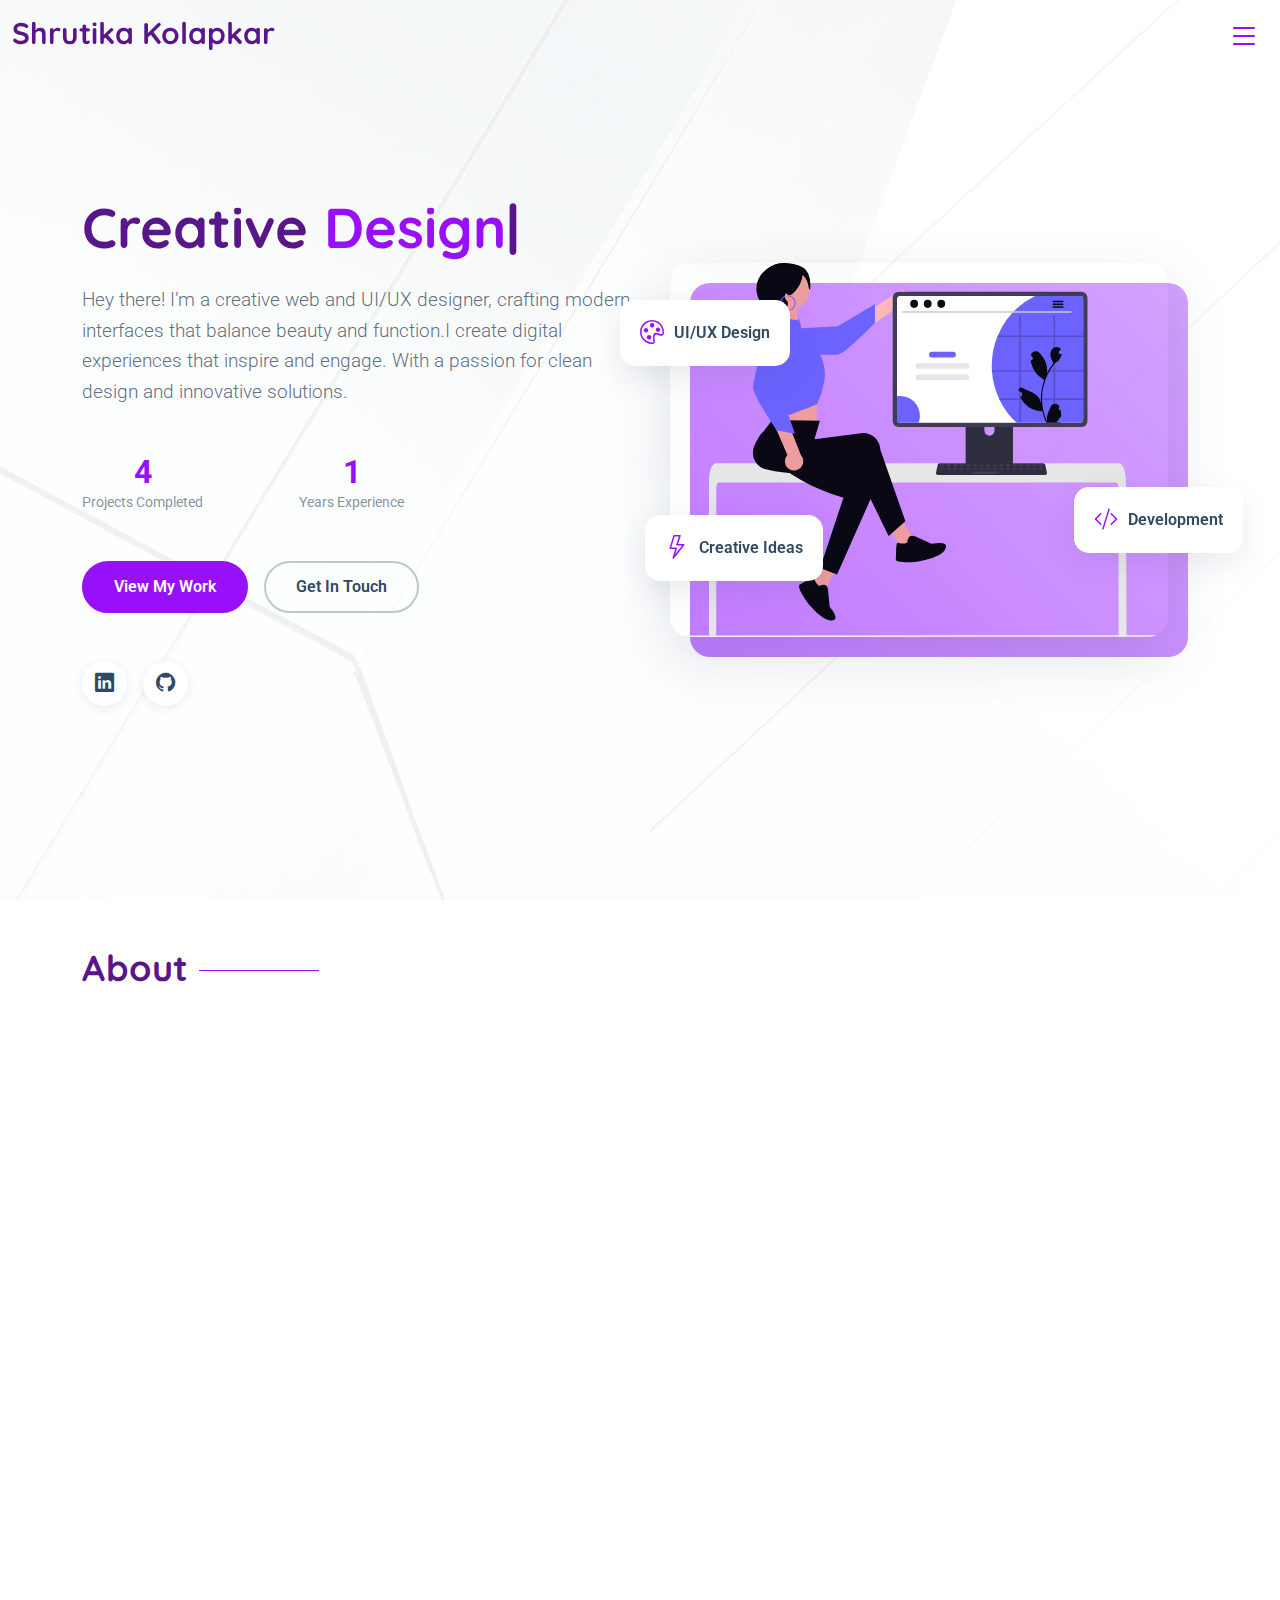
<file: index.html>
<!DOCTYPE html>
<html lang="en">

<head>
  <meta charset="utf-8">
  <meta content="width=device-width, initial-scale=1.0" name="viewport">
  <title>Shrutika Kolapkar Portfolio</title>
  <meta name="description" content="">
  <meta name="keywords" content="">

  <!-- Favicons -->
  <link href="assets/img/favicon.png" rel="icon">
  <link href="assets/img/apple-touch-icon.png" rel="apple-touch-icon">

  <!-- Fonts -->
  <link href="https://fonts.googleapis.com" rel="preconnect">
  <link href="https://fonts.gstatic.com" rel="preconnect" crossorigin>
  <link
    href="https://fonts.googleapis.com/css2?family=Roboto:ital,wght@0,100;0,300;0,400;0,500;0,700;0,900;1,100;1,300;1,400;1,500;1,700;1,900&family=Open+Sans:ital,wght@0,300;0,400;0,500;0,600;0,700;0,800;1,300;1,400;1,500;1,600;1,700;1,800&family=Quicksand:wght@300;400;500;600;700&display=swap"
    rel="stylesheet">

  <!-- Vendor CSS Files -->
  <link href="assets/vendor/bootstrap/css/bootstrap.min.css" rel="stylesheet">
  <link href="assets/vendor/bootstrap-icons/bootstrap-icons.css" rel="stylesheet">
  <link href="assets/vendor/aos/aos.css" rel="stylesheet">
  <link href="assets/vendor/glightbox/css/glightbox.min.css" rel="stylesheet">
  <link href="assets/vendor/swiper/swiper-bundle.min.css" rel="stylesheet">

  <!-- Main CSS File -->
  <link href="assets/css/main.css" rel="stylesheet">
</head>

<body class="index-page">

  <header id="header" class="header d-flex align-items-center fixed-top">
    <div class="container-fluid position-relative d-flex align-items-center justify-content-between">

      <a href="index.html" class="logo d-flex align-items-center">
        <h1 class="sitename">Shrutika Kolapkar</h1>
      </a>

      <nav id="navmenu" class="navmenu">

        <div class="profile-img">
          <img src="assets/img/profile/profile.svg" alt="" class="img-fluid rounded-circle">
        </div>

        <a href="index.html" class="logo d-flex align-items-center justify-content-center active">
          <h1 class="sitename">Shrutika Kolapkar</h1>
        </a>

        <div class="social-links text-center">
          <a href="https://www.linkedin.com/in/shrutika-kolapkar-43567014b/" class="linkedin"><i
              class="bi bi-linkedin"></i></a>
          <a href="https://github.com/Shrutika-Kolapkar1998" class="github"><i class="bi bi-github"></i></a>
        </div>

        <ul>
          <li><a href="#hero">Home</a></li>
          <li><a href="#about">About</a></li>
          <li><a href="#resume">Resume</a></li>
          <li><a href="#portfolio">Portfolio</a></li>
          <li><a href="#projects">Projects</a></li>
          <li><a href="#contact">Contact</a></li>
        </ul>
        <i class="mobile-nav-toggle d-xl-none bi bi-list"></i>
      </nav>

    </div>
  </header>

  <main class="main">

    <!-- Hero Section -->
    <section id="hero" class="hero section">

      <div class="container">
        <div class="row g-0 align-items-center">

          <div class="col-lg-6 hero-content" data-aos="fade-right" data-aos-delay="100">
            <div class="content-wrapper">
              <h1 class="hero-title">Creative <span class="typed" data-typed-items="Designer, Developer, Artist"></span>
              </h1>
              <p class="lead">Hey there! I’m a creative web and UI/UX designer, crafting modern interfaces that balance
                beauty and function.I create digital experiences that inspire and engage. With a passion for clean
                design and
                innovative solutions.</p>

              <div class="hero-stats" data-aos="fade-up" data-aos-delay="200">
                <div class="stat-item">
                  <span class="purecounter" data-purecounter-start="0" data-purecounter-end="10"
                    data-purecounter-duration="2">0</span>
                  <span class="stat-label">Projects Completed</span>
                </div>
                <div class="stat-item">
                  <span class="purecounter" data-purecounter-start="0" data-purecounter-end="4"
                    data-purecounter-duration="2">0</span>
                  <span class="stat-label">Years Experience</span>
                </div>
              </div>

              <div class="hero-actions" data-aos="fade-up" data-aos-delay="300">
                <a href="#portfolio" class="btn btn-primary">View My Work</a>
                <a href="#contact" class="btn btn-outline">Get In Touch</a>
              </div>

              <div class="social-links" data-aos="fade-up" data-aos-delay="400">
                <a href="https://www.linkedin.com/in/shrutika-kolapkar-43567014b/"><i class="bi bi-linkedin"></i></a>
                <a href="https://github.com/Shrutika-Kolapkar1998"><i class="bi bi-github"></i></a>
              </div>
            </div>
          </div>

          <div class="col-lg-6 hero-image" data-aos="fade-left" data-aos-delay="200">
            <div class="image-container">
              <div class="floating-elements">
                <div class="floating-card card-1" data-aos="zoom-in" data-aos-delay="300">
                  <i class="bi bi-palette"></i>
                  <span>UI/UX Design</span>
                </div>
                <div class="floating-card card-2" data-aos="zoom-in" data-aos-delay="400">
                  <i class="bi bi-code-slash"></i>
                  <span>Development</span>
                </div>
                <div class="floating-card card-3" data-aos="zoom-in" data-aos-delay="500">
                  <i class="bi bi-lightning"></i>
                  <span>Creative Ideas</span>
                </div>
              </div>
              <img src="assets/img/profile/profile.svg" alt="Portfolio Hero" class="img-fluid hero-main-image">
              <div class="image-overlay"></div>
            </div>
          </div>

        </div>
      </div>

    </section><!-- /Hero Section -->

    <!-- About Section -->
    <section id="about" class="about section">

      <!-- Section Title -->
      <div class="container section-title">
        <h2>About</h2>
      </div><!-- End Section Title -->

      <div class="container" data-aos="fade-up" data-aos-delay="100">

        <div class="row align-items-center">

          <div class="col-lg-5" data-aos="fade-right" data-aos-delay="200">
            <div class="profile-image-wrapper">
              <div class="profile-image">
                <img src="assets/img/profile/profile.svg" alt="Profile" class="img-fluid">
              </div>
              <div class="signature-section">
                <img src="assets/img/misc/signature.png" alt="Signature" class="signature">
                <p class="quote">Turning creativity into functional, beautiful web experiences.</p>
              </div>
            </div>
          </div>

          <div class="col-lg-7" data-aos="fade-left" data-aos-delay="300">
            <div class="about-content">
              <div class="intro">
                <h2>Hi, I'm Shrutika Kolapkar - a Creative Designer</h2>
                <p>A creative frontend and UI/UX designer with 3+ years of experience crafting clean, responsive, and
                  user-centered web experiences. I love turning ideas into intuitive, high-performance interfaces.</p>
              </div>

              <div class="skills-grid">
                <div class="skill-item" data-aos="zoom-in" data-aos-delay="400">
                  <div class="skill-icon">
                    <i class="bi bi-palette"></i>
                  </div>
                  <h4>UI/UX Design</h4>
                  <p>Design-driven development for purposeful user interactions.</p>
                </div>
                <div class="skill-item" data-aos="zoom-in" data-aos-delay="450">
                  <div class="skill-icon">
                    <i class="bi bi-code-slash"></i>
                  </div>
                  <h4>Frontend Dev</h4>
                  <p>Where design meets development to create meaningful user experiences.</p>
                </div>
              </div>

              <div class="journey-timeline" data-aos="fade-up" data-aos-delay="300">
                <div class="timeline-item">
                  <div class="year">2020</div>
                  <div class="description">Graduated with M. Sc. in Computer Science from Garware College,Pune
                    University</div>
                </div>
                <div class="timeline-item">
                  <div class="year">2021</div>
                  <div class="description">Joined ADDWEB SOLUTION PVT. LTD, Ahmedabad as Associate Software Engineer –
                    Web Design & Development</div>
                </div>
                <div class="timeline-item">
                  <div class="year">2023</div>
                  <div class="description">Joined DIGITALINNK PVT. LTD, Pune as Software Engineer – Web Design &
                    Development</div>
                </div>
              </div>

              <div class="cta-section" data-aos="fade-up" data-aos-delay="400">
                <div class="fun-fact">
                  <span class="emoji">✨</span>
                  <span class="text">Being creative is the art of creation</span>
                </div>
                <div class="action-buttons">
                  <a href="#portfolio" class="btn btn-primary">View My Work</a>
                  <a href="https://drive.google.com/file/d/1naqmhpo5ocNcJKUwUxzjmXss88ugUBBJ/view?usp=drive_link"
                    class="btn btn-outline">Download Resume</a>
                </div>
              </div>

            </div>
          </div>

        </div>

      </div>

    </section><!-- /About Section -->

    <!-- Skills Section -->
    <section id="skills" class="skills section">

      <div class="container" data-aos="fade-up" data-aos-delay="100">

        <div class="row">
          <div class="col-lg-8">
            <div class="skills-grid">
              <div class="row g-4">
                <div class="col-md-6" data-aos="flip-left" data-aos-delay="200">
                  <div class="skill-card">
                    <div class="skill-header">
                      <i class="bi bi-code-slash"></i>
                      <h3>Frontend Development</h3>
                    </div>
                    <div class="skills-animation">
                      <div class="skill-item">
                        <div class="skill-info">
                          <span class="skill-name">HTML/CSS</span>
                          <span class="skill-percentage">95%</span>
                        </div>
                        <div class="skill-bar progress">
                          <div class="progress-bar" role="progressbar" aria-valuenow="95" aria-valuemin="0"
                            aria-valuemax="100"></div>
                        </div>
                      </div>

                      <div class="skill-item">
                        <div class="skill-info">
                          <span class="skill-name">JavaScript</span>
                          <span class="skill-percentage">78%</span>
                        </div>
                        <div class="skill-bar progress">
                          <div class="progress-bar" role="progressbar" aria-valuenow="78" aria-valuemin="0"
                            aria-valuemax="100"></div>
                        </div>
                      </div>

                      <div class="skill-item">
                        <div class="skill-info">
                          <span class="skill-name">React.js</span>
                          <span class="skill-percentage">52%</span>
                        </div>
                        <div class="skill-bar progress">
                          <div class="progress-bar" role="progressbar" aria-valuenow="52" aria-valuemin="0"
                            aria-valuemax="100"></div>
                        </div>
                      </div>
                    </div>
                  </div><!-- End Frontend Card -->
                </div>

                <div class="col-md-6" data-aos="flip-left" data-aos-delay="300">
                  <div class="skill-card">
                    <div class="skill-header">
                      <i class="bi bi-server"></i>
                      <h3>Backend Development</h3>
                    </div>
                    <div class="skills-animation">
                      <div class="skill-item">
                        <div class="skill-info">
                          <span class="skill-name">PHP</span>
                          <span class="skill-percentage">68%</span>
                        </div>
                        <div class="skill-bar progress">
                          <div class="progress-bar" role="progressbar" aria-valuenow="68" aria-valuemin="0"
                            aria-valuemax="100"></div>
                        </div>
                      </div>

                      <div class="skill-item">
                        <div class="skill-info">
                          <span class="skill-name">Laravel</span>
                          <span class="skill-percentage">55%</span>
                        </div>
                        <div class="skill-bar progress">
                          <div class="progress-bar" role="progressbar" aria-valuenow="55" aria-valuemin="0"
                            aria-valuemax="100"></div>
                        </div>
                      </div>

                      <div class="skill-item">
                        <div class="skill-info">
                          <span class="skill-name">MySQL</span>
                          <span class="skill-percentage">52%</span>
                        </div>
                        <div class="skill-bar progress">
                          <div class="progress-bar" role="progressbar" aria-valuenow="52" aria-valuemin="0"
                            aria-valuemax="100"></div>
                        </div>
                      </div>
                    </div>
                  </div><!-- End Backend Card -->
                </div>

                <div class="col-md-6" data-aos="flip-left" data-aos-delay="400">
                  <div class="skill-card">
                    <div class="skill-header">
                      <i class="bi bi-palette"></i>
                      <h3>Design &amp; Tools</h3>
                    </div>
                    <div class="skills-animation">
                      <div class="skill-item">
                        <div class="skill-info">
                          <span class="skill-name">Figma</span>
                          <span class="skill-percentage">95%</span>
                        </div>
                        <div class="skill-bar progress">
                          <div class="progress-bar" role="progressbar" aria-valuenow="95" aria-valuemin="0"
                            aria-valuemax="100"></div>
                        </div>
                      </div>

                      <div class="skill-item">
                        <div class="skill-info">
                          <span class="skill-name">Adobe XD</span>
                          <span class="skill-percentage">60%</span>
                        </div>
                        <div class="skill-bar progress">
                          <div class="progress-bar" role="progressbar" aria-valuenow="60" aria-valuemin="0"
                            aria-valuemax="100"></div>
                        </div>
                      </div>

                      <div class="skill-item">
                        <div class="skill-info">
                          <span class="skill-name">Creatie.ai/</span>
                          <span class="skill-percentage">78%</span>
                        </div>
                        <div class="skill-bar progress">
                          <div class="progress-bar" role="progressbar" aria-valuenow="78" aria-valuemin="0"
                            aria-valuemax="100"></div>
                        </div>
                      </div>
                    </div>
                  </div><!-- End Design Card -->
                </div>
                <div class="col-md-6 aos-init aos-animate" data-aos="flip-left" data-aos-delay="500">
                  <div class="skill-card">
                    <div class="skill-header">
                      <i class="bi bi-cloud"></i>
                      <h3>Cloud &amp; DevOps</h3>
                    </div>
                    <div class="skills-animation">
                      <div class="skill-item">
                        <div class="skill-info">
                          <span class="skill-name">Git</span>
                          <span class="skill-percentage">90%</span>
                        </div>
                        <div class="skill-bar progress">
                          <div class="progress-bar" role="progressbar" aria-valuenow="90" aria-valuemin="0"
                            aria-valuemax="100" style="width: 90%;"></div>
                        </div>
                      </div>
                    </div>
                  </div><!-- End DevOps Card -->
                </div>
              </div>
            </div><!-- End Skills Grid -->
          </div>

          <div class="col-lg-4">
            <div class="skills-summary" data-aos="fade-left" data-aos-delay="200">
              <h3>My Career so far</h3>
              <p>With 3+ years of experience in web design and frontend development, I've worked across agencies and
                tech teams to build responsive websites, scalable React applications, and CMS-driven platforms. My
                journey spans translating UI/UX designs into functional code, optimizing performance, and ensuring
                accessibility across devices.</p>

              <div class="summary-stats">
                <div class="stat-item" data-aos="zoom-in" data-aos-delay="300">
                  <div class="stat-circle">
                    <i class="bi bi-trophy"></i>
                  </div>
                  <div class="stat-info">
                    <span class="stat-number">3+</span>
                    <span class="stat-label">Years Experience</span>
                  </div>
                </div>

                <div class="stat-item" data-aos="zoom-in" data-aos-delay="400">
                  <div class="stat-circle">
                    <i class="bi bi-diagram-3"></i>
                  </div>
                  <div class="stat-info">
                    <span class="stat-number">8+</span>
                    <span class="stat-label">Projects Completed</span>
                  </div>
                </div>
              </div>

              <div class="skills-badges" data-aos="fade-up" data-aos-delay="600">
                <h4>Certifications</h4>
                <div class="badge-list">
                  <div class="skill-badge">UI/UX Design</div>
                </div>
              </div>
            </div><!-- End Skills Summary -->
          </div>
        </div>

      </div>

    </section><!-- /Skills Section -->

    <!-- Resume Section -->
    <section id="resume" class="resume section">

      <!-- Section Title -->
      <div class="container section-title">
        <h2>Resume</h2>
      </div><!-- End Section Title -->

      <div class="container" data-aos="fade-up" data-aos-delay="100">

        <div class="row">
          <div class="col-lg-12" data-aos="fade-right" data-aos-delay="200">
            <div class="experience-section">
              <div class="section-header">
                <h2><i class="bi bi-briefcase"></i> Professional Journey</h2>
                <p class="section-subtitle">From starting as a design-focused intern to becoming a frontend developer
                  and UI/UX designer, my
                  journey has been shaped by a passion for clean code and beautiful interfaces. I’ve collaborated
                  with cross-functional teams to bring intuitive, accessible, and responsive digital products to
                  life.</p>
              </div>

              <div class="experience-cards">
                <div class="experience-card" data-aos="zoom-in" data-aos-delay="300">
                  <div class="card-header">
                    <div class="role-info">
                      <h3>Software Engineer – Web Design & Development</h3>
                      <h4>DIGITALINNK PVT. LTD, Pune (Remote)</h4>
                    </div>
                    <span class="duration">Oct 2023 – Present</span>
                  </div>
                  <div class="card-body">
                    <p>• Developed responsive, dynamic user interfaces using React.js for automobile dealership and
                      fleet platforms</p>
                    <p>• Collaborated with cross-functional teams to deliver scalable web applications in an agile
                      environment</p>
                    <p>• Translated Figma designs into reusable React components, ensuring pixel-perfect UI and
                      adherence to brand guidelines</p>
                    <p>• Implemented features like vehicle inventory views, dashboards, booking workflows</p>
                    <p>• Ensured cross-browser compatibility, accessibility, and performance optimization</p>
                    <p>• Participated in sprint reviews, design sessions, and code reviews</p>
                  </div>
                </div>

                <div class="experience-card" data-aos="zoom-in" data-aos-delay="400">
                  <div class="card-header">
                    <div class="role-info">
                      <h3>Associate Software Engineer – Web Design & Development</h3>
                      <h4>ADDWEB SOLUTION PVT. LTD, Ahmedabad</h4>
                    </div>
                    <span class="duration">July 2021 – Oct 2023</span>
                  </div>
                  <div class="card-body">
                    <p>• Developed websites using HTML, CSS, jQuery, React.js, Vue.js, and various CMS platforms</p>
                    <p>• Built reusable UI components and implemented custom landing pages</p>
                    <p>• Worked on WordPress, Drupal, Joomla, and Laravel projects</p>
                    <p>• Standardized all output with a mobile-first approach</p>
                    <p>• Evaluated UX/UI designs from Figma/Adobe XD for technical feasibility</p>
                    <p>• Followed Agile methodology and ensured WCAG AAA accessibility compliance</p>
                    <p>• Conducted development, debugging, testing, and documentation of website features</p>
                  </div>
                </div>

                <div class="experience-card" data-aos="zoom-in" data-aos-delay="500">
                  <div class="card-header">
                    <div class="role-info">
                      <h3>Software Engineering Intern</h3>
                      <h4>NEETA-TECH PVT. LTD, Pune</h4>
                    </div>
                    <span class="duration">Jan 2020 – July 2020</span>
                  </div>
                  <div class="card-body">
                    <p>• Developed UI using HTML5, CSS3, jQuery, and JavaScript for cross-browser functionality</p>
                    <p>• Designed and tested responsive dashboards for ‘MajhiTest’ Education System</p>
                    <p>• Created secure PHP connections to MySQL databases</p>
                    <p>• Used Bootstrap Grid System and CSS3 media queries for responsive layouts</p>
                    </p>
                  </div>
                </div>
              </div>
            </div>
          </div>

          <div class="col-lg-12" data-aos="fade-left" data-aos-delay="200">
            <div class="education-section">
              <div class="section-header">
                <h2><i class="bi bi-mortarboard"></i> Academic Excellence</h2>
                <p class="section-subtitle">With a strong academic foundation in Computer Science, I’ve developed a deep
                  understanding of technology and problem-solving. My education has not only sharpened my technical
                  skills but also nurtured my creative thinking — both of which continue to guide my approach to UI/UX
                  design and development.</p>
              </div>

              <div class="education-timeline">
                <div class="timeline-track"></div>

                <div class="education-item" data-aos="slide-up" data-aos-delay="300">
                  <div class="timeline-marker"></div>
                  <div class="education-content">
                    <div class="degree-header">
                      <h3>Master of Computer Science</h3>
                      <span class="year">2019 - 2020</span>
                    </div>
                    <h4 class="institution">Garware College, Pune University</h4>
                    <p>Cum sociis natoque penatibus et magnis dis parturient montes nascetur ridiculus mus donec quam
                      felis ultricies nec.</p>
                  </div>
                </div>

                <div class="education-item" data-aos="slide-up" data-aos-delay="400">
                  <div class="timeline-marker"></div>
                  <div class="education-content">
                    <div class="degree-header">
                      <h3>Bachelor of Computer Science</h3>
                      <span class="year">2016 - 2018</span>
                    </div>
                    <h4 class="institution">Sangamner College, Pune University</h4>
                    <p>Nullam dictum felis eu pede mollis pretium integer tincidunt cras dapibus vivamus elementum
                      semper nisi aenean vulputate.</p>
                  </div>
                </div>
              </div>
            </div>
          </div>
        </div>

      </div>

    </section><!-- /Resume Section -->

    <!-- Portfolio Section -->
    <section id="portfolio" class="portfolio section">

      <!-- Section Title -->
      <div class="container section-title">
        <h2>Portfolio</h2>
      </div><!-- End Section Title -->

      <div class="container-fluid" data-aos="fade-up" data-aos-delay="100">

        <div class="isotope-layout" data-default-filter="*" data-layout="masonry" data-sort="original-order">

          <ul class="portfolio-filters isotope-filters" data-aos="fade-up" data-aos-delay="200">
            <li data-filter="*" class="filter-active">
              <i class="bi bi-grid-3x3"></i> All Projects
            </li>
            <li data-filter=".filter-ui">
              UI/UX
            </li>
            <li data-filter=".filter-dev">
              Development
            </li>
          </ul>

          <div class="row g-4 isotope-container" data-aos="fade-up" data-aos-delay="300">
            <div class="col-xl-3 col-lg-4 col-md-6 portfolio-item isotope-item filter-dev">
              <article class="portfolio-entry">
                <figure class="entry-image">
                  <img src="assets/img/portfolio/portfolio-1.webp" class="img-fluid" alt="" loading="lazy">
                  <div class="entry-overlay">
                    <div class="overlay-content">
                      <h3 class="entry-title">Travel Nation – Tailor-Made Travel Experiences</h3>
                      <div class="entry-links">
                        <a href="assets/img/portfolio/portfolio-1.webp" class="glightbox"
                          data-gallery="portfolio-gallery-ui"
                          data-glightbox="title: Travel Nation – Tailor-Made Travel Experiences; description: Travel Nation is a leading authority in round-the-world travel with decades of expertise and a zest for adventure. Choosing the right tour operator for a significant journey is important. Their team of friendly and knowledgeable consultants provides expert advice and fair pricing, ensuring your budget and travel plans are safe. Since 2001, Travel Nation has been delivering exceptional travel experiences and earning the trust of their satisfied customers.">
                          <i class="bi bi-arrows-angle-expand"></i>
                        </a>
                      </div>
                    </div>
                  </div>
                </figure>
              </article>
            </div><!-- End Portfolio Item -->
            <div class="col-xl-3 col-lg-4 col-md-6 portfolio-item isotope-item filter-ui">
              <article class="portfolio-entry">
                <figure class="entry-image">
                  <img src="assets/img/portfolio/portfolio-3.webp" class="img-fluid" alt="" loading="lazy">
                  <div class="entry-overlay">
                    <div class="overlay-content">
                      <h3 class="entry-title">SageFlow
                      </h3>
                      <div class="entry-links">
                        <a href="assets/img/portfolio/portfolio-3.webp" class="glightbox"
                          data-gallery="portfolio-gallery-development"
                          data-glightbox="title: SageFlow
; description: Sageflow is a consulting company that builds business and improve organizational capacity. It provides strategic solutions for changing markets and developing organizations and individuals to realize potential and improve performance.">
                          <i class="bi bi-arrows-angle-expand"></i>
                        </a>
                      </div>
                    </div>
                  </div>
                </figure>
              </article>
            </div><!-- End Portfolio Item -->
            <div class="col-xl-3 col-lg-4 col-md-6 portfolio-item isotope-item filter-ui">
              <article class="portfolio-entry">
                <figure class="entry-image">
                  <img src="assets/img/portfolio/portfolio-2.webp" class="img-fluid" alt="" loading="lazy">
                  <div class="entry-overlay">
                    <div class="overlay-content">
                      <h3 class="entry-title">Shareplay</h3>
                      <div class="entry-links">
                        <a href="assets/img/portfolio/portfolio-2.webp" class="glightbox"
                          data-gallery="portfolio-gallery-ui"
                          data-glightbox="title: Shareplay; description: SharePlay is a platform for gamers to come together and interact with each other to build and grow their communities. The platform is for everyone who loves games. The users can stream their gameplay and interact with the audience. As their major service is fully dependent on their platform, they were very particular about their UI as the users will be interacting with the platform extensively when consuming creator content on SharePlay.">
                          <i class="bi bi-arrows-angle-expand"></i>
                        </a>
                        </a><a href="portfolio-details1.html">
                          <i class="bi bi-arrow-right"></i>
                        </a>
                      </div>
                    </div>
                  </div>
                </figure>
              </article>
            </div><!-- End Portfolio Item -->
            <div class="col-xl-3 col-lg-4 col-md-6 portfolio-item isotope-item filter-ui">
              <article class="portfolio-entry">
                <figure class="entry-image">
                  <img src="assets/img/portfolio/portfolio-4.webp" class="img-fluid" alt="" loading="lazy">
                  <div class="entry-overlay">
                    <div class="overlay-content">
                      <h3 class="entry-title">BBZ: GERMAN LANGUAGE SCHOOL</h3>
                      <div class="entry-links">
                        <a href="assets/img/portfolio/portfolio-4.webp" class="glightbox"
                          data-gallery="portfolio-gallery-development"
                          data-glightbox="title: BBZ: GERMAN LANGUAGE SCHOOL; description: A part of the Kiry Group of Companies, the BBZ Language Schools, are renowned for their offerings in training, coaching, and implantation of activation and placement measures since 1987. As an integrator course provider in Germany, the organization focuses on needs-based German courses and job-related German language support.">
                          <i class="bi bi-arrows-angle-expand"></i>
                        </a>
                      </div>
                    </div>
                  </div>
                </figure>
              </article>
            </div><!-- End Portfolio Item -->
            <div class="col-xl-3 col-lg-4 col-md-6 portfolio-item isotope-item filter-dev">
              <article class="portfolio-entry">
                <figure class="entry-image">
                  <img src="assets/img/portfolio/portfolio-6.webp" class="img-fluid" alt="" loading="lazy">
                  <div class="entry-overlay">
                    <div class="overlay-content">
                      <h3 class="entry-title">UVG Forex</h3>
                      <div class="entry-links">
                        <a href="assets/img/portfolio/portfolio-6.webp" class="glightbox"
                          data-gallery="portfolio-gallery-photography"
                          data-glightbox="title: UVG Forex; description: The client is the King of Papua New Guinea, one of the world’s sovereign cities. The city is the heart of the contiguous territory and the center of political, economic, and cultural life there.">
                          <i class="bi bi-arrows-angle-expand"></i>
                        </a>
                      </div>
                    </div>
                  </div>
                </figure>
              </article>
            </div><!-- End Portfolio Item -->
            <div class="col-xl-3 col-lg-4 col-md-6 portfolio-item isotope-item filter-ui">
              <article class="portfolio-entry">
                <figure class="entry-image">
                  <img src="assets/img/portfolio/portfolio-9.png" class="img-fluid" alt="" loading="lazy">
                  <div class="entry-overlay">
                    <div class="overlay-content">
                      <h3 class="entry-title">Bruno App</h3>
                      <div class="entry-links">
                        <a href="assets/img/portfolio/portfolio-9.png" class="glightbox"
                          data-gallery="portfolio-gallery-marketing"
                          data-glightbox="title: Bruno App; description: Fusce dapibus, tellus ac cursus commodo, tortor mauris condimentum.">
                          <i class="bi bi-arrows-angle-expand"></i>
                        </a>
                      </div>
                    </div>
                  </div>
                </figure>
              </article>
            </div><!-- End Portfolio Item -->
            <div class="col-xl-3 col-lg-4 col-md-6 portfolio-item isotope-item filter-dev">
              <article class="portfolio-entry">
                <figure class="entry-image">
                  <img src="assets/img/portfolio/portfolio-5.webp" class="img-fluid" alt="" loading="lazy">
                  <div class="entry-overlay">
                    <div class="overlay-content">
                      <h3 class="entry-title">VOXABOT</h3>
                      <div class="entry-links">
                        <a href="assets/img/portfolio/portfolio-5.webp" class="glightbox"
                          data-gallery="portfolio-gallery-marketing"
                          data-glightbox="title: VOXABOT; description: Voxabot is a TTS editing platform helping businesses improve the quality of their text-to-speech outputs. Voxabot users can use the latest TTS engines of Google, AWS, and Azure. The platform enables its users to edit files with great accuracy and control over each word and syllable, making it one of the world’s most reliable and high-quality TTS editing platforms. The brand aims to make TTS outputs sound natural as delivered by humans.">
                          <i class="bi bi-arrows-angle-expand"></i>
                        </a><a href="portfolio-details.html">
                          <i class="bi bi-arrow-right"></i>
                        </a>
                      </div>
                    </div>
                  </div>
                </figure>
              </article>
            </div><!-- End Portfolio Item -->
            <div class="col-xl-3 col-lg-4 col-md-6 portfolio-item isotope-item filter-dev">
              <article class="portfolio-entry">
                <figure class="entry-image">
                  <img src="assets/img/portfolio/portfolio-8.png" class="img-fluid" alt="" loading="lazy">
                  <div class="entry-overlay">
                    <div class="overlay-content">
                      <h3 class="entry-title">VISN- automobile site</h3>
                      <div class="entry-links">
                        <a href="assets/img/portfolio/portfolio-8.png" class="glightbox"
                          data-gallery="portfolio-gallery-marketing"
                          data-glightbox="title: VISN- automobile site; description: Fusce dapibus, tellus ac cursus commodo, tortor mauris condimentum.">
                          <i class="bi bi-arrows-angle-expand"></i>
                        </a>
                      </div>
                    </div>
                  </div>
                </figure>
              </article>
            </div><!-- End Portfolio Item -->
            <div class="col-xl-3 col-lg-4 col-md-6 portfolio-item isotope-item filter-ui">
              <article class="portfolio-entry">
                <figure class="entry-image">
                  <img src="assets/img/portfolio/portfolio-7.webp" class="img-fluid" alt="" loading="lazy">
                  <div class="entry-overlay">
                    <div class="overlay-content">
                      <h3 class="entry-title">SkillFlow- One Platform that Connects Mentors & Mentees </h3>
                      <div class="entry-links">
                        <a href="assets/img/portfolio/portfolio-7.webp" class="glightbox"
                          data-gallery="portfolio-gallery-marketing"
                          data-glightbox="title: SkillFlow- One Platform that Connects Mentors & Mentees ; description: Sageflow approached us with a vision to create SkillFlow, a platform designed to connect mentors and mentees across the globe, helping individuals and organizations collaborate toward achieving their personal and professional goals. However, the client faced several operational hurdles that needed resolution.">
                          <i class="bi bi-arrows-angle-expand"></i>
                        </a>
                      </div>
                    </div>
                  </div>
                </figure>
              </article>
            </div><!-- End Portfolio Item -->
            <div class="col-xl-3 col-lg-4 col-md-6 portfolio-item isotope-item filter-ui">
              <article class="portfolio-entry">
                <figure class="entry-image">
                  <img src="assets/img/portfolio/portfolio-10.png" class="img-fluid" alt="" loading="lazy">
                  <div class="entry-overlay">
                    <div class="overlay-content">
                      <h3 class="entry-title">Media Agency</h3>
                      <div class="entry-links">
                        <a href="assets/img/portfolio/portfolio-10.png" class="glightbox"
                          data-gallery="portfolio-gallery-marketing"
                          data-glightbox="title: Media Agency; description: Fusce dapibus, tellus ac cursus commodo, tortor mauris condimentum.">
                          <i class="bi bi-arrows-angle-expand"></i>
                        </a>
                      </div>
                    </div>
                  </div>
                </figure>
              </article>
            </div><!-- End Portfolio Item -->
          </div><!-- End Portfolio Container -->

        </div>

      </div>

    </section><!-- /Portfolio Section -->

    <!-- Contact Section -->
    <section id="contact" class="contact section light-background">

      <!-- Section Title -->
      <div class="container" data-aos="fade-up" data-aos-delay="100">

        <div class="row g-4 g-lg-5">
          <div class="col-lg-12">
            <div class="contact-form" data-aos="fade-up" data-aos-delay="300">
              <h3>Get In Touch</h3>
              <p>Thank you for your interest in my work!
              </p>

              <form action="forms/contact.php" method="post" class="php-email-form" data-aos="fade-up"
                data-aos-delay="200">
                <div class="row gy-4">

                  <div class="col-md-6">
                    <input type="text" name="name" class="form-control" placeholder="Your Name" required="">
                  </div>

                  <div class="col-md-6 ">
                    <input type="email" class="form-control" name="email" placeholder="Your Email" required="">
                  </div>

                  <div class="col-12">
                    <input type="text" class="form-control" name="subject" placeholder="Subject" required="">
                  </div>

                  <div class="col-12">
                    <textarea class="form-control" name="message" rows="6" placeholder="Message" required=""></textarea>
                  </div>

                  <div class="col-12 text-center">
                    <div class="loading">Loading</div>
                    <div class="error-message"></div>
                    <div class="sent-message">Your message has been sent. Thank you!</div>

                    <button type="submit" class="btn">Send Message</button>
                  </div>

                </div>
              </form>

            </div>
          </div>

        </div>

      </div>

    </section><!-- /Contact Section -->

  </main>

  <!-- Scroll Top -->
  <a href="#" id="scroll-top" class="scroll-top d-flex align-items-center justify-content-center"><i
      class="bi bi-arrow-up-short"></i></a>

  <!-- Vendor JS Files -->
  <script src="assets/vendor/bootstrap/js/bootstrap.bundle.min.js"></script>
  <script src="assets/vendor/php-email-form/validate.js"></script>
  <script src="assets/vendor/aos/aos.js"></script>
  <script src="assets/vendor/purecounter/purecounter_vanilla.js"></script>
  <script src="assets/vendor/typed.js/typed.umd.js"></script>
  <script src="assets/vendor/waypoints/noframework.waypoints.js"></script>
  <script src="assets/vendor/glightbox/js/glightbox.min.js"></script>
  <script src="assets/vendor/imagesloaded/imagesloaded.pkgd.min.js"></script>
  <script src="assets/vendor/isotope-layout/isotope.pkgd.min.js"></script>
  <script src="assets/vendor/swiper/swiper-bundle.min.js"></script>

  <!-- Main JS File -->
  <script src="assets/js/main.js"></script>

</body>

</html>
</file>
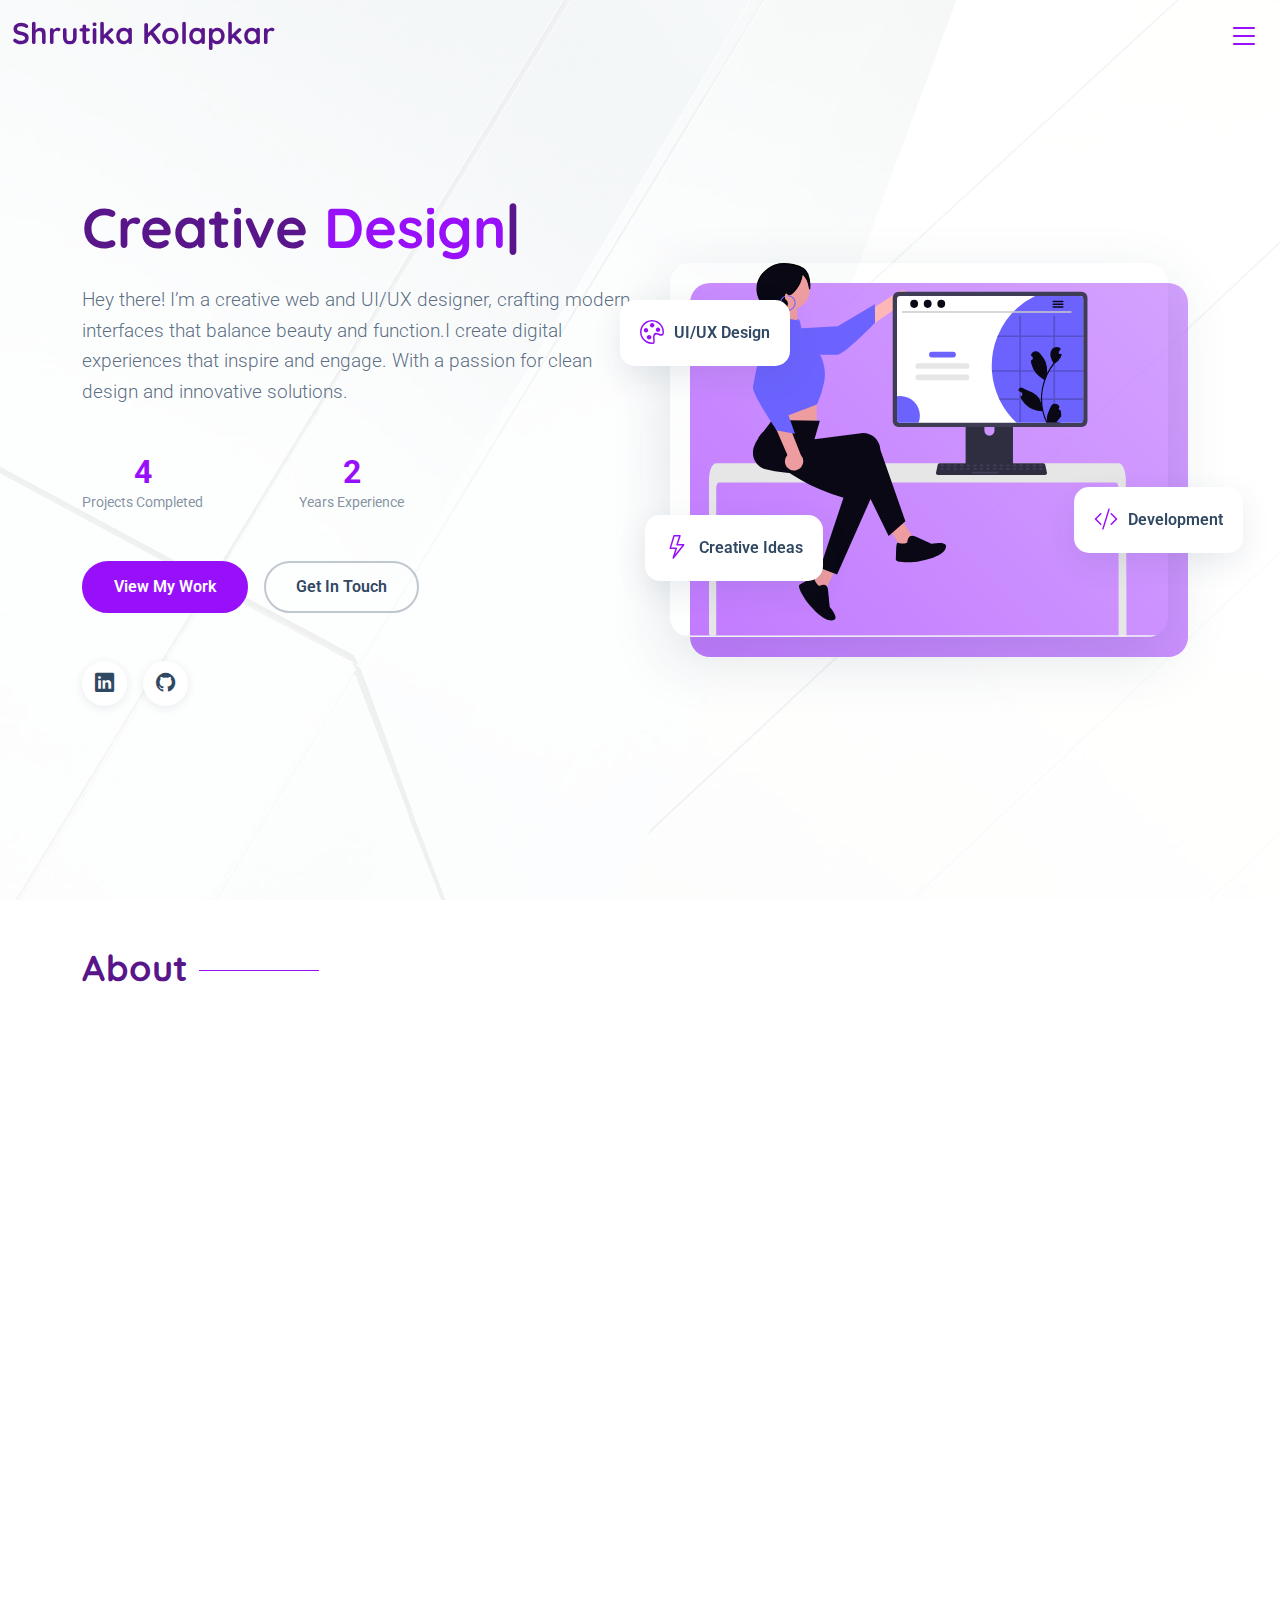
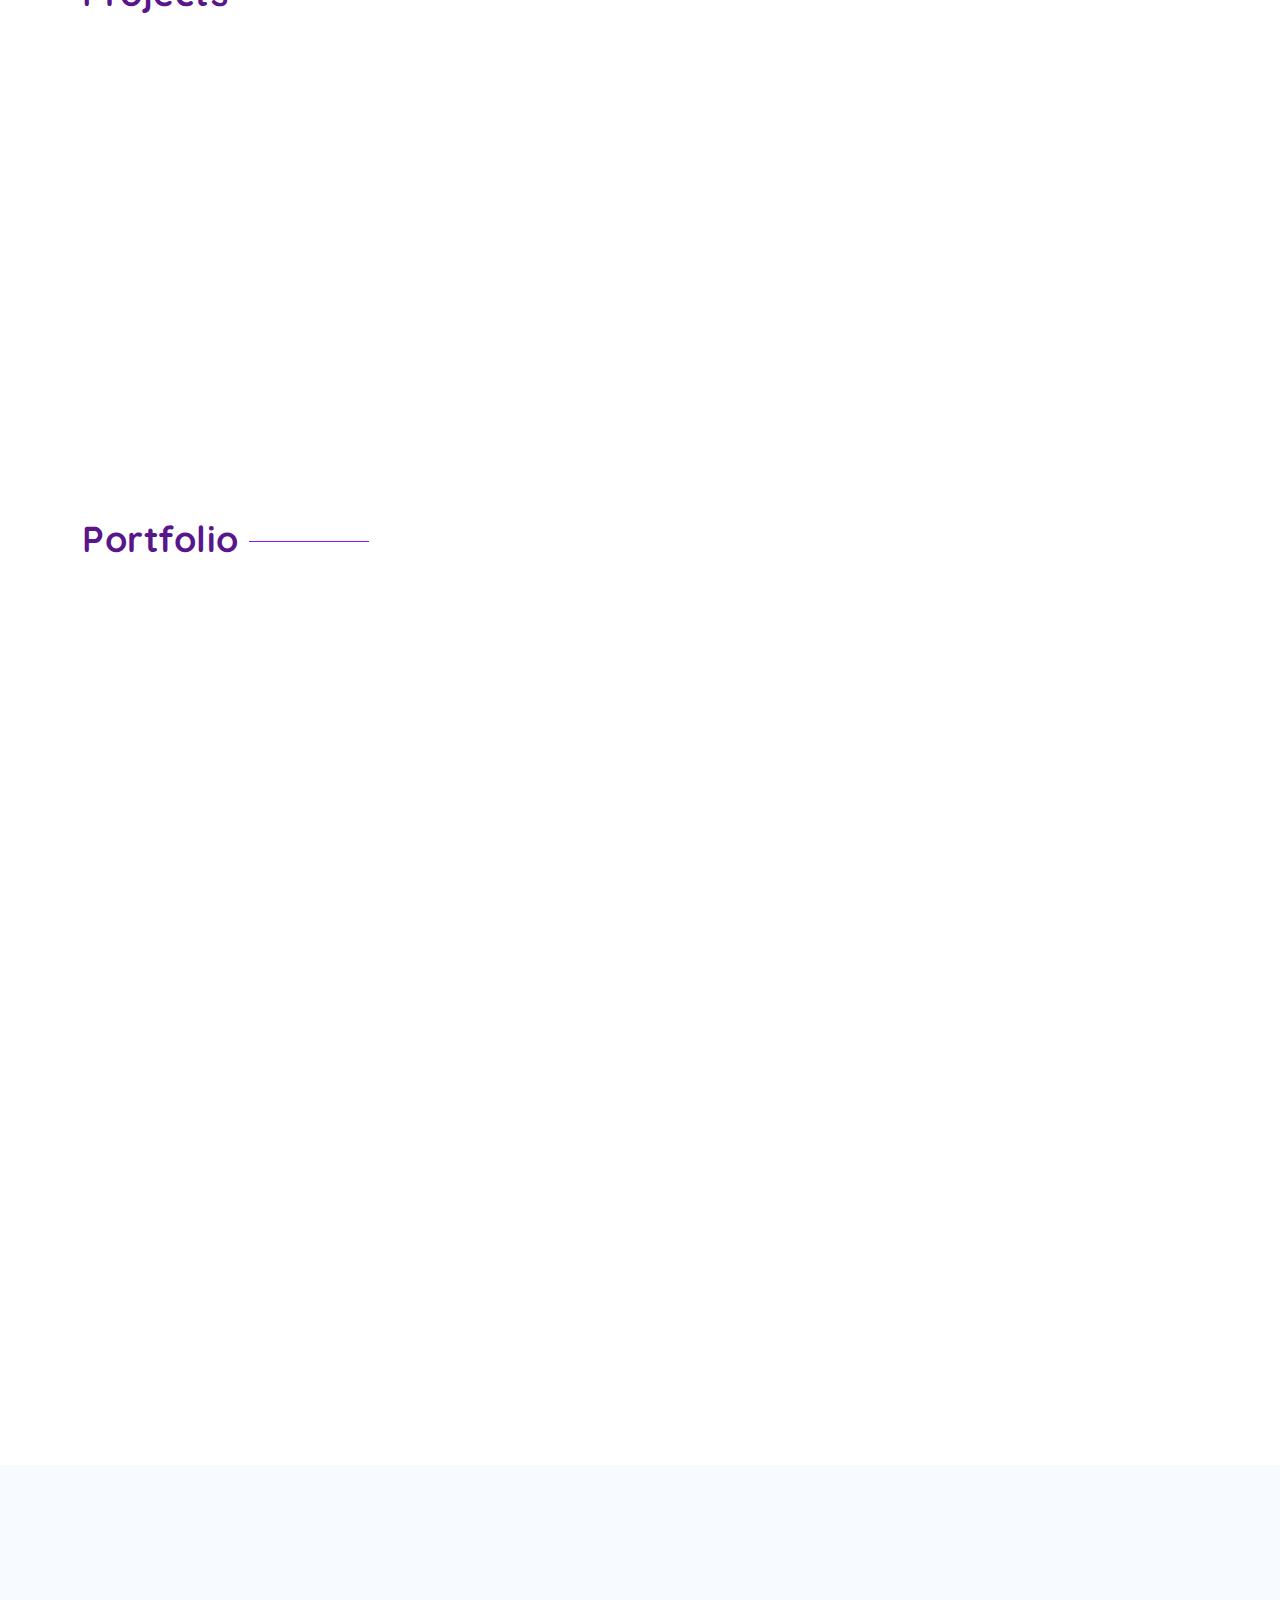
<file: Shrutika Kolapkar Porfolio/index.html>
<!DOCTYPE html>
<html lang="en">

<head>
  <meta charset="utf-8">
  <meta content="width=device-width, initial-scale=1.0" name="viewport">
  <title>Shrutika Kolapkar Portfolio</title>
  <meta name="description" content="">
  <meta name="keywords" content="">

  <!-- Favicons -->
  <link href="assets/img/favicon.png" rel="icon">
  <link href="assets/img/apple-touch-icon.png" rel="apple-touch-icon">

  <!-- Fonts -->
  <link href="https://fonts.googleapis.com" rel="preconnect">
  <link href="https://fonts.gstatic.com" rel="preconnect" crossorigin>
  <link
    href="https://fonts.googleapis.com/css2?family=Roboto:ital,wght@0,100;0,300;0,400;0,500;0,700;0,900;1,100;1,300;1,400;1,500;1,700;1,900&family=Open+Sans:ital,wght@0,300;0,400;0,500;0,600;0,700;0,800;1,300;1,400;1,500;1,600;1,700;1,800&family=Quicksand:wght@300;400;500;600;700&display=swap"
    rel="stylesheet">

  <!-- Vendor CSS Files -->
  <link href="assets/vendor/bootstrap/css/bootstrap.min.css" rel="stylesheet">
  <link href="assets/vendor/bootstrap-icons/bootstrap-icons.css" rel="stylesheet">
  <link href="assets/vendor/aos/aos.css" rel="stylesheet">
  <link href="assets/vendor/glightbox/css/glightbox.min.css" rel="stylesheet">
  <link href="assets/vendor/swiper/swiper-bundle.min.css" rel="stylesheet">

  <!-- Main CSS File -->
  <link href="assets/css/main.css" rel="stylesheet">
</head>

<body class="index-page">

  <header id="header" class="header d-flex align-items-center fixed-top">
    <div class="container-fluid position-relative d-flex align-items-center justify-content-between">

      <a href="index.html" class="logo d-flex align-items-center">
        <h1 class="sitename">Shrutika Kolapkar</h1>
      </a>

      <nav id="navmenu" class="navmenu">

        <div class="profile-img">
          <img src="assets/img/profile/profile.svg" alt="" class="img-fluid rounded-circle">
        </div>

        <a href="index.html" class="logo d-flex align-items-center justify-content-center active">
          <h1 class="sitename">Shrutika Kolapkar</h1>
        </a>

        <div class="social-links text-center">
          <a href="https://www.linkedin.com/in/shrutika-kolapkar-43567014b/" class="linkedin"><i
              class="bi bi-linkedin"></i></a>
          <a href="https://github.com/Shrutika1698" class="github"><i class="bi bi-github"></i></a>
        </div>

        <ul>
          <li><a href="#hero">Home</a></li>
          <li><a href="#about">About</a></li>
          <li><a href="#resume">Resume</a></li>
          <li><a href="#portfolio">Portfolio</a></li>
          <li><a href="#projects">Projects</a></li>
          <li><a href="#contact">Contact</a></li>
        </ul>
        <i class="mobile-nav-toggle d-xl-none bi bi-list"></i>
      </nav>

    </div>
  </header>

  <main class="main">

    <!-- Hero Section -->
    <section id="hero" class="hero section">

      <div class="container">
        <div class="row g-0 align-items-center">

          <div class="col-lg-6 hero-content" data-aos="fade-right" data-aos-delay="100">
            <div class="content-wrapper">
              <h1 class="hero-title">Creative <span class="typed" data-typed-items="Designer, Developer, Artist"></span>
              </h1>
              <p class="lead">Hey there! I’m a creative web and UI/UX designer, crafting modern interfaces that balance
                beauty and function.I create digital experiences that inspire and engage. With a passion for clean
                design and
                innovative solutions.</p>

              <div class="hero-stats" data-aos="fade-up" data-aos-delay="200">
                <div class="stat-item">
                  <span class="purecounter" data-purecounter-start="0" data-purecounter-end="10"
                    data-purecounter-duration="2">0</span>
                  <span class="stat-label">Projects Completed</span>
                </div>
                <div class="stat-item">
                  <span class="purecounter" data-purecounter-start="0" data-purecounter-end="4"
                    data-purecounter-duration="2">0</span>
                  <span class="stat-label">Years Experience</span>
                </div>
              </div>

              <div class="hero-actions" data-aos="fade-up" data-aos-delay="300">
                <a href="#portfolio" class="btn btn-primary">View My Work</a>
                <a href="#contact" class="btn btn-outline">Get In Touch</a>
              </div>

              <div class="social-links" data-aos="fade-up" data-aos-delay="400">
                <a href="https://www.linkedin.com/in/shrutika-kolapkar-43567014b/"><i class="bi bi-linkedin"></i></a>
                <a href="https://github.com/Shrutika1698"><i class="bi bi-github"></i></a>
              </div>
            </div>
          </div>

          <div class="col-lg-6 hero-image" data-aos="fade-left" data-aos-delay="200">
            <div class="image-container">
              <div class="floating-elements">
                <div class="floating-card card-1" data-aos="zoom-in" data-aos-delay="300">
                  <i class="bi bi-palette"></i>
                  <span>UI/UX Design</span>
                </div>
                <div class="floating-card card-2" data-aos="zoom-in" data-aos-delay="400">
                  <i class="bi bi-code-slash"></i>
                  <span>Development</span>
                </div>
                <div class="floating-card card-3" data-aos="zoom-in" data-aos-delay="500">
                  <i class="bi bi-lightning"></i>
                  <span>Creative Ideas</span>
                </div>
              </div>
              <img src="assets/img/profile/profile.svg" alt="Portfolio Hero" class="img-fluid hero-main-image">
              <div class="image-overlay"></div>
            </div>
          </div>

        </div>
      </div>

    </section><!-- /Hero Section -->

    <!-- About Section -->
    <section id="about" class="about section">

      <!-- Section Title -->
      <div class="container section-title">
        <h2>About</h2>
      </div><!-- End Section Title -->

      <div class="container" data-aos="fade-up" data-aos-delay="100">

        <div class="row align-items-center">

          <div class="col-lg-5" data-aos="fade-right" data-aos-delay="200">
            <div class="profile-image-wrapper">
              <div class="profile-image">
                <img src="assets/img/profile/profile.svg" alt="Profile" class="img-fluid">
              </div>
              <div class="signature-section">
                <img src="assets/img/misc/signature.png" alt="Signature" class="signature">
                <p class="quote">Turning creativity into functional, beautiful web experiences.</p>
              </div>
            </div>
          </div>

          <div class="col-lg-7" data-aos="fade-left" data-aos-delay="300">
            <div class="about-content">
              <div class="intro">
                <h2>Hi, I'm Shrutika Kolapkar - a Creative Designer</h2>
                <p>A creative frontend and UI/UX designer with 3+ years of experience crafting clean, responsive, and
                  user-centered web experiences. I love turning ideas into intuitive, high-performance interfaces.</p>
              </div>

              <div class="skills-grid">
                <div class="skill-item" data-aos="zoom-in" data-aos-delay="400">
                  <div class="skill-icon">
                    <i class="bi bi-palette"></i>
                  </div>
                  <h4>UI/UX Design</h4>
                  <p>Design-driven development for purposeful user interactions.</p>
                </div>
                <div class="skill-item" data-aos="zoom-in" data-aos-delay="450">
                  <div class="skill-icon">
                    <i class="bi bi-code-slash"></i>
                  </div>
                  <h4>Frontend Dev</h4>
                  <p>Where design meets development to create meaningful user experiences.</p>
                </div>
              </div>

              <div class="journey-timeline" data-aos="fade-up" data-aos-delay="300">
                <div class="timeline-item">
                  <div class="year">2020</div>
                  <div class="description">Graduated with M. Sc. in Computer Science from Garware College,Pune
                    University</div>
                </div>
                <div class="timeline-item">
                  <div class="year">2021</div>
                  <div class="description">Joined ADDWEB SOLUTION PVT. LTD, Ahmedabad as Associate Software Engineer –
                    Web Design & Development</div>
                </div>
                <div class="timeline-item">
                  <div class="year">2023</div>
                  <div class="description">Joined DIGITALINNK PVT. LTD, Pune as Software Engineer – Web Design &
                    Development</div>
                </div>
              </div>

              <div class="cta-section" data-aos="fade-up" data-aos-delay="400">
                <div class="fun-fact">
                  <span class="emoji">✨</span>
                  <span class="text">Being creative is the art of creation</span>
                </div>
                <div class="action-buttons">
                  <a href="#portfolio" class="btn btn-primary">View My Work</a>
                  <a href="https://drive.google.com/file/d/1YHnPDF3o0aYOqua6yTJZJaYAQauUXxUU/view?usp=sharing"
                    class="btn btn-outline">Download Resume</a>
                </div>
              </div>

            </div>
          </div>

        </div>

      </div>

    </section><!-- /About Section -->

    <!-- Skills Section -->
    <section id="skills" class="skills section">

      <div class="container" data-aos="fade-up" data-aos-delay="100">

        <div class="row">
          <div class="col-lg-8">
            <div class="skills-grid">
              <div class="row g-4">
                <div class="col-md-6" data-aos="flip-left" data-aos-delay="200">
                  <div class="skill-card">
                    <div class="skill-header">
                      <i class="bi bi-code-slash"></i>
                      <h3>Frontend Development</h3>
                    </div>
                    <div class="skills-animation">
                      <div class="skill-item">
                        <div class="skill-info">
                          <span class="skill-name">HTML/CSS</span>
                          <span class="skill-percentage">95%</span>
                        </div>
                        <div class="skill-bar progress">
                          <div class="progress-bar" role="progressbar" aria-valuenow="95" aria-valuemin="0"
                            aria-valuemax="100"></div>
                        </div>
                      </div>

                      <div class="skill-item">
                        <div class="skill-info">
                          <span class="skill-name">JavaScript</span>
                          <span class="skill-percentage">78%</span>
                        </div>
                        <div class="skill-bar progress">
                          <div class="progress-bar" role="progressbar" aria-valuenow="78" aria-valuemin="0"
                            aria-valuemax="100"></div>
                        </div>
                      </div>

                      <div class="skill-item">
                        <div class="skill-info">
                          <span class="skill-name">React.js</span>
                          <span class="skill-percentage">52%</span>
                        </div>
                        <div class="skill-bar progress">
                          <div class="progress-bar" role="progressbar" aria-valuenow="52" aria-valuemin="0"
                            aria-valuemax="100"></div>
                        </div>
                      </div>
                    </div>
                  </div><!-- End Frontend Card -->
                </div>

                <div class="col-md-6" data-aos="flip-left" data-aos-delay="300">
                  <div class="skill-card">
                    <div class="skill-header">
                      <i class="bi bi-server"></i>
                      <h3>Backend Development</h3>
                    </div>
                    <div class="skills-animation">
                      <div class="skill-item">
                        <div class="skill-info">
                          <span class="skill-name">PHP</span>
                          <span class="skill-percentage">68%</span>
                        </div>
                        <div class="skill-bar progress">
                          <div class="progress-bar" role="progressbar" aria-valuenow="68" aria-valuemin="0"
                            aria-valuemax="100"></div>
                        </div>
                      </div>

                      <div class="skill-item">
                        <div class="skill-info">
                          <span class="skill-name">Laravel</span>
                          <span class="skill-percentage">55%</span>
                        </div>
                        <div class="skill-bar progress">
                          <div class="progress-bar" role="progressbar" aria-valuenow="55" aria-valuemin="0"
                            aria-valuemax="100"></div>
                        </div>
                      </div>

                      <div class="skill-item">
                        <div class="skill-info">
                          <span class="skill-name">MySQL</span>
                          <span class="skill-percentage">52%</span>
                        </div>
                        <div class="skill-bar progress">
                          <div class="progress-bar" role="progressbar" aria-valuenow="52" aria-valuemin="0"
                            aria-valuemax="100"></div>
                        </div>
                      </div>
                    </div>
                  </div><!-- End Backend Card -->
                </div>

                <div class="col-md-6" data-aos="flip-left" data-aos-delay="400">
                  <div class="skill-card">
                    <div class="skill-header">
                      <i class="bi bi-palette"></i>
                      <h3>Design &amp; Tools</h3>
                    </div>
                    <div class="skills-animation">
                      <div class="skill-item">
                        <div class="skill-info">
                          <span class="skill-name">Figma</span>
                          <span class="skill-percentage">95%</span>
                        </div>
                        <div class="skill-bar progress">
                          <div class="progress-bar" role="progressbar" aria-valuenow="95" aria-valuemin="0"
                            aria-valuemax="100"></div>
                        </div>
                      </div>

                      <div class="skill-item">
                        <div class="skill-info">
                          <span class="skill-name">Adobe XD</span>
                          <span class="skill-percentage">60%</span>
                        </div>
                        <div class="skill-bar progress">
                          <div class="progress-bar" role="progressbar" aria-valuenow="60" aria-valuemin="0"
                            aria-valuemax="100"></div>
                        </div>
                      </div>

                      <div class="skill-item">
                        <div class="skill-info">
                          <span class="skill-name">Creatie.ai/</span>
                          <span class="skill-percentage">78%</span>
                        </div>
                        <div class="skill-bar progress">
                          <div class="progress-bar" role="progressbar" aria-valuenow="78" aria-valuemin="0"
                            aria-valuemax="100"></div>
                        </div>
                      </div>
                    </div>
                  </div><!-- End Design Card -->
                </div>
                <div class="col-md-6 aos-init aos-animate" data-aos="flip-left" data-aos-delay="500">
                  <div class="skill-card">
                    <div class="skill-header">
                      <i class="bi bi-cloud"></i>
                      <h3>Cloud &amp; DevOps</h3>
                    </div>
                    <div class="skills-animation">
                      <div class="skill-item">
                        <div class="skill-info">
                          <span class="skill-name">Git</span>
                          <span class="skill-percentage">90%</span>
                        </div>
                        <div class="skill-bar progress">
                          <div class="progress-bar" role="progressbar" aria-valuenow="90" aria-valuemin="0"
                            aria-valuemax="100" style="width: 90%;"></div>
                        </div>
                      </div>
                    </div>
                  </div><!-- End DevOps Card -->
                </div>
              </div>
            </div><!-- End Skills Grid -->
          </div>

          <div class="col-lg-4">
            <div class="skills-summary" data-aos="fade-left" data-aos-delay="200">
              <h3>My Career so far</h3>
              <p>With 3+ years of experience in web design and frontend development, I've worked across agencies and
                tech teams to build responsive websites, scalable React applications, and CMS-driven platforms. My
                journey spans translating UI/UX designs into functional code, optimizing performance, and ensuring
                accessibility across devices.</p>

              <div class="summary-stats">
                <div class="stat-item" data-aos="zoom-in" data-aos-delay="300">
                  <div class="stat-circle">
                    <i class="bi bi-trophy"></i>
                  </div>
                  <div class="stat-info">
                    <span class="stat-number">3+</span>
                    <span class="stat-label">Years Experience</span>
                  </div>
                </div>

                <div class="stat-item" data-aos="zoom-in" data-aos-delay="400">
                  <div class="stat-circle">
                    <i class="bi bi-diagram-3"></i>
                  </div>
                  <div class="stat-info">
                    <span class="stat-number">8+</span>
                    <span class="stat-label">Projects Completed</span>
                  </div>
                </div>
              </div>

              <div class="skills-badges" data-aos="fade-up" data-aos-delay="600">
                <h4>Certifications</h4>
                <div class="badge-list">
                  <div class="skill-badge">UI/UX Design</div>
                </div>
              </div>
            </div><!-- End Skills Summary -->
          </div>
        </div>

      </div>

    </section><!-- /Skills Section -->

    <!-- Resume Section -->
    <section id="resume" class="resume section">

      <!-- Section Title -->
      <div class="container section-title">
        <h2>Resume</h2>
      </div><!-- End Section Title -->

      <div class="container" data-aos="fade-up" data-aos-delay="100">

        <div class="row">
          <div class="col-lg-12" data-aos="fade-right" data-aos-delay="200">
            <div class="experience-section">
              <div class="section-header">
                <h2><i class="bi bi-briefcase"></i> Professional Journey</h2>
                <p class="section-subtitle">From starting as a design-focused intern to becoming a frontend developer
                  and UI/UX designer, my
                  journey has been shaped by a passion for clean code and beautiful interfaces. I’ve collaborated
                  with cross-functional teams to bring intuitive, accessible, and responsive digital products to
                  life.</p>
              </div>

              <div class="experience-cards">
                <div class="experience-card" data-aos="zoom-in" data-aos-delay="300">
                  <div class="card-header">
                    <div class="role-info">
                      <h3>Software Engineer – Web Design & Development</h3>
                      <h4>DIGITALINNK PVT. LTD, Pune (Remote)</h4>
                    </div>
                    <span class="duration">Oct 2023 – Present</span>
                  </div>
                  <div class="card-body">
                    <p>• Developed responsive, dynamic user interfaces using React.js for automobile dealership and
                      fleet platforms</p>
                    <p>• Collaborated with cross-functional teams to deliver scalable web applications in an agile
                      environment</p>
                    <p>• Translated Figma designs into reusable React components, ensuring pixel-perfect UI and
                      adherence to brand guidelines</p>
                    <p>• Implemented features like vehicle inventory views, dashboards, booking workflows</p>
                    <p>• Ensured cross-browser compatibility, accessibility, and performance optimization</p>
                    <p>• Participated in sprint reviews, design sessions, and code reviews</p>
                  </div>
                </div>

                <div class="experience-card" data-aos="zoom-in" data-aos-delay="400">
                  <div class="card-header">
                    <div class="role-info">
                      <h3>Associate Software Engineer – Web Design & Development</h3>
                      <h4>ADDWEB SOLUTION PVT. LTD, Ahmedabad</h4>
                    </div>
                    <span class="duration">July 2021 – Oct 2023</span>
                  </div>
                  <div class="card-body">
                    <p>• Developed websites using HTML, CSS, jQuery, React.js, Vue.js, and various CMS platforms</p>
                    <p>• Built reusable UI components and implemented custom landing pages</p>
                    <p>• Worked on WordPress, Drupal, Joomla, and Laravel projects</p>
                    <p>• Standardized all output with a mobile-first approach</p>
                    <p>• Evaluated UX/UI designs from Figma/Adobe XD for technical feasibility</p>
                    <p>• Followed Agile methodology and ensured WCAG AAA accessibility compliance</p>
                    <p>• Conducted development, debugging, testing, and documentation of website features</p>
                  </div>
                </div>

                <div class="experience-card" data-aos="zoom-in" data-aos-delay="500">
                  <div class="card-header">
                    <div class="role-info">
                      <h3>Software Engineering Intern</h3>
                      <h4>NEETA-TECH PVT. LTD, Pune</h4>
                    </div>
                    <span class="duration">Jan 2020 – July 2020</span>
                  </div>
                  <div class="card-body">
                    <p>• Developed UI using HTML5, CSS3, jQuery, and JavaScript for cross-browser functionality</p>
                    <p>• Designed and tested responsive dashboards for ‘MajhiTest’ Education System</p>
                    <p>• Created secure PHP connections to MySQL databases</p>
                    <p>• Used Bootstrap Grid System and CSS3 media queries for responsive layouts</p>
                    </p>
                  </div>
                </div>
              </div>
            </div>
          </div>

          <div class="col-lg-12" data-aos="fade-left" data-aos-delay="200">
            <div class="education-section">
              <div class="section-header">
                <h2><i class="bi bi-mortarboard"></i> Academic Excellence</h2>
                <p class="section-subtitle">With a strong academic foundation in Computer Science, I’ve developed a deep
                  understanding of technology and problem-solving. My education has not only sharpened my technical
                  skills but also nurtured my creative thinking — both of which continue to guide my approach to UI/UX
                  design and development.</p>
              </div>

              <div class="education-timeline">
                <div class="timeline-track"></div>

                <div class="education-item" data-aos="slide-up" data-aos-delay="300">
                  <div class="timeline-marker"></div>
                  <div class="education-content">
                    <div class="degree-header">
                      <h3>Master of Computer Science</h3>
                      <span class="year">2019 - 2020</span>
                    </div>
                    <h4 class="institution">Garware College, Pune University</h4>
                    <p>Cum sociis natoque penatibus et magnis dis parturient montes nascetur ridiculus mus donec quam
                      felis ultricies nec.</p>
                  </div>
                </div>

                <div class="education-item" data-aos="slide-up" data-aos-delay="400">
                  <div class="timeline-marker"></div>
                  <div class="education-content">
                    <div class="degree-header">
                      <h3>Bachelor of Computer Science</h3>
                      <span class="year">2016 - 2018</span>
                    </div>
                    <h4 class="institution">Sangamner College, Pune University</h4>
                    <p>Nullam dictum felis eu pede mollis pretium integer tincidunt cras dapibus vivamus elementum
                      semper nisi aenean vulputate.</p>
                  </div>
                </div>

                <!-- <div class="education-item" data-aos="slide-up" data-aos-delay="500">
                  <div class="timeline-marker"></div>
                  <div class="education-content">
                    <div class="degree-header">
                      <h3>Certificate in Digital Innovation</h3>
                      <span class="year">2020</span>
                    </div>
                    <h4 class="institution">Ligula Academy</h4>
                    <p>Etiam sit amet orci eget eros faucibus tincidunt duis leo sed fringilla mauris sit amet nibh
                      donec sodales sagittis magna.</p>
                  </div>
                </div> -->
              </div>
            </div>
          </div>
        </div>

      </div>

    </section><!-- /Resume Section -->

    <!-- Services Section -->
    <section id="projects" class="services section">

      <!-- Section Title -->
      <div class="container section-title">
        <h2>Projects</h2>
      </div><!-- End Section Title -->

      <div class="container" data-aos="fade-up" data-aos-delay="100">

        <div class="row g-4">

          <!-- Card 1 -->
          <div class="col-lg-4 col-md-6" data-aos="fade-up" data-aos-delay="100">
            <div class="service-item">
              <div class="icon">
                <i class="bi bi-stack"></i>
              </div>
              <h3>Digital Solutions</h3>
              <p>Sed ut perspiciatis unde omnis iste natus error sit voluptatem accusantium doloremque laudantium totam
                rem aperiam eaque ipsa.</p>
              <div class="card-links">
                <a href="#" class="link-item">
                  Learn More
                  <i class="bi bi-arrow-right"></i>
                </a>
              </div>
            </div>
          </div><!-- End Service Item -->

          <!-- Card 2 -->
          <div class="col-lg-4 col-md-6" data-aos="fade-up" data-aos-delay="200">
            <div class="service-item">
              <div class="icon">
                <i class="bi bi-shield-check"></i>
              </div>
              <h3>Secure Systems</h3>
              <p>Duis aute irure dolor in reprehenderit in voluptate velit esse cillum dolore eu fugiat nulla pariatur
                excepteur sint occaecat cupidatat.</p>
              <div class="card-links">
                <a href="#" class="link-item">
                  Learn More
                  <i class="bi bi-arrow-right"></i>
                </a>
              </div>
            </div>
          </div><!-- End Service Item -->

          <!-- Card 3 -->
          <div class="col-lg-4 col-md-6" data-aos="fade-up" data-aos-delay="300">
            <div class="service-item">
              <div class="icon">
                <i class="bi bi-graph-up"></i>
              </div>
              <h3>Growth Strategy</h3>
              <p>Quis autem vel eum iure reprehenderit qui in ea voluptate velit esse quam nihil molestiae consequatur
                vel illum qui dolorem.</p>
              <div class="card-links">
                <a href="#" class="link-item">
                  Learn More
                  <i class="bi bi-arrow-right"></i>
                </a>
              </div>
            </div>
          </div><!-- End Service Item -->

        </div>

      </div>

    </section><!-- /Services Section -->

    <!-- Portfolio Section -->
    <section id="portfolio" class="portfolio section">

      <!-- Section Title -->
      <div class="container section-title">
        <h2>Portfolio</h2>
      </div><!-- End Section Title -->

      <div class="container-fluid" data-aos="fade-up" data-aos-delay="100">

        <div class="isotope-layout" data-default-filter="*" data-layout="masonry" data-sort="original-order">

          <ul class="portfolio-filters isotope-filters" data-aos="fade-up" data-aos-delay="200">
            <li data-filter="*" class="filter-active">
              <i class="bi bi-grid-3x3"></i> All Projects
            </li>
            <li data-filter=".filter-ui">
              UI/UX
            </li>
            <li data-filter=".filter-dev">
              Development
            </li>
          </ul>

          <div class="row g-4 isotope-container" data-aos="fade-up" data-aos-delay="300">
            <div class="col-xl-3 col-lg-4 col-md-6 portfolio-item isotope-item filter-dev">
              <article class="portfolio-entry">
                <figure class="entry-image">
                  <img src="assets/img/portfolio/portfolio-1.webp" class="img-fluid" alt="" loading="lazy">
                  <div class="entry-overlay">
                    <div class="overlay-content">
                      <h3 class="entry-title">Travel Nation – Tailor-Made Travel Experiences</h3>
                      <div class="entry-links">
                        <a href="assets/img/portfolio/portfolio-1.webp" class="glightbox"
                          data-gallery="portfolio-gallery-ui"
                          data-glightbox="title: Travel Nation – Tailor-Made Travel Experiences; description: Travel Nation is a leading authority in round-the-world travel with decades of expertise and a zest for adventure. Choosing the right tour operator for a significant journey is important. Their team of friendly and knowledgeable consultants provides expert advice and fair pricing, ensuring your budget and travel plans are safe. Since 2001, Travel Nation has been delivering exceptional travel experiences and earning the trust of their satisfied customers.">
                          <i class="bi bi-arrows-angle-expand"></i>
                        </a>
                      </div>
                    </div>
                  </div>
                </figure>
              </article>
            </div><!-- End Portfolio Item -->
            <div class="col-xl-3 col-lg-4 col-md-6 portfolio-item isotope-item filter-ui">
              <article class="portfolio-entry">
                <figure class="entry-image">
                  <img src="assets/img/portfolio/portfolio-3.webp" class="img-fluid" alt="" loading="lazy">
                  <div class="entry-overlay">
                    <div class="overlay-content">
                      <h3 class="entry-title">SageFlow
                      </h3>
                      <div class="entry-links">
                        <a href="assets/img/portfolio/portfolio-3.webp" class="glightbox"
                          data-gallery="portfolio-gallery-development"
                          data-glightbox="title: SageFlow
; description: Sageflow is a consulting company that builds business and improve organizational capacity. It provides strategic solutions for changing markets and developing organizations and individuals to realize potential and improve performance.">
                          <i class="bi bi-arrows-angle-expand"></i>
                        </a>
                      </div>
                    </div>
                  </div>
                </figure>
              </article>
            </div><!-- End Portfolio Item -->
            <div class="col-xl-3 col-lg-4 col-md-6 portfolio-item isotope-item filter-ui">
              <article class="portfolio-entry">
                <figure class="entry-image">
                  <img src="assets/img/portfolio/portfolio-2.webp" class="img-fluid" alt="" loading="lazy">
                  <div class="entry-overlay">
                    <div class="overlay-content">
                      <h3 class="entry-title">Shareplay</h3>
                      <div class="entry-links">
                        <a href="assets/img/portfolio/portfolio-2.webp" class="glightbox"
                          data-gallery="portfolio-gallery-ui"
                          data-glightbox="title: Shareplay; description: SharePlay is a platform for gamers to come together and interact with each other to build and grow their communities. The platform is for everyone who loves games. The users can stream their gameplay and interact with the audience. As their major service is fully dependent on their platform, they were very particular about their UI as the users will be interacting with the platform extensively when consuming creator content on SharePlay.">
                          <i class="bi bi-arrows-angle-expand"></i>
                        </a>
                      </div>
                    </div>
                  </div>
                </figure>
              </article>
            </div><!-- End Portfolio Item -->
            <div class="col-xl-3 col-lg-4 col-md-6 portfolio-item isotope-item filter-ui">
              <article class="portfolio-entry">
                <figure class="entry-image">
                  <img src="assets/img/portfolio/portfolio-4.webp" class="img-fluid" alt="" loading="lazy">
                  <div class="entry-overlay">
                    <div class="overlay-content">
                      <h3 class="entry-title">BBZ: GERMAN LANGUAGE SCHOOL</h3>
                      <div class="entry-links">
                        <a href="assets/img/portfolio/portfolio-4.webp" class="glightbox"
                          data-gallery="portfolio-gallery-development"
                          data-glightbox="title: BBZ: GERMAN LANGUAGE SCHOOL; description: A part of the Kiry Group of Companies, the BBZ Language Schools, are renowned for their offerings in training, coaching, and implantation of activation and placement measures since 1987. As an integrator course provider in Germany, the organization focuses on needs-based German courses and job-related German language support.">
                          <i class="bi bi-arrows-angle-expand"></i>
                        </a>
                      </div>
                    </div>
                  </div>
                </figure>
              </article>
            </div><!-- End Portfolio Item -->
            <div class="col-xl-3 col-lg-4 col-md-6 portfolio-item isotope-item filter-dev">
              <article class="portfolio-entry">
                <figure class="entry-image">
                  <img src="assets/img/portfolio/portfolio-6.webp" class="img-fluid" alt="" loading="lazy">
                  <div class="entry-overlay">
                    <div class="overlay-content">
                      <h3 class="entry-title">UVG Forex</h3>
                      <div class="entry-links">
                        <a href="assets/img/portfolio/portfolio-6.webp" class="glightbox"
                          data-gallery="portfolio-gallery-photography"
                          data-glightbox="title: UVG Forex; description: The client is the King of Papua New Guinea, one of the world’s sovereign cities. The city is the heart of the contiguous territory and the center of political, economic, and cultural life there.">
                          <i class="bi bi-arrows-angle-expand"></i>
                        </a>
                      </div>
                    </div>
                  </div>
                </figure>
              </article>
            </div><!-- End Portfolio Item -->
            <div class="col-xl-3 col-lg-4 col-md-6 portfolio-item isotope-item filter-ui">
              <article class="portfolio-entry">
                <figure class="entry-image">
                  <img src="assets/img/portfolio/portfolio-9.png" class="img-fluid" alt="" loading="lazy">
                  <div class="entry-overlay">
                    <div class="overlay-content">
                      <h3 class="entry-title">Bruno App</h3>
                      <div class="entry-links">
                        <a href="assets/img/portfolio/portfolio-9.png" class="glightbox"
                          data-gallery="portfolio-gallery-marketing"
                          data-glightbox="title: Bruno App; description: Fusce dapibus, tellus ac cursus commodo, tortor mauris condimentum.">
                          <i class="bi bi-arrows-angle-expand"></i>
                        </a>
                      </div>
                    </div>
                  </div>
                </figure>
              </article>
            </div><!-- End Portfolio Item -->
            <div class="col-xl-3 col-lg-4 col-md-6 portfolio-item isotope-item filter-dev">
              <article class="portfolio-entry">
                <figure class="entry-image">
                  <img src="assets/img/portfolio/portfolio-5.webp" class="img-fluid" alt="" loading="lazy">
                  <div class="entry-overlay">
                    <div class="overlay-content">
                      <h3 class="entry-title">VOXABOT</h3>
                      <div class="entry-links">
                        <a href="assets/img/portfolio/portfolio-5.webp" class="glightbox"
                          data-gallery="portfolio-gallery-marketing"
                          data-glightbox="title: VOXABOT; description: Voxabot is a TTS editing platform helping businesses improve the quality of their text-to-speech outputs. Voxabot users can use the latest TTS engines of Google, AWS, and Azure. The platform enables its users to edit files with great accuracy and control over each word and syllable, making it one of the world’s most reliable and high-quality TTS editing platforms. The brand aims to make TTS outputs sound natural as delivered by humans.">
                          <i class="bi bi-arrows-angle-expand"></i>
                        </a>
                      </div>
                    </div>
                  </div>
                </figure>
              </article>
            </div><!-- End Portfolio Item -->
            <div class="col-xl-3 col-lg-4 col-md-6 portfolio-item isotope-item filter-dev">
              <article class="portfolio-entry">
                <figure class="entry-image">
                  <img src="assets/img/portfolio/portfolio-8.png" class="img-fluid" alt="" loading="lazy">
                  <div class="entry-overlay">
                    <div class="overlay-content">
                      <h3 class="entry-title">VISN- automobile site</h3>
                      <div class="entry-links">
                        <a href="assets/img/portfolio/portfolio-8.png" class="glightbox"
                          data-gallery="portfolio-gallery-marketing"
                          data-glightbox="title: VISN- automobile site; description: Fusce dapibus, tellus ac cursus commodo, tortor mauris condimentum.">
                          <i class="bi bi-arrows-angle-expand"></i>
                        </a>
                      </div>
                    </div>
                  </div>
                </figure>
              </article>
            </div><!-- End Portfolio Item -->
            <div class="col-xl-3 col-lg-4 col-md-6 portfolio-item isotope-item filter-ui">
              <article class="portfolio-entry">
                <figure class="entry-image">
                  <img src="assets/img/portfolio/portfolio-7.webp" class="img-fluid" alt="" loading="lazy">
                  <div class="entry-overlay">
                    <div class="overlay-content">
                      <h3 class="entry-title">SkillFlow- One Platform that Connects Mentors & Mentees </h3>
                      <div class="entry-links">
                        <a href="assets/img/portfolio/portfolio-7.webp" class="glightbox"
                          data-gallery="portfolio-gallery-marketing"
                          data-glightbox="title: SkillFlow- One Platform that Connects Mentors & Mentees ; description: Sageflow approached us with a vision to create SkillFlow, a platform designed to connect mentors and mentees across the globe, helping individuals and organizations collaborate toward achieving their personal and professional goals. However, the client faced several operational hurdles that needed resolution.">
                          <i class="bi bi-arrows-angle-expand"></i>
                        </a>
                      </div>
                    </div>
                  </div>
                </figure>
              </article>
            </div><!-- End Portfolio Item -->
            <div class="col-xl-3 col-lg-4 col-md-6 portfolio-item isotope-item filter-ui">
              <article class="portfolio-entry">
                <figure class="entry-image">
                  <img src="assets/img/portfolio/portfolio-10.png" class="img-fluid" alt="" loading="lazy">
                  <div class="entry-overlay">
                    <div class="overlay-content">
                      <h3 class="entry-title">Media Agency</h3>
                      <div class="entry-links">
                        <a href="assets/img/portfolio/portfolio-10.png" class="glightbox"
                          data-gallery="portfolio-gallery-marketing"
                          data-glightbox="title: Media Agency; description: Fusce dapibus, tellus ac cursus commodo, tortor mauris condimentum.">
                          <i class="bi bi-arrows-angle-expand"></i>
                        </a>
                      </div>
                    </div>
                  </div>
                </figure>
              </article>
            </div><!-- End Portfolio Item -->
          </div><!-- End Portfolio Container -->

        </div>

      </div>

    </section><!-- /Portfolio Section -->

    <!-- Contact Section -->
    <section id="contact" class="contact section light-background">

      <!-- Section Title -->
      <div class="container" data-aos="fade-up" data-aos-delay="100">

        <div class="row g-4 g-lg-5">
          <div class="col-lg-12">
            <div class="contact-form" data-aos="fade-up" data-aos-delay="300">
              <h3>Get In Touch</h3>
              <p>Thank you for your interest in my work!
              </p>

              <form action="forms/contact.php" method="post" class="php-email-form" data-aos="fade-up"
                data-aos-delay="200">
                <div class="row gy-4">

                  <div class="col-md-6">
                    <input type="text" name="name" class="form-control" placeholder="Your Name" required="">
                  </div>

                  <div class="col-md-6 ">
                    <input type="email" class="form-control" name="email" placeholder="Your Email" required="">
                  </div>

                  <div class="col-12">
                    <input type="text" class="form-control" name="subject" placeholder="Subject" required="">
                  </div>

                  <div class="col-12">
                    <textarea class="form-control" name="message" rows="6" placeholder="Message" required=""></textarea>
                  </div>

                  <div class="col-12 text-center">
                    <div class="loading">Loading</div>
                    <div class="error-message"></div>
                    <div class="sent-message">Your message has been sent. Thank you!</div>

                    <button type="submit" class="btn">Send Message</button>
                  </div>

                </div>
              </form>

            </div>
          </div>

        </div>

      </div>

    </section><!-- /Contact Section -->

  </main>

  <!-- Scroll Top -->
  <a href="#" id="scroll-top" class="scroll-top d-flex align-items-center justify-content-center"><i
      class="bi bi-arrow-up-short"></i></a>

  <!-- Vendor JS Files -->
  <script src="assets/vendor/bootstrap/js/bootstrap.bundle.min.js"></script>
  <script src="assets/vendor/php-email-form/validate.js"></script>
  <script src="assets/vendor/aos/aos.js"></script>
  <script src="assets/vendor/purecounter/purecounter_vanilla.js"></script>
  <script src="assets/vendor/typed.js/typed.umd.js"></script>
  <script src="assets/vendor/waypoints/noframework.waypoints.js"></script>
  <script src="assets/vendor/glightbox/js/glightbox.min.js"></script>
  <script src="assets/vendor/imagesloaded/imagesloaded.pkgd.min.js"></script>
  <script src="assets/vendor/isotope-layout/isotope.pkgd.min.js"></script>
  <script src="assets/vendor/swiper/swiper-bundle.min.js"></script>

  <!-- Main JS File -->
  <script src="assets/js/main.js"></script>

</body>

</html>
</file>
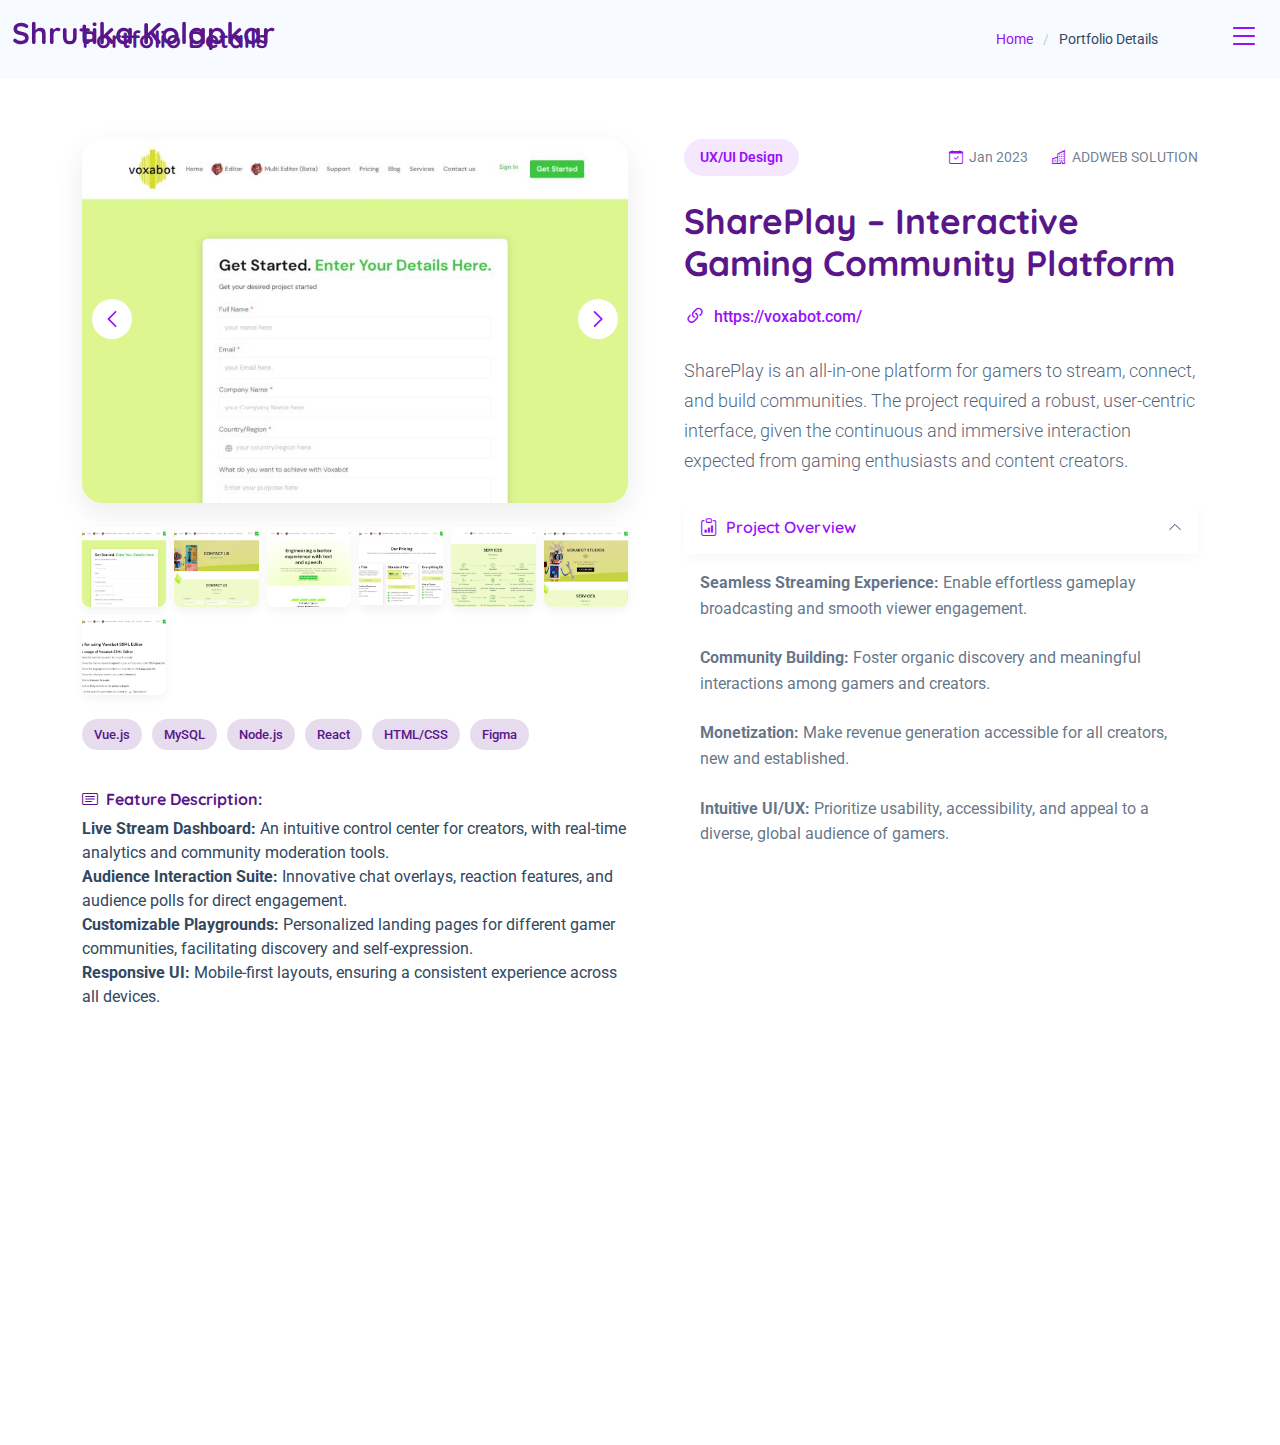
<file: portfolio-details1.html>
<!DOCTYPE html>
<html lang="en">

<head>
  <meta charset="utf-8">
  <meta content="width=device-width, initial-scale=1.0" name="viewport">
  <title>Shrutika Kolapkar Portfolio</title>
  <meta name="description" content="">
  <meta name="keywords" content="">

  <!-- Favicons -->
  <link href="assets/img/favicon.png" rel="icon">
  <link href="assets/img/apple-touch-icon.png" rel="apple-touch-icon">

  <!-- Fonts -->
  <link href="https://fonts.googleapis.com" rel="preconnect">
  <link href="https://fonts.gstatic.com" rel="preconnect" crossorigin>
  <link
    href="https://fonts.googleapis.com/css2?family=Roboto:ital,wght@0,100;0,300;0,400;0,500;0,700;0,900;1,100;1,300;1,400;1,500;1,700;1,900&family=Open+Sans:ital,wght@0,300;0,400;0,500;0,600;0,700;0,800;1,300;1,400;1,500;1,600;1,700;1,800&family=Quicksand:wght@300;400;500;600;700&display=swap"
    rel="stylesheet">

  <!-- Vendor CSS Files -->
  <link href="assets/vendor/bootstrap/css/bootstrap.min.css" rel="stylesheet">
  <link href="assets/vendor/bootstrap-icons/bootstrap-icons.css" rel="stylesheet">
  <link href="assets/vendor/aos/aos.css" rel="stylesheet">
  <link href="assets/vendor/glightbox/css/glightbox.min.css" rel="stylesheet">
  <link href="assets/vendor/swiper/swiper-bundle.min.css" rel="stylesheet">

  <!-- Main CSS File -->
  <link href="assets/css/main.css" rel="stylesheet">
</head>

<body class="portfolio-details-page">

  <header id="header" class="header d-flex align-items-center fixed-top">
    <div class="container-fluid position-relative d-flex align-items-center justify-content-between">

      <a href="index.html" class="logo d-flex align-items-center">
        <h1 class="sitename">Shrutika Kolapkar</h1>
      </a>

      <nav id="navmenu" class="navmenu">

        <div class="profile-img">
          <img src="assets/img/profile/profile.svg" alt="" class="img-fluid rounded-circle">
        </div>

        <a href="index.html" class="logo d-flex align-items-center justify-content-center">
          <h1 class="sitename">shrutika Kolapkar</h1>
        </a>

        <div class="social-links text-center">
          <a href="https://www.linkedin.com/in/shrutika-kolapkar-43567014b/" class="linkedin"><i
              class="bi bi-linkedin"></i></a>
          <a href="https://github.com/Shrutika-Kolapkar1998" class="github"><i class="bi bi-github"></i></a>
        </div>

        <ul>
          <li><a href="#hero">Home</a></li>
          <li><a href="#about">About</a></li>
          <li><a href="#resume">Resume</a></li>
          <li><a href="#portfolio">Portfolio</a></li>
          <li><a href="#projects">Projects</a></li>
          <li><a href="#contact">Contact</a></li>
        </ul>
        <i class="mobile-nav-toggle d-xl-none bi bi-list"></i>
      </nav>

    </div>
  </header>

  <main class="main">

    <!-- Page Title -->
    <div class="page-title light-background">
      <div class="container d-lg-flex justify-content-between align-items-center">
        <h1 class="mb-2 mb-lg-0">Portfolio Details</h1>
        <nav class="breadcrumbs">
          <ol>
            <li><a href="index.html">Home</a></li>
            <li class="current">Portfolio Details</li>
          </ol>
        </nav>
      </div>
    </div><!-- End Page Title -->

    <!-- Portfolio Details Section -->
    <section id="portfolio-details" class="portfolio-details section">

      <div class="container" data-aos="fade-up" data-aos-delay="100">

        <div class="row gy-4">
          <div class="col-lg-6" data-aos="fade-right">
            <div class="portfolio-details-media">
              <div class="main-image">
                <div class="portfolio-details-slider swiper init-swiper" data-aos="zoom-in">
                  <script type="application/json" class="swiper-config">
                    {
                      "loop": true,
                      "speed": 1000,
                      "autoplay": {
                        "delay": 6000
                      },
                      "effect": "creative",
                      "creativeEffect": {
                        "prev": {
                          "shadow": true,
                          "translate": [0, 0, -400]
                        },
                        "next": {
                          "translate": ["100%", 0, 0]
                        }
                      },
                      "slidesPerView": 1,
                      "navigation": {
                        "nextEl": ".swiper-button-next",
                        "prevEl": ".swiper-button-prev"
                      }
                    }
                  </script>
                  <div class="swiper-wrapper">
                    <div class="swiper-slide">
                      <img src="assets/img/portfolio/voxabotGetstarted.webp" alt="Portfolio Image" class="img-fluid">
                    </div>
                    <div class="swiper-slide">
                      <img src="assets/img/portfolio/voxabotContactus.webp" alt="Portfolio Image" class="img-fluid">
                    </div>
                    <div class="swiper-slide">
                      <img src="assets/img/portfolio/voxabotHome.webp" alt="Portfolio Image" class="img-fluid">
                    </div>
                    <div class="swiper-slide">
                      <img src="assets/img/portfolio/voxabotPricing.webp" alt="Portfolio Image" class="img-fluid">
                    </div>
                    <div class="swiper-slide">
                      <img src="assets/img/portfolio/voxabotServices.png" alt="Portfolio Image" class="img-fluid">
                    </div>
                    <div class="swiper-slide">
                      <img src="assets/img/portfolio/voxabotStudio.webp" alt="Portfolio Image" class="img-fluid">
                    </div>
                    <div class="swiper-slide">
                      <img src="assets/img/portfolio/voxabotSupport.webp" alt="Portfolio Image" class="img-fluid">
                    </div>
                  </div>


                  <div class="swiper-button-prev"></div>
                  <div class="swiper-button-next"></div>
                </div>
              </div>

              <div class="thumbnail-grid" data-aos="fade-up" data-aos-delay="200">
                <div class="row g-2 mt-3">
                  <div class="col-2">
                    <img src="assets/img/portfolio/voxabotGetstarted.webp" class="img-fluid glightbox">
                  </div>
                  <div class="col-2">
                    <img src="assets/img/portfolio/voxabotContactus.webp" class="img-fluid glightbox">
                  </div>
                  <div class="col-2">
                    <img src="assets/img/portfolio/voxabotHome.webp" class="img-fluid glightbox">
                  </div>
                  <div class="col-2">
                    <img src="assets/img/portfolio/voxabotPricing.webp" class="img-fluid glightbox">
                  </div>
                  <div class="col-2">
                    <img src="assets/img/portfolio/voxabotServices.png" class="img-fluid glightbox">
                  </div>
                  <div class="col-2">
                    <img src="assets/img/portfolio/voxabotStudio.webp" class="img-fluid glightbox">
                  </div>
                  <div class="col-2">
                    <img src="assets/img/portfolio/voxabotSupport.webp" class="img-fluid glightbox">
                  </div>
                </div>
              </div>

              <div class="tech-stack-badges" data-aos="fade-up" data-aos-delay="300">
                <span>Vue.js</span>
                <span>MySQL</span>
                <span>Node.js</span>
                <span>React</span>
                <span>HTML/CSS</span>
                <span>Figma</span>
              </div>
              <div class="project-overview">
                <p class="lead">
                  <b>
                    <h6><i class="bi bi-card-text me-2"></i>Feature Description:</h6>
                  </b>
                  <b>
                    Live Stream Dashboard: </b>An intuitive control center for creators, with real-time analytics and
                  community moderation tools.</br>

                  <b>Audience Interaction Suite:</b> Innovative chat overlays, reaction features, and audience polls for
                  direct
                  engagement.
                  </br>
                  <b>Customizable Playgrounds:</b> Personalized landing pages for different gamer communities,
                  facilitating
                  discovery and self-expression.
                  </br>
                  <b>Responsive UI: </b>Mobile-first layouts, ensuring a consistent experience across all devices.

                </p>
              </div>
              <div class="project-features" data-aos="fade-up" data-aos-delay="300">
                <h3><i class="bi bi-stars"></i> Key Features</h3>
                <div class="row g-3">
                  <div class="col-md-6">
                    <ul class="feature-list">
                      <li><i class="bi bi-check2-circle"></i> Multi-Engine TTS Support</li>
                      <li><i class="bi bi-check2-circle"></i> Live Streaming</li>
                    </ul>
                  </div>
                  <div class="col-md-6">
                    <ul class="feature-list">
                      <li><i class="bi bi-check2-circle"></i> CMS</li>
                      <li><i class="bi bi-check2-circle"></i> Dynamic, High-Performance Home</li>
                    </ul>
                  </div>
                </div>
              </div>
              <div class="cta-buttons" data-aos="fade-up" data-aos-delay="400">
                <a href="https://voxabot.com/" class="btn-view-project">View Live Project</a>
                <a href="portfolio-details1.html" class="btn-next-project">Next Project <i
                    class="bi bi-arrow-right"></i></a>
              </div>
            </div>

          </div>

          <div class="col-lg-6" data-aos="fade-left">
            <div class="portfolio-details-content">
              <div class="project-meta">
                <div class="badge-wrapper">
                  <span class="project-badge">UX/UI Design</span>
                </div>
                <div class="date-client">
                  <div class="meta-item">
                    <i class="bi bi-calendar-check"></i>
                    <span>Jan 2023</span>
                  </div>
                  <div class="meta-item">
                    <i class="bi bi-buildings"></i>
                    <span>ADDWEB SOLUTION</span>
                  </div>
                </div>
              </div>

              <h2 class="project-title">SharePlay – Interactive Gaming Community Platform</h2>

              <div class="project-website">
                <i class="bi bi-link-45deg"></i>
                <a href="https://voxabot.com/" target="_blank">https://voxabot.com/</a>
              </div>

              <div class="project-overview">
                <p class="lead">
                  SharePlay is an all-in-one platform for gamers to stream, connect, and build communities. The project
                  required a robust, user-centric interface, given the continuous and immersive interaction expected
                  from gaming enthusiasts and content creators.
                </p>

                <div class="accordion project-accordion" id="portfolio-details-projectAccordion">
                  <div class="accordion-item" data-aos="fade-up">
                    <h2 class="accordion-header">
                      <button class="accordion-button" type="button" data-bs-toggle="collapse"
                        data-bs-target="#portfolio-details-collapse-1" aria-expanded="true" aria-controls="collapseOne">
                        <i class="bi bi-clipboard-data me-2"></i> Project Overview
                      </button>
                    </h2>
                    <div id="portfolio-details-collapse-1" class="accordion-collapse collapse show"
                      data-bs-parent="#portfolio-details-projectAccordion">
                      <div class="accordion-body">
                        <p><b>Seamless Streaming Experience:</b> Enable effortless gameplay broadcasting and smooth
                          viewer
                          engagement.
                        </p></br>
                        <p>
                          <b>Community Building:</b> Foster organic discovery and meaningful interactions among gamers
                          and
                          creators.
                        </p></br>
                        <p>
                          <b>Monetization:</b> Make revenue generation accessible for all creators, new and established.
                        </p></br>
                        <p>
                          <b>Intuitive UI/UX:</b> Prioritize usability, accessibility, and appeal to a diverse, global
                          audience
                          of gamers.
                        </p>
                      </div>
                    </div>
                  </div>
                  <div class="accordion-item" data-aos="fade-up">
                    <h2 class="accordion-header">
                      <button class="accordion-button" type="button" data-bs-toggle="collapse"
                        data-bs-target="#portfolio-details-collapse-1" aria-expanded="true" aria-controls="collapseOne">
                        <i class="bi bi-exclamation-diamond me-2"></i>
                        My Contribution
                      </button>
                    </h2>
                    <div id="portfolio-details-collapse-1" class="accordion-collapse collapse show"
                      data-bs-parent="#portfolio-details-projectAccordion">
                      <div class="accordion-body">
                        <p>1.Led end-to-end UI/UX design for web and mobile interfaces.


                        </p></br>
                        <p>2.Conducted user research and competitor analysis to define the core needs of streamers and
                          viewers.
                        </p></br>
                        <p> 3. Created interactive prototypes and user flows centered around ease of navigation,
                          discovery, and interaction.
                        </p></br>
                        <p> 4. Developed a modern design system tailored for gaming culture—vibrant, playful, and highly
                          functional.

                        </p>
                      </div>
                    </div>
                  </div>

                  <div class="accordion-item" data-aos="fade-up" data-aos-delay="200">
                    <h2 class="accordion-header">
                      <button class="accordion-button collapsed" type="button" data-bs-toggle="collapse"
                        data-bs-target="#portfolio-details-collapse-3" aria-expanded="false"
                        aria-controls="collapseThree">
                        <i class="bi bi-award me-2"></i> Design Process
                      </button>
                    </h2>
                    <div id="portfolio-details-collapse-3" class="accordion-collapse collapse"
                      data-bs-parent="#portfolio-details-projectAccordion">
                      <div class="accordion-body">
                        <p><b>Discovery & Research:- </b>
                          User Interviews: Gained insight from streamers, casual gamers, and potential viewers about
                          their platform expectations.

                        </p></br>
                        <p><b>Ideation & Wireframing:- </b>
                          Defined primary user journeys: onboarding, streaming setup, content discovery, live
                          interaction.
                          Drafted wireframes focusing on minimizing complexity and maximizing discoverability of streams
                          and communities.
                        </p></br>
                        <p><b>Prototyping & Testing:- </b>
                          Developed interactive prototypes in Figma for usability testing.

                          Ran iterative feedback sessions with real users and stakeholders.

                          Refined navigation based on observed behaviors and user comments.

                        </p></br>

                        <p>
                          <b> Visual Design:- </b>
                          Established a cohesive visual language: bold, energetic colors and modular layouts.

                          Designed accessible, consistent components and micro-interactions to keep users engaged and
                          oriented.

                          Created branding guidelines to ensure uniformity across SharePlay’s marketing and app
                          presence.

                        </p>
                      </div>
                    </div>
                  </div>

                  <div class="accordion-item" data-aos="fade-up" data-aos-delay="200">
                    <h2 class="accordion-header">
                      <button class="accordion-button collapsed" type="button" data-bs-toggle="collapse"
                        data-bs-target="#portfolio-details-collapse-3" aria-expanded="false"
                        aria-controls="collapseThree">
                        <i class="bi bi-patch-check me-2"></i> Learnings
                      </button>
                    </h2>
                    <div id="portfolio-details-collapse-3" class="accordion-collapse collapse"
                      data-bs-parent="#portfolio-details-projectAccordion">
                      <div class="accordion-body">
                        <p>Early and continuous user testing are crucial for keeping gamer audiences engaged.


                        </p></br>
                        <p>Balancing bold, energetic visuals with clean, minimalist layouts keeps the experience fun yet
                          focused.

                        </p></br>
                        <p>Designing for inclusivity and scalability from the outset ensures long-term platform growth.
                        </p>
                      </div>
                    </div>
                  </div>
                </div>
              </div>




            </div>
          </div>
        </div>

      </div>

    </section><!-- /Portfolio Details Section -->

  </main>

  <!-- Scroll Top -->
  <a href="#" id="scroll-top" class="scroll-top d-flex align-items-center justify-content-center"><i
      class="bi bi-arrow-up-short"></i></a>

  <!-- Vendor JS Files -->
  <script src="assets/vendor/bootstrap/js/bootstrap.bundle.min.js"></script>
  <script src="assets/vendor/php-email-form/validate.js"></script>
  <script src="assets/vendor/aos/aos.js"></script>
  <script src="assets/vendor/purecounter/purecounter_vanilla.js"></script>
  <script src="assets/vendor/typed.js/typed.umd.js"></script>
  <script src="assets/vendor/waypoints/noframework.waypoints.js"></script>
  <script src="assets/vendor/glightbox/js/glightbox.min.js"></script>
  <script src="assets/vendor/imagesloaded/imagesloaded.pkgd.min.js"></script>
  <script src="assets/vendor/isotope-layout/isotope.pkgd.min.js"></script>
  <script src="assets/vendor/swiper/swiper-bundle.min.js"></script>

  <!-- Main JS File -->
  <script src="assets/js/main.js"></script>

</body>

</html>
</file>
<file: assets/css/main.css>
@charset "UTF-8";

/* Fonts */
:root {
  --default-font: "Roboto", system-ui, -apple-system, "Segoe UI", Roboto, "Helvetica Neue", Arial, "Noto Sans", "Liberation Sans", sans-serif, "Apple Color Emoji", "Segoe UI Emoji", "Segoe UI Symbol", "Noto Color Emoji";
  --heading-font: "Quicksand", sans-serif;
  --nav-font: "Open Sans", sans-serif;
}

/* Global Colors - The following color variables are used throughout the website. Updating them here will change the color scheme of the entire website */
:root {
  --background-color: #ffffff;
  /* Background color for the entire website, including individual sections */
  --default-color: #314862;
  /* Default color used for the majority of the text content across the entire website */
  --heading-color: oklch(38.1% 0.176 304.987);
  /* Color for headings, subheadings and title throughout the website */
  --accent-color: oklch(55.8% 0.288 302.321);
  /* Accent color that represents your brand on the website. It's used for buttons, links, and other elements that need to stand out */
  --surface-color: #ffffff;
  /* The surface color is used as a background of boxed elements within sections, such as cards, icon boxes, or other elements that require a visual separation from the global background. */
  --contrast-color: #ffffff;
  /* Contrast color for text, ensuring readability against backgrounds of accent, heading, or default colors. */
}

/* Nav Menu Colors - The following color variables are used specifically for the navigation menu. They are separate from the global colors to allow for more customization options */
:root {
  --nav-color: oklch(55.8% 0.288 302.321);
  /* The default color of the main navmenu links */
  --nav-hover-color: oklch(55.8% 0.288 302.321);
  /* Applied to main navmenu links when they are hovered over or active */
  --nav-mobile-background-color: oklch(38.1% 0.176 304.987);
  /* Used as the background color for mobile navigation menu */
  --nav-dropdown-background-color: oklch(55.8% 0.288 302.321);
  /* Used as the background color for dropdown items that appear when hovering over primary navigation items */
  --nav-dropdown-color: #ffffff;
  /* Used for navigation links of the dropdown items in the navigation menu. */
  --nav-dropdown-hover-color: #ffffff;
  /* Similar to --nav-hover-color, this color is applied to dropdown navigation links when they are hovered over. */
}

/* Color Presets - These classes override global colors when applied to any section or element, providing reuse of the sam color scheme. */

.light-background {
  --background-color: #f7faff;
  --surface-color: #ffffff;
}

.dark-background {
  --background-color: #065cc2;
  --default-color: #ffffff;
  --heading-color: #ffffff;
  --accent-color: #afcdf1;
  --surface-color: #2973cc;
  --contrast-color: #ffffff;
}

/* Smooth scroll */
:root {
  scroll-behavior: smooth;
}

/*--------------------------------------------------------------
# General Styling & Shared Classes
--------------------------------------------------------------*/
body {
  color: var(--default-color);
  background-color: var(--background-color);
  font-family: var(--default-font);
}

a {
  color: var(--accent-color);
  text-decoration: none;
  transition: 0.3s;
}

a:hover {
  color: color-mix(in srgb, var(--accent-color), transparent 25%);
  text-decoration: none;
}

h1,
h2,
h3,
h4,
h5,
h6 {
  color: var(--heading-color);
  font-family: var(--heading-font);
}

/* PHP Email Form Messages
------------------------------*/
.php-email-form .error-message {
  display: none;
  background: #df1529;
  color: #ffffff;
  text-align: left;
  padding: 15px;
  margin-bottom: 24px;
  font-weight: 600;
}

.php-email-form .sent-message {
  display: none;
  color: #ffffff;
  background: #059652;
  text-align: center;
  padding: 15px;
  margin-bottom: 24px;
  font-weight: 600;
}

.php-email-form .loading {
  display: none;
  background: var(--surface-color);
  text-align: center;
  padding: 15px;
  margin-bottom: 24px;
}

.php-email-form .loading:before {
  content: "";
  display: inline-block;
  border-radius: 50%;
  width: 24px;
  height: 24px;
  margin: 0 10px -6px 0;
  border: 3px solid var(--accent-color);
  border-top-color: var(--surface-color);
  animation: php-email-form-loading 1s linear infinite;
}

@keyframes php-email-form-loading {
  0% {
    transform: rotate(0deg);
  }

  100% {
    transform: rotate(360deg);
  }
}

/*--------------------------------------------------------------
# Global Header
--------------------------------------------------------------*/
.header {
  --background-color: rgba(255, 255, 255, 0);
  color: var(--default-color);
  background-color: var(--background-color);
  padding: 15px 0;
  transition: all 0.5s;
  z-index: 997;
}

.header .logo {
  line-height: 1;
}

.header .logo img {
  max-height: 32px;
  margin-right: 8px;
}

.header .logo h1 {
  font-size: 30px;
  margin: 0;
  font-weight: 700;
  color: var(--heading-color);
}

/*--------------------------------------------------------------
# Navigation Menu
--------------------------------------------------------------*/
/* Navmenu */
.mobile-nav-toggle {
  color: var(--nav-color);
  position: fixed;
  top: 20px;
  right: 20px;
  font-size: 32px;
  line-height: 0;
  cursor: pointer;
  display: block !important;
  z-index: 998;
  transition: 0.3s;
}

.mobile-nav-toggle:hover {
  color: var(--nav-hover-color);
}

.navmenu {
  position: fixed;
  top: 0;
  bottom: 0;
  right: -300px;
  z-index: 997;
  transition: 0.3s;
  width: 300px;
  overflow: hidden;
}

.navmenu .profile-img img {
  margin: 15px auto;
  display: block;
  width: 160px;
  height: 160px;
  border: 8px solid color-mix(in srgb, var(--contrast-color), transparent 85%);
}

.navmenu .logo {
  line-height: 1;
  margin-bottom: 15px;
}

.navmenu .logo img {
  max-height: 32px;
  margin-right: 8px;
}

.navmenu .logo h1 {
  font-size: 24px;
  margin: 0;
  font-weight: 700;
  color: var(--contrast-color);
}

.navmenu .social-links {
  margin: 0 0 20px 0;
}

.navmenu .social-links a {
  font-size: 16px;
  display: inline-flex;
  align-items: center;
  justify-content: center;
  padding: 0;
  background: color-mix(in srgb, var(--contrast-color), transparent 90%);
  color: var(--contrast-color);
  margin: 0 2px;
  border-radius: 50%;
  width: 40px;
  height: 40px;
  transition: 0.3s;
}

.navmenu .social-links a i {
  margin: 0;
}

.navmenu .social-links a:hover {
  color: var(--contrast-color);
  background: var(--accent-color);
}

.navmenu ul {
  display: block;
  list-style: none;
  padding: 10px 0;
  margin: 0;
  overflow-y: auto;
  transition: 0.3s;
  z-index: 998;
}

.navmenu a,
.navmenu a:focus {
  color: var(--nav-dropdown-color);
  padding: 10px 20px;
  font-family: var(--nav-font);
  font-size: 17px;
  font-weight: 500;
  display: flex;
  align-items: center;
  justify-content: space-between;
  white-space: nowrap;
  transition: 0.3s;
}

.navmenu a i,
.navmenu a:focus i {
  font-size: 12px;
  line-height: 0;
  margin-left: 5px;
  width: 30px;
  height: 30px;
  display: flex;
  align-items: center;
  justify-content: center;
  border-radius: 50%;
  transition: 0.3s;
  background-color: color-mix(in srgb, var(--accent-color), transparent 90%);
}

.navmenu a i:hover,
.navmenu a:focus i:hover {
  background-color: var(--accent-color);
  color: var(--contrast-color);
}

.navmenu a:hover,
.navmenu .active,
.navmenu .active:focus {
  color: var(--nav-dropdown-hover-color);
}

.navmenu .active i,
.navmenu .active:focus i {
  background-color: var(--accent-color);
  color: var(--contrast-color);
  transform: rotate(180deg);
}

.navmenu .dropdown ul {
  position: static;
  display: none;
  z-index: 99;
  padding: 10px 0;
  margin: 10px 20px;
  box-shadow: none;
  transition: all 0.5s ease-in-out;
}

.navmenu .dropdown>.dropdown-active {
  display: block;
  background-color: var(--nav-dropdown-background-color);
  border: 1px solid color-mix(in srgb, var(--nav-dropdown-color), transparent 90%);
}

.mobile-nav-active {
  overflow: hidden;
}

.mobile-nav-active .mobile-nav-toggle {
  right: 310px;
  font-size: 36px;
}

.mobile-nav-active .navmenu {
  position: fixed;
  overflow: hidden;
  top: 0;
  bottom: 0;
  right: 0;
  background-color: var(--nav-mobile-background-color);
  transition: 0.3s;
}

/*--------------------------------------------------------------
# Scroll Top Button
--------------------------------------------------------------*/
.scroll-top {
  position: fixed;
  visibility: hidden;
  opacity: 0;
  right: 15px;
  bottom: -15px;
  z-index: 99999;
  background-color: var(--accent-color);
  width: 44px;
  height: 44px;
  border-radius: 50px;
  transition: all 0.4s;
}

.scroll-top i {
  font-size: 24px;
  color: var(--contrast-color);
  line-height: 0;
}

.scroll-top:hover {
  background-color: color-mix(in srgb, var(--accent-color), transparent 20%);
  color: var(--contrast-color);
}

.scroll-top.active {
  visibility: visible;
  opacity: 1;
  bottom: 15px;
}

/*--------------------------------------------------------------
# Disable aos animation delay on mobile devices
--------------------------------------------------------------*/
@media screen and (max-width: 768px) {
  [data-aos-delay] {
    transition-delay: 0 !important;
  }
}

/*--------------------------------------------------------------
# Global Page Titles & Breadcrumbs
--------------------------------------------------------------*/
.page-title {
  color: var(--default-color);
  background-color: var(--background-color);
  padding: 25px 0;
  position: relative;
}

.page-title h1 {
  font-size: 24px;
  font-weight: 700;
}

.page-title .breadcrumbs ol {
  display: flex;
  flex-wrap: wrap;
  list-style: none;
  padding: 0;
  margin: 0;
  margin-right: 40px;
  font-size: 14px;
  font-weight: 400;
}

.page-title .breadcrumbs ol li+li {
  padding-left: 10px;
}

.page-title .breadcrumbs ol li+li::before {
  content: "/";
  display: inline-block;
  padding-right: 10px;
  color: color-mix(in srgb, var(--default-color), transparent 70%);
}

/*--------------------------------------------------------------
# Global Sections
--------------------------------------------------------------*/
section,
.section {
  color: var(--default-color);
  background-color: var(--background-color);
  padding: 60px 0;
  overflow: clip;
}

/*--------------------------------------------------------------
# Global Section Titles
--------------------------------------------------------------*/
.section-title {
  padding-bottom: 60px;
  position: relative;
}

.section-title h2 {
  font-size: 36px;
  font-weight: 700;
  padding: 0;
  line-height: 1px;
  margin: 0;
  letter-spacing: 0.5px;
  position: relative;
}

.section-title h2::after {
  content: "";
  width: 120px;
  height: 1px;
  display: inline-block;
  background: var(--accent-color);
  margin: 10px 10px;
}

.section-title p {
  color: color-mix(in srgb, var(--default-color), transparent 50%);
  margin: 5px 0 0 0;
  font-size: 16px;
  font-weight: 500;
  font-family: var(--heading-font);
}

/*--------------------------------------------------------------
# Hero Section
--------------------------------------------------------------*/
.hero {
  padding: 120px 0;
  position: relative;
  overflow: hidden;
  min-height: 100vh;
  display: flex;
  align-items: center;
}

.hero::before {
  content: "";
  position: absolute;
  top: 0;
  left: 0;
  right: 0;
  bottom: 0;
  background: url("../img/bg/abstract-bg-1.webp") no-repeat center center;
  background-size: cover;
  opacity: 0.08;
  z-index: 1;
}

.hero .container {
  position: relative;
  z-index: 2;
}

@media (max-width: 991px) {
  .hero .hero-content {
    padding: 60px 30px;
    text-align: center;
  }
}

@media (max-width: 576px) {
  .hero .hero-content {
    padding: 40px 20px;
  }
}

.hero .content-wrapper {
  max-width: 600px;
}

.hero .hero-title {
  font-size: 3.5rem;
  font-weight: 700;
  margin-bottom: 1.5rem;
  line-height: 1.2;
}

@media (max-width: 768px) {
  .hero .hero-title {
    font-size: 2.8rem;
  }
}

@media (max-width: 576px) {
  .hero .hero-title {
    font-size: 2.2rem;
  }
}

.hero .hero-title .typed {
  color: var(--accent-color);
  position: relative;
}

.hero .lead {
  font-size: 1.2rem;
  color: color-mix(in srgb, var(--default-color), transparent 20%);
  margin-bottom: 3rem;
  line-height: 1.6;
}

@media (max-width: 768px) {
  .hero .lead {
    font-size: 1.1rem;
    margin-bottom: 2rem;
  }
}

.hero .hero-stats {
  display: flex;
  gap: 6rem;
  margin-bottom: 3rem;
}

@media (max-width: 768px) {
  .hero .hero-stats {
    justify-content: center;
    gap: 1.5rem;
    margin-bottom: 2rem;
  }
}

@media (max-width: 576px) {
  .hero .hero-stats {
    flex-direction: column;
    gap: 1rem;
  }
}

.hero .hero-stats .stat-item {
  display: flex;
  flex-direction: column;
  align-items: center;
}

.hero .hero-stats .stat-item .purecounter {
  font-size: 2rem;
  font-weight: 700;
  color: var(--accent-color);
  line-height: 1;
}

.hero .hero-stats .stat-item .stat-label {
  font-size: 0.9rem;
  color: color-mix(in srgb, var(--default-color), transparent 40%);
  margin-top: 0.25rem;
}

.hero .hero-actions {
  display: flex;
  gap: 1rem;
  margin-bottom: 3rem;
}

@media (max-width: 768px) {
  .hero .hero-actions {
    justify-content: center;
    margin-bottom: 2rem;
  }
}

@media (max-width: 576px) {
  .hero .hero-actions {
    flex-direction: column;
    align-items: center;
  }
}

.hero .hero-actions .btn {
  padding: 12px 30px;
  font-weight: 600;
  border-radius: 50px;
  text-decoration: none;
  transition: all 0.3s ease;
}

.hero .hero-actions .btn.btn-primary {
  background-color: var(--accent-color);
  color: var(--contrast-color);
  border: 2px solid var(--accent-color);
}

.hero .hero-actions .btn.btn-primary:hover {
  background-color: transparent;
  color: var(--accent-color);
}

.hero .hero-actions .btn.btn-outline {
  background-color: transparent;
  color: var(--default-color);
  border: 2px solid color-mix(in srgb, var(--default-color), transparent 70%);
}

.hero .hero-actions .btn.btn-outline:hover {
  background-color: var(--accent-color);
  color: var(--contrast-color);
  border-color: var(--accent-color);
}

.hero .social-links {
  display: flex;
  gap: 1rem;
}

@media (max-width: 768px) {
  .hero .social-links {
    justify-content: center;
  }
}

.hero .social-links a {
  width: 45px;
  height: 45px;
  display: flex;
  align-items: center;
  justify-content: center;
  border-radius: 50%;
  background-color: var(--surface-color);
  color: var(--default-color);
  text-decoration: none;
  transition: all 0.3s ease;
  box-shadow: 0 2px 10px color-mix(in srgb, var(--default-color), transparent 90%);
}

.hero .social-links a:hover {
  background-color: var(--accent-color);
  color: var(--contrast-color);
  transform: translateY(-3px);
}

.hero .social-links a i {
  font-size: 1.2rem;
}

.hero .hero-image {
  position: relative;
  display: flex;
  align-items: center;
  justify-content: center;
  padding: 60px 30px;
}

@media (max-width: 991px) {
  .hero .hero-image {
    min-height: auto;
    padding: 40px 30px;
  }
}

.hero .image-container {
  position: relative;
  max-width: 500px;
  width: 100%;
}

.hero .hero-main-image {
  border-radius: 20px;
  box-shadow: 0 20px 60px color-mix(in srgb, var(--default-color), transparent 85%);
  position: relative;
  z-index: 2;
}

.hero .image-overlay {
  position: absolute;
  top: 20px;
  left: 20px;
  right: -20px;
  bottom: -20px;
  background: linear-gradient(45deg, oklch(71.4% 0.203 305.504), color-mix(in srgb, oklch(71.4% 0.203 305.504), transparent 30%));
  border-radius: 20px;
  z-index: 1;
}

.hero .floating-elements {
  position: absolute;
  top: 0;
  left: 0;
  right: 0;
  bottom: 0;
  z-index: 3;
}

.hero .floating-card {
  position: absolute;
  background-color: var(--surface-color);
  padding: 15px 20px;
  border-radius: 15px;
  box-shadow: 0 10px 30px color-mix(in srgb, var(--default-color), transparent 90%);
  display: flex;
  align-items: center;
  gap: 10px;
  white-space: nowrap;
  animation: float 6s ease-in-out infinite;
}

@media (max-width: 768px) {
  .hero .floating-card {
    padding: 10px 15px;
    font-size: 0.9rem;
  }
}

.hero .floating-card i {
  font-size: 1.5rem;
  color: var(--accent-color);
}

@media (max-width: 768px) {
  .hero .floating-card i {
    font-size: 1.2rem;
  }
}

.hero .floating-card span {
  font-weight: 600;
  color: var(--default-color);
}

.hero .floating-card.card-1 {
  top: 10%;
  left: -10%;
  animation-delay: 0s;
}

@media (max-width: 768px) {
  .hero .floating-card.card-1 {
    top: 5%;
    left: -5%;
  }
}

.hero .floating-card.card-2 {
  top: 60%;
  right: -15%;
  animation-delay: 2s;
}

@media (max-width: 768px) {
  .hero .floating-card.card-2 {
    top: 70%;
    right: -10%;
  }
}

.hero .floating-card.card-3 {
  bottom: 15%;
  left: -5%;
  animation-delay: 4s;
}

@media (max-width: 768px) {
  .hero .floating-card.card-3 {
    bottom: 10%;
    left: 0%;
  }
}

@keyframes float {

  0%,
  100% {
    transform: translateY(0px);
  }

  50% {
    transform: translateY(-20px);
  }
}

/*--------------------------------------------------------------
# About Section
--------------------------------------------------------------*/
.about .profile-image-wrapper {
  position: relative;
}

.about .profile-image-wrapper .profile-image {
  position: relative;
  width: 280px;
  height: 280px;
  margin: 0 auto 40px;
  border-radius: 50%;
  overflow: hidden;
  border: 5px solid oklch(71.4% 0.203 305.504);
  box-shadow: 0 10px 30px color-mix(in srgb, oklch(71.4% 0.203 305.504), transparent 80%);
}

.about .profile-image-wrapper .profile-image img {
  width: 100%;
  height: 100%;
  object-fit: contain;
}

@media (max-width: 768px) {
  .about .profile-image-wrapper .profile-image {
    width: 200px;
    height: 200px;
  }
}

.about .profile-image-wrapper .signature-section {
  text-align: center;
}

.about .profile-image-wrapper .signature-section .signature {
  max-width: 300px;
  height: auto;
  margin-bottom: 15px;
  opacity: 0.8;
}

.about .profile-image-wrapper .signature-section .quote {
  font-style: italic;
  color: color-mix(in srgb, var(--default-color), transparent 30%);
  font-size: 14px;
  margin: 0;
  max-width: 250px;
  margin: 0 auto;
}

.about .about-content .intro {
  margin-bottom: 40px;
}

.about .about-content .intro h2 {
  font-size: 2.5rem;
  margin-bottom: 20px;
  font-weight: 700;
}

@media (max-width: 768px) {
  .about .about-content .intro h2 {
    font-size: 2rem;
    text-align: center;
  }
}

.about .about-content .intro p {
  font-size: 16px;
  line-height: 1.7;
  color: color-mix(in srgb, var(--default-color), transparent 20%);
}

@media (max-width: 768px) {
  .about .about-content .intro p {
    text-align: center;
  }
}

.about .about-content .skills-grid {
  display: grid;
  grid-template-columns: repeat(auto-fit, minmax(200px, 1fr));
  gap: 20px;
  margin-bottom: 40px;
}

.about .about-content .skills-grid .skill-item {
  text-align: center;
  padding: 20px;
  border-radius: 10px;
  background: color-mix(in srgb, var(--accent-color), transparent 94%);
  border: 1px solid color-mix(in srgb, var(--accent-color), transparent 85%);
  transition: all 0.3s ease;
}

.about .about-content .skills-grid .skill-item:hover {
  transform: translateY(-5px);
  box-shadow: 0 10px 25px color-mix(in srgb, var(--accent-color), transparent 85%);
}

.about .about-content .skills-grid .skill-item .skill-icon {
  width: 60px;
  height: 60px;
  margin: 0 auto 15px;
  display: flex;
  align-items: center;
  justify-content: center;
  background: var(--accent-color);
  border-radius: 50%;
  color: var(--contrast-color);
  font-size: 24px;
}

.about .about-content .skills-grid .skill-item h4 {
  font-size: 18px;
  margin-bottom: 10px;
  color: var(--heading-color);
}

.about .about-content .skills-grid .skill-item p {
  font-size: 14px;
  color: color-mix(in srgb, var(--default-color), transparent 30%);
  margin: 0;
}

.about .about-content .journey-timeline {
  margin-bottom: 40px;
}

.about .about-content .journey-timeline .timeline-item {
  display: flex;
  align-items: center;
  margin-bottom: 20px;
  padding: 15px;
  border-left: 3px solid var(--accent-color);
  background: color-mix(in srgb, var(--surface-color), transparent 30%);
  border-radius: 0 8px 8px 0;
  transition: all 0.3s ease;
}

.about .about-content .journey-timeline .timeline-item:hover {
  background: color-mix(in srgb, var(--accent-color), transparent 95%);
  border-left-color: color-mix(in srgb, var(--accent-color), transparent 10%);
}

.about .about-content .journey-timeline .timeline-item:last-child {
  margin-bottom: 0;
}

.about .about-content .journey-timeline .timeline-item .year {
  font-weight: 700;
  color: var(--accent-color);
  font-size: 18px;
  min-width: 80px;
  margin-right: 20px;
}

.about .about-content .journey-timeline .timeline-item .description {
  color: color-mix(in srgb, var(--default-color), transparent 20%);
  font-size: 15px;
  line-height: 1.5;
}

@media (max-width: 576px) {
  .about .about-content .journey-timeline .timeline-item {
    flex-direction: column;
    align-items: flex-start;
  }

  .about .about-content .journey-timeline .timeline-item .year {
    margin-right: 0;
    margin-bottom: 8px;
  }
}

.about .about-content .cta-section .fun-fact {
  display: flex;
  align-items: center;
  justify-content: center;
  margin-bottom: 30px;
  padding: 15px 25px;
  background: color-mix(in srgb, var(--accent-color), transparent 94%);
  border-radius: 50px;
  border: 1px solid color-mix(in srgb, var(--accent-color), transparent 85%);
}

.about .about-content .cta-section .fun-fact .emoji {
  font-size: 20px;
  margin-right: 10px;
}

.about .about-content .cta-section .fun-fact .text {
  color: color-mix(in srgb, var(--default-color), transparent 20%);
  font-size: 14px;
  font-weight: 500;
}

@media (max-width: 768px) {
  .about .about-content .cta-section .fun-fact {
    justify-content: center;
    text-align: center;
  }
}

.about .about-content .cta-section .action-buttons {
  display: flex;
  gap: 15px;
  justify-content: center;
}

@media (max-width: 576px) {
  .about .about-content .cta-section .action-buttons {
    flex-direction: column;
    align-items: center;
  }
}

.about .about-content .cta-section .action-buttons .btn {
  padding: 12px 30px;
  font-weight: 600;
  border-radius: 50px;
  text-decoration: none;
  transition: all 0.3s ease;
  font-size: 15px;
}

.about .about-content .cta-section .action-buttons .btn.btn-primary {
  background: var(--accent-color);
  color: var(--contrast-color);
  border: 2px solid var(--accent-color);
}

.about .about-content .cta-section .action-buttons .btn.btn-primary:hover {
  background: color-mix(in srgb, var(--accent-color), black 10%);
  border-color: color-mix(in srgb, var(--accent-color), black 10%);
  transform: translateY(-2px);
}

.about .about-content .cta-section .action-buttons .btn.btn-outline {
  background: transparent;
  color: var(--accent-color);
  border: 2px solid var(--accent-color);
}

.about .about-content .cta-section .action-buttons .btn.btn-outline:hover {
  background: var(--accent-color);
  color: var(--contrast-color);
  transform: translateY(-2px);
}

@media (max-width: 992px) {
  .about .profile-image-wrapper {
    margin-bottom: 40px;
  }
}

/*--------------------------------------------------------------
# Skills Section
--------------------------------------------------------------*/
.skills .skills-grid .skill-card {
  background: linear-gradient(135deg, var(--surface-color) 0%, color-mix(in srgb, var(--surface-color), var(--accent-color) 5%) 100%);
  border-radius: 15px;
  padding: 30px;
  height: 100%;
  position: relative;
  overflow: hidden;
  border: 1px solid color-mix(in srgb, var(--accent-color), transparent 85%);
  transition: all 0.3s ease;
}

.skills .skills-grid .skill-card:before {
  content: "";
  position: absolute;
  top: 0;
  left: 0;
  width: 100%;
  height: 3px;
  background: linear-gradient(90deg, var(--accent-color), color-mix(in srgb, var(--accent-color), var(--heading-color) 30%));
}

.skills .skills-grid .skill-card:hover {
  transform: translateY(-10px);
  box-shadow: 0 20px 40px color-mix(in srgb, var(--accent-color), transparent 80%);
  border-color: color-mix(in srgb, var(--accent-color), transparent 60%);
}

.skills .skills-grid .skill-card .skill-header {
  display: flex;
  align-items: center;
  margin-bottom: 25px;
  gap: 15px;
}

.skills .skills-grid .skill-card .skill-header i {
  font-size: 28px;
  color: var(--accent-color);
  width: 50px;
  height: 50px;
  display: flex;
  align-items: center;
  justify-content: center;
  background: color-mix(in srgb, var(--accent-color), transparent 90%);
  border-radius: 12px;
}

.skills .skills-grid .skill-card .skill-header h3 {
  font-size: 20px;
  margin: 0;
  color: var(--heading-color);
}

.skills .skills-grid .skill-card .skill-item {
  margin-bottom: 20px;
}

.skills .skills-grid .skill-card .skill-item:last-child {
  margin-bottom: 0;
}

.skills .skills-grid .skill-card .skill-item .skill-info {
  display: flex;
  justify-content: space-between;
  align-items: center;
  margin-bottom: 8px;
}

.skills .skills-grid .skill-card .skill-item .skill-info .skill-name {
  font-weight: 600;
  color: var(--heading-color);
  font-size: 15px;
}

.skills .skills-grid .skill-card .skill-item .skill-info .skill-percentage {
  font-size: 14px;
  font-weight: 700;
  color: var(--accent-color);
}

.skills .skills-grid .skill-card .skill-item .skill-bar {
  height: 6px;
  background: color-mix(in srgb, var(--default-color), transparent 92%);
  border-radius: 10px;
  overflow: hidden;
  position: relative;
}

.skills .skills-grid .skill-card .skill-item .skill-bar .progress-bar {
  height: 100%;
  background: linear-gradient(45deg, var(--accent-color), color-mix(in srgb, var(--accent-color), var(--heading-color) 20%));
  border-radius: 10px;
  width: 0;
  transition: width 1.8s cubic-bezier(0.4, 0, 0.2, 1);
  position: relative;
}

.skills .skills-grid .skill-card .skill-item .skill-bar .progress-bar:after {
  content: "";
  position: absolute;
  top: 0;
  left: 0;
  right: 0;
  bottom: 0;
  background: linear-gradient(90deg, transparent, rgba(255, 255, 255, 0.3), transparent);
  animation: shimmer 2s infinite;
}

.skills .skills-summary {
  background: var(--surface-color);
  padding: 40px 30px;
  border-radius: 15px;
  height: fit-content;
  position: sticky;
  top: 20px;
  box-shadow: 0 10px 30px color-mix(in srgb, var(--default-color), transparent 90%);
}

.skills .skills-summary h3 {
  color: var(--heading-color);
  margin-bottom: 20px;
  font-size: 24px;
}

.skills .skills-summary p {
  color: color-mix(in srgb, var(--default-color), transparent 20%);
  margin-bottom: 30px;
  line-height: 1.6;
}

.skills .skills-summary .summary-stats {
  margin-bottom: 30px;
}

.skills .skills-summary .summary-stats .stat-item {
  display: flex;
  align-items: center;
  margin-bottom: 20px;
  gap: 15px;
}

.skills .skills-summary .summary-stats .stat-item:last-child {
  margin-bottom: 0;
}

.skills .skills-summary .summary-stats .stat-item .stat-circle {
  width: 50px;
  height: 50px;
  border-radius: 50%;
  background: linear-gradient(135deg, var(--accent-color), color-mix(in srgb, var(--accent-color), var(--heading-color) 30%));
  display: flex;
  align-items: center;
  justify-content: center;
  flex-shrink: 0;
}

.skills .skills-summary .summary-stats .stat-item .stat-circle i {
  color: var(--contrast-color);
  font-size: 20px;
}

.skills .skills-summary .summary-stats .stat-item .stat-info .stat-number {
  display: block;
  font-size: 24px;
  font-weight: 700;
  color: var(--heading-color);
  line-height: 1;
}

.skills .skills-summary .summary-stats .stat-item .stat-info .stat-label {
  font-size: 14px;
  color: color-mix(in srgb, var(--default-color), transparent 30%);
}

.skills .skills-summary .skills-badges h4 {
  color: var(--heading-color);
  margin-bottom: 15px;
  font-size: 18px;
}

.skills .skills-summary .skills-badges .badge-list {
  display: flex;
  flex-wrap: wrap;
  gap: 10px;
}

.skills .skills-summary .skills-badges .badge-list .skill-badge {
  background: linear-gradient(45deg, var(--accent-color), color-mix(in srgb, var(--accent-color), var(--heading-color) 20%));
  color: var(--contrast-color);
  padding: 8px 16px;
  border-radius: 20px;
  font-size: 12px;
  font-weight: 600;
  text-transform: uppercase;
  letter-spacing: 0.5px;
}

@keyframes shimmer {
  0% {
    transform: translateX(-100%);
  }

  100% {
    transform: translateX(100%);
  }
}

@media (max-width: 991px) {
  .skills .skills-summary {
    margin-top: 30px;
    position: relative;
    top: auto;
  }
}

@media (max-width: 767px) {
  .skills .skills-grid .skill-card {
    padding: 25px 20px;
  }

  .skills .skills-grid .skill-card .skill-header {
    flex-direction: column;
    text-align: center;
    gap: 10px;
  }

  .skills .skills-grid .skill-card .skill-header h3 {
    font-size: 18px;
  }

  .skills .skills-summary {
    padding: 30px 20px;
  }

  .skills .skills-summary .summary-stats .stat-item .stat-circle {
    width: 45px;
    height: 45px;
  }

  .skills .skills-summary .summary-stats .stat-item .stat-circle i {
    font-size: 18px;
  }

  .skills .skills-summary .summary-stats .stat-item .stat-info .stat-number {
    font-size: 20px;
  }
}

/*--------------------------------------------------------------
# Resume Section
--------------------------------------------------------------*/
.resume .section-header {
  margin-bottom: 2.5rem;
}

.resume .section-header h2 {
  font-size: 1.8rem;
  font-weight: 700;
  margin-bottom: 1rem;
  display: flex;
  align-items: center;
  gap: 0.75rem;
}

.resume .section-header h2 i {
  color: var(--accent-color);
  font-size: 1.5rem;
}

.resume .section-header .section-subtitle {
  color: color-mix(in srgb, var(--default-color), transparent 30%);
  font-size: 1rem;
  line-height: 1.6;
}

.resume .experience-section {
  padding-right: 1.5rem;
}

.resume .experience-section .experience-cards .experience-card {
  background: var(--surface-color);
  border: 1px solid color-mix(in srgb, var(--default-color), transparent 90%);
  border-radius: 12px;
  padding: 1.8rem;
  margin-bottom: 1.5rem;
  transition: all 0.3s ease;
  position: relative;
  overflow: hidden;
}

.resume .experience-section .experience-cards .experience-card::before {
  content: "";
  position: absolute;
  top: 0;
  left: 0;
  width: 4px;
  height: 100%;
  background: linear-gradient(135deg, var(--accent-color), color-mix(in srgb, var(--accent-color), transparent 30%));
}

.resume .experience-section .experience-cards .experience-card:hover {
  box-shadow: 0 8px 30px color-mix(in srgb, var(--default-color), transparent 85%);
  transform: translateY(-5px);
}

.resume .experience-section .experience-cards .experience-card .card-header {
  display: flex;
  justify-content: space-between;
  align-items: flex-start;
  margin-bottom: 1rem;
}

.resume .experience-section .experience-cards .experience-card .card-header .role-info h3 {
  color: var(--heading-color);
  font-size: 1.25rem;
  font-weight: 600;
  margin-bottom: 0.25rem;
}

.resume .experience-section .experience-cards .experience-card .card-header .role-info h4 {
  color: var(--accent-color);
  font-size: 1rem;
  font-weight: 500;
  margin: 0;
}

.resume .experience-section .experience-cards .experience-card .card-header .duration {
  background: color-mix(in srgb, var(--accent-color), transparent 90%);
  color: var(--accent-color);
  padding: 0.4rem 0.8rem;
  border-radius: 20px;
  font-size: 0.85rem;
  font-weight: 500;
  white-space: nowrap;
}

.resume .experience-section .experience-cards .experience-card .card-body p {
  color: color-mix(in srgb, var(--default-color), transparent 25%);
  margin-bottom: 1rem;
  line-height: 1.6;
}

.resume .experience-section .experience-cards .experience-card .card-body .achievements {
  margin: 0;
  padding-left: 0;
  list-style: none;
}

.resume .experience-section .experience-cards .experience-card .card-body .achievements li {
  position: relative;
  padding-left: 1.5rem;
  margin-bottom: 0.5rem;
  color: color-mix(in srgb, var(--default-color), transparent 15%);
  font-size: 0.9rem;
}

.resume .experience-section .experience-cards .experience-card .card-body .achievements li::before {
  content: "✓";
  position: absolute;
  left: 0;
  top: 0;
  color: var(--accent-color);
  font-weight: bold;
}

.resume .experience-section .experience-cards .experience-card .card-body .achievements li:last-child {
  margin-bottom: 0;
}

.resume .education-section {
  padding-left: 1.5rem;
}

.resume .education-section .education-timeline {
  position: relative;
}

.resume .education-section .education-timeline .timeline-track {
  position: absolute;
  left: 1rem;
  top: 2rem;
  bottom: 2rem;
  width: 2px;
  background: linear-gradient(to bottom, var(--accent-color), color-mix(in srgb, var(--accent-color), transparent 70%));
}

.resume .education-section .education-timeline .education-item {
  position: relative;
  padding-left: 3rem;
  margin-bottom: 2.5rem;
}

.resume .education-section .education-timeline .education-item:last-child {
  margin-bottom: 0;
}

.resume .education-section .education-timeline .education-item .timeline-marker {
  position: absolute;
  left: 0.5rem;
  top: 1.5rem;
  width: 1rem;
  height: 1rem;
  background: var(--accent-color);
  border: 3px solid var(--surface-color);
  border-radius: 50%;
  box-shadow: 0 0 0 4px color-mix(in srgb, var(--accent-color), transparent 85%);
}

.resume .education-section .education-timeline .education-item .education-content {
  background: var(--surface-color);
  border: 1px solid color-mix(in srgb, var(--default-color), transparent 90%);
  border-radius: 8px;
  padding: 1.5rem;
  transition: all 0.3s ease;
}

.resume .education-section .education-timeline .education-item .education-content:hover {
  box-shadow: 0 5px 20px color-mix(in srgb, var(--default-color), transparent 90%);
}

.resume .education-section .education-timeline .education-item .education-content .degree-header {
  display: flex;
  justify-content: space-between;
  align-items: flex-start;
  margin-bottom: 0.5rem;
}

.resume .education-section .education-timeline .education-item .education-content .degree-header h3 {
  color: var(--heading-color);
  font-size: 1.1rem;
  font-weight: 600;
  margin: 0;
  line-height: 1.3;
}

.resume .education-section .education-timeline .education-item .education-content .degree-header .year {
  background: var(--accent-color);
  color: var(--contrast-color);
  padding: 0.3rem 0.7rem;
  border-radius: 15px;
  font-size: 0.8rem;
  font-weight: 500;
  white-space: nowrap;
}

.resume .education-section .education-timeline .education-item .education-content .institution {
  color: color-mix(in srgb, var(--accent-color), transparent 20%);
  font-size: 1rem;
  font-weight: 500;
  margin-bottom: 0.8rem;
}

.resume .education-section .education-timeline .education-item .education-content p {
  color: color-mix(in srgb, var(--default-color), transparent 30%);
  margin: 0;
  font-size: 0.9rem;
  line-height: 1.5;
}

@media (max-width: 992px) {

  .resume .experience-section,
  .resume .education-section {
    padding-left: 0;
    padding-right: 0;
    margin-bottom: 3rem;
  }

  .resume .section-header h2 {
    font-size: 1.6rem;
  }

  .resume .experience-cards .experience-card .card-header {
    flex-direction: column;
    gap: 0.8rem;
  }

  .resume .experience-cards .experience-card .card-header .duration {
    align-self: flex-start;
  }

  .resume .education-timeline .education-item .education-content .degree-header {
    flex-direction: column;
    gap: 0.5rem;
  }

  .resume .education-timeline .education-item .education-content .degree-header .year {
    align-self: flex-start;
  }
}

@media (max-width: 576px) {
  .resume .section-header h2 {
    font-size: 1.4rem;
  }

  .resume .section-header h2 i {
    font-size: 1.2rem;
  }

  .resume .experience-cards .experience-card {
    padding: 1.3rem;
  }

  .resume .education-timeline .timeline-track {
    left: 0.5rem;
  }

  .resume .education-timeline .education-item {
    padding-left: 2rem;
  }

  .resume .education-timeline .education-item .timeline-marker {
    left: 0;
  }
}

/*--------------------------------------------------------------
# Services Section
--------------------------------------------------------------*/
.services .service-item {
  height: 100%;
  padding: 2rem;
  background-color: var(--surface-color);
  border-radius: 12px;
  box-shadow: 0 5px 25px -5px rgba(0, 0, 0, 0.05);
  transition: all 0.3s ease-in-out;
  position: relative;
  overflow: hidden;
}

.services .service-item::before {
  content: "";
  position: absolute;
  top: 0;
  left: 0;
  width: 3px;
  height: 0;
  background-color: var(--accent-color);
  transition: height 0.3s ease-in-out;
}

.services .service-item:hover {
  transform: translateY(-5px);
  box-shadow: 0 8px 30px -5px rgba(0, 0, 0, 0.08);
}

.services .service-item:hover::before {
  height: 100%;
}

.services .service-item:hover .icon i {
  transform: scale(1.1) rotate(5deg);
  color: var(--accent-color);
}

.services .service-item:hover .link-item i {
  transform: translateX(5px);
}

.services .service-item .icon {
  margin-bottom: 1.5rem;
}

.services .service-item .icon i {
  font-size: 2.5rem;
  color: color-mix(in srgb, var(--accent-color), transparent 15%);
  transition: all 0.3s ease-in-out;
}

.services .service-item h3 {
  font-size: 1.5rem;
  margin-bottom: 1rem;
  font-weight: 600;
  color: var(--heading-color);
  font-family: var(--heading-font);
}

.services .service-item p {
  color: color-mix(in srgb, var(--default-color), transparent 25%);
  font-size: 1rem;
  line-height: 1.6;
  margin-bottom: 1.5rem;
}

.services .service-item .card-links {
  margin-top: auto;
}

.services .service-item .card-links .link-item {
  display: inline-flex;
  align-items: center;
  color: var(--accent-color);
  font-weight: 500;
  font-size: 0.95rem;
  transition: color 0.3s ease;
}

.services .service-item .card-links .link-item i {
  margin-left: 0.5rem;
  font-size: 1.1rem;
  transition: transform 0.3s ease;
}

.services .service-item .card-links .link-item:hover {
  color: color-mix(in srgb, var(--accent-color), transparent 25%);
}

@media (max-width: 991px) {
  .services .card-item {
    padding: 1.75rem;
  }

  .services .card-item h3 {
    font-size: 1.35rem;
  }

  .services .card-item .icon i {
    font-size: 2.25rem;
  }
}

@media (max-width: 767px) {
  .services .card-item {
    padding: 1.5rem;
  }

  .services .card-item h3 {
    font-size: 1.25rem;
  }

  .services .card-item .icon i {
    font-size: 2rem;
  }

  .services .card-item:hover {
    transform: translateY(-3px);
  }
}

/*--------------------------------------------------------------
# Portfolio Section
--------------------------------------------------------------*/
.portfolio .portfolio-filters {
  display: flex;
  justify-content: center;
  flex-wrap: wrap;
  gap: 15px;
  padding: 0;
  margin: 0 0 40px;
  list-style: none;
}

.portfolio .portfolio-filters li {
  font-size: 15px;
  font-weight: 500;
  padding: 12px 25px;
  cursor: pointer;
  background: var(--surface-color);
  color: var(--default-color);
  border-radius: 30px;
  display: flex;
  align-items: center;
  gap: 8px;
  transition: all 0.3s ease;
}

.portfolio .portfolio-filters li i {
  font-size: 1.1em;
  transition: transform 0.3s ease;
}

.portfolio .portfolio-filters li:hover {
  color: var(--accent-color);
  transform: translateY(-2px);
  background: color-mix(in srgb, var(--accent-color), transparent 92%);
}

.portfolio .portfolio-filters li:hover i {
  transform: scale(1.1);
}

.portfolio .portfolio-filters li.filter-active {
  background: var(--accent-color);
  color: var(--contrast-color);
}

@media (max-width: 768px) {
  .portfolio .portfolio-filters {
    gap: 10px;
  }

  .portfolio .portfolio-filters li {
    padding: 8px 20px;
    font-size: 14px;
  }
}

.portfolio .portfolio-entry {
  position: relative;
  border-radius: 16px;
  overflow: hidden;
  background: var(--surface-color);
  box-shadow: 0 4px 30px rgba(0, 0, 0, 0.05);
}

.portfolio .portfolio-entry .entry-image {
  position: relative;
  margin: 0;
  overflow: hidden;
  aspect-ratio: 16/9;
}

.portfolio .portfolio-entry .entry-image img {
  width: 100%;
  height: 100%;
  object-fit: cover;
  transition: transform 0.6s cubic-bezier(0.4, 0, 0.2, 1);
}

.portfolio .portfolio-entry .entry-image .entry-overlay {
  position: absolute;
  inset: 0;
  background: linear-gradient(180deg, transparent 0%, rgba(0, 0, 0, 0.8) 100%);
  display: flex;
  align-items: flex-end;
  padding: 30px;
  opacity: 0;
  transform: translateY(20px);
  transition: all 0.4s cubic-bezier(0.4, 0, 0.2, 1);
}

.portfolio .portfolio-entry .entry-image .entry-overlay .overlay-content {
  width: 100%;
  transform: translateY(20px);
  transition: transform 0.4s cubic-bezier(0.4, 0, 0.2, 1);
}

.portfolio .portfolio-entry .entry-image .entry-overlay .entry-meta {
  color: var(--accent-color);
  font-size: 14px;
  font-weight: 500;
  text-transform: uppercase;
  letter-spacing: 1px;
  margin-bottom: 10px;
}

.portfolio .portfolio-entry .entry-image .entry-overlay .entry-title {
  color: var(--contrast-color);
  font-size: 24px;
  font-weight: 600;
  margin: 0 0 20px;
}

.portfolio .portfolio-entry .entry-image .entry-overlay .entry-links {
  display: flex;
  gap: 15px;
}

.portfolio .portfolio-entry .entry-image .entry-overlay .entry-links a {
  width: 46px;
  height: 46px;
  display: flex;
  align-items: center;
  justify-content: center;
  background: var(--surface-color);
  color: var(--accent-color);
  border-radius: 12px;
  font-size: 20px;
  transition: all 0.3s ease;
  opacity: 0;
  transform: translateY(20px);
}

.portfolio .portfolio-entry .entry-image .entry-overlay .entry-links a:hover {
  background: var(--accent-color);
  color: var(--contrast-color);
  transform: translateY(-2px);
}

.portfolio .portfolio-entry .entry-image .entry-overlay .entry-links a:nth-child(1) {
  transition-delay: 0.1s;
}

.portfolio .portfolio-entry .entry-image .entry-overlay .entry-links a:nth-child(2) {
  transition-delay: 0.2s;
}

.portfolio .portfolio-entry:hover .entry-image img {
  transform: scale(1.05);
}

.portfolio .portfolio-entry:hover .entry-image .entry-overlay {
  opacity: 1;
  transform: translateY(0);
}

.portfolio .portfolio-entry:hover .entry-image .entry-overlay .overlay-content {
  transform: translateY(0);
}

.portfolio .portfolio-entry:hover .entry-image .entry-overlay .entry-links a {
  opacity: 1;
  transform: translateY(0);
}

@media (max-width: 768px) {
  .portfolio .portfolio-entry .entry-image .entry-overlay {
    padding: 20px;
  }

  .portfolio .portfolio-entry .entry-image .entry-overlay .entry-title {
    font-size: 20px;
    margin-bottom: 15px;
  }

  .portfolio .portfolio-entry .entry-image .entry-overlay .entry-links a {
    width: 40px;
    height: 40px;
    font-size: 18px;
  }
}

.portfolio .portfolio-item .entry-image {
  aspect-ratio: 4/3;
}

@media (min-width: 1200px) {
  .portfolio .portfolio-item .entry-title {
    font-size: 20px;
  }
}

@media (min-width: 768px) {
  .portfolio .row {
    margin-left: -10px;
    margin-right: -10px;
  }

  .portfolio .row .portfolio-item {
    padding-left: 10px;
    padding-right: 10px;
  }
}

@media (min-width: 992px) {
  .portfolio .row {
    margin-left: -12px;
    margin-right: -12px;
  }

  .portfolio .row .portfolio-item {
    padding-left: 12px;
    padding-right: 12px;
  }
}

@media (min-width: 1200px) {
  .portfolio .row {
    margin-left: -15px;
    margin-right: -15px;
  }

  .portfolio .row .portfolio-item {
    padding-left: 15px;
    padding-right: 15px;
  }
}

@media (min-width: 1200px) {
  .portfolio .entry-overlay {
    padding: 25px;
  }
}

@media (min-width: 992px) and (max-width: 1199px) {
  .portfolio .entry-overlay {
    padding: 20px;
  }
}

@media (max-width: 991px) {
  .portfolio .entry-overlay {
    padding: 20px;
  }
}


/*--------------------------------------------------------------
# Contact Section
--------------------------------------------------------------*/
.contact .info-box {
  background-color: var(--accent-color);
  color: var(--contrast-color);
  padding: 3rem;
  border-radius: 1rem;
  height: 100%;
}

.contact .info-box h3 {
  color: var(--contrast-color);
  font-size: 2rem;
  margin-bottom: 1rem;
}

@media (max-width: 767.98px) {
  .contact .info-box h3 {
    font-size: 1.75rem;
  }
}

.contact .info-box p {
  opacity: 0.8;
  margin-bottom: 2rem;
}

.contact .info-box a {
  color: var(--contrast-color);
}

@media (max-width: 992px) {
  .contact .info-box {
    padding: 1.5rem;
  }
}

.contact .info-item {
  display: flex;
  gap: 1.5rem;
  margin-bottom: 2rem;
}

.contact .info-item:last-child {
  margin-bottom: 0;
}

.contact .info-item .icon-box {
  width: 3.5rem;
  height: 3.5rem;
  background-color: color-mix(in srgb, var(--contrast-color), transparent 85%);
  border-radius: 50%;
  display: flex;
  align-items: center;
  justify-content: center;
  flex-shrink: 0;
  transition: 0.3s;
}

.contact .info-item .icon-box i {
  font-size: 1.5rem;
  color: var(--contrast-color);
}

.contact .info-item:hover .icon-box {
  background-color: color-mix(in srgb, var(--contrast-color), transparent 70%);
}

.contact .info-item .content h4 {
  color: var(--contrast-color);
  font-size: 1.25rem;
  margin-bottom: 0.5rem;
  font-weight: 700;
}

.contact .info-item .content p {
  margin-bottom: 0.25rem;
  font-size: 0.95rem;
}

.contact .info-item .content p:last-child {
  margin-bottom: 0;
}

.contact .contact-form {
  background-color: var(--surface-color);
  padding: 3rem;
  border-radius: 1rem;
  height: 100%;
  box-shadow: 0 0 25px rgba(0, 0, 0, 0.05);
}

@media (max-width: 992px) {
  .contact .contact-form {
    padding: 1.5rem;
  }
}

.contact .contact-form h3 {
  font-size: 2rem;
  margin-bottom: 1rem;
}

@media (max-width: 768px) {
  .contact .contact-form h3 {
    font-size: 1.75rem;
  }
}

.contact .contact-form p {
  color: color-mix(in srgb, var(--default-color), transparent 25%);
  margin-bottom: 2rem;
}

.contact .contact-form .form-control,
.contact .contact-form .form-select {
  padding: 0.875rem 1.25rem;
  border-color: color-mix(in srgb, var(--default-color), transparent 90%);
  border-radius: 0.5rem;
  background-color: color-mix(in srgb, var(--surface-color) 90%, white 5%);
  color: var(--default-color);
}

.contact .contact-form .form-control:focus,
.contact .contact-form .form-select:focus {
  box-shadow: none;
  border-color: var(--accent-color);
}

.contact .contact-form .form-control::placeholder,
.contact .contact-form .form-select::placeholder {
  color: color-mix(in srgb, var(--default-color), transparent 50%);
}

.contact .contact-form .btn {
  background-color: var(--accent-color);
  color: var(--contrast-color);
  padding: 1rem 2rem;
  border-radius: 2rem;
  display: inline-flex;
  align-items: center;
  gap: 0.5rem;
  transition: 0.3s;
}

.contact .contact-form .btn i {
  font-size: 1.25rem;
}

.contact .contact-form .btn:hover {
  background-color: color-mix(in srgb, var(--accent-color), var(--contrast-color) 20%);
}

/*--------------------------------------------------------------
# Portfolio Details Section
--------------------------------------------------------------*/
.portfolio-details {
  --section-spacing: 2.5rem;
}

.portfolio-details .portfolio-details-media {
  position: relative;
}

.portfolio-details .portfolio-details-media .main-image {
  margin-bottom: 1rem;
  border-radius: 20px;
  overflow: hidden;
  box-shadow: 0 10px 30px rgba(0, 0, 0, 0.08);
}

.portfolio-details .portfolio-details-media .main-image .portfolio-details-slider {
  position: relative;
}

.portfolio-details .portfolio-details-media .main-image .portfolio-details-slider .swiper-wrapper {
  height: auto !important;
}

.portfolio-details .portfolio-details-media .main-image .portfolio-details-slider .swiper-slide img {
  aspect-ratio: 3/2;
  object-fit: cover;
  width: 100%;
}

.portfolio-details .portfolio-details-media .main-image .portfolio-details-slider .swiper-button-next,
.portfolio-details .portfolio-details-media .main-image .portfolio-details-slider .swiper-button-prev {
  background-color: var(--contrast-color);
  width: 40px;
  height: 40px;
  border-radius: 50%;
  transition: all 0.3s ease;
}

.portfolio-details .portfolio-details-media .main-image .portfolio-details-slider .swiper-button-next:after,
.portfolio-details .portfolio-details-media .main-image .portfolio-details-slider .swiper-button-prev:after {
  font-size: 16px;
  color: var(--accent-color);
  font-weight: bold;
}

.portfolio-details .portfolio-details-media .main-image .portfolio-details-slider .swiper-button-next:hover,
.portfolio-details .portfolio-details-media .main-image .portfolio-details-slider .swiper-button-prev:hover {
  background-color: var(--accent-color);
}

.portfolio-details .portfolio-details-media .main-image .portfolio-details-slider .swiper-button-next:hover:after,
.portfolio-details .portfolio-details-media .main-image .portfolio-details-slider .swiper-button-prev:hover:after {
  color: var(--contrast-color);
}

.portfolio-details .portfolio-details-media .thumbnail-grid img {
  height: 80px;
  object-fit: cover;
  border-radius: 8px;
  cursor: pointer;
  transition: all 0.3s ease;
  box-shadow: 0 4px 10px rgba(0, 0, 0, 0.05);
}

.portfolio-details .portfolio-details-media .thumbnail-grid img:hover {
  transform: translateY(-5px);
  box-shadow: 0 8px 15px rgba(0, 0, 0, 0.1);
}

.portfolio-details .portfolio-details-media .tech-stack-badges {
  display: flex;
  flex-wrap: wrap;
  gap: 10px;
  margin-top: 1.5rem;
  margin-bottom: var(--section-spacing);
}

.portfolio-details .portfolio-details-media .tech-stack-badges span {
  display: inline-block;
  padding: 6px 12px;
  font-size: 13px;
  font-weight: 500;
  border-radius: 20px;
  background-color: color-mix(in srgb, var(--heading-color), transparent 85%);
  color: var(--heading-color);
  transition: all 0.3s ease;
}

.portfolio-details .portfolio-details-media .tech-stack-badges span:hover {
  background-color: color-mix(in srgb, var(--heading-color), transparent 70%);
  transform: translateY(-2px);
}

.portfolio-details .portfolio-details-media .project-overview {
  margin-bottom: var(--section-spacing);
}

.portfolio-details .portfolio-details-media .project-overview .lead {
  font-size: 1.1rem;
  line-height: 1.7;
  color: color-mix(in srgb, var(--default-color), transparent 15%);
  margin-bottom: 1.5rem;
}


.portfolio-details .portfolio-details-content {
  padding: 0 0 0 2rem;
  height: 100%;
  display: flex;
  flex-direction: column;
}

.portfolio-details .portfolio-details-content .project-meta {
  display: flex;
  flex-wrap: wrap;
  justify-content: space-between;
  margin-bottom: 1.5rem;
}

.portfolio-details .portfolio-details-content .project-meta .badge-wrapper .project-badge {
  display: inline-block;
  padding: 8px 16px;
  background-color: color-mix(in srgb, var(--accent-color), transparent 90%);
  color: var(--accent-color);
  border-radius: 30px;
  font-weight: 600;
  font-size: 14px;
}

.portfolio-details .portfolio-details-content .project-meta .date-client {
  display: flex;
  gap: 1.5rem;
}

.portfolio-details .portfolio-details-content .project-meta .date-client .meta-item {
  display: flex;
  align-items: center;
  font-size: 14px;
  color: color-mix(in srgb, var(--default-color), transparent 30%);
}

.portfolio-details .portfolio-details-content .project-meta .date-client .meta-item i {
  margin-right: 6px;
  color: var(--accent-color);
}

.portfolio-details .portfolio-details-content .project-title {
  font-size: 2.2rem;
  margin-bottom: 1rem;
  font-weight: 700;
  line-height: 1.2;
  color: var(--heading-color);
}

.portfolio-details .portfolio-details-content .project-website {
  display: flex;
  align-items: center;
  margin-bottom: 1.5rem;
}

.portfolio-details .portfolio-details-content .project-website i {
  font-size: 22px;
  color: var(--accent-color);
  margin-right: 8px;
}

.portfolio-details .portfolio-details-content .project-website a {
  font-weight: 500;
  transition: all 0.3s;
}

.portfolio-details .portfolio-details-content .project-website a:hover {
  letter-spacing: 0.5px;
}

.portfolio-details .portfolio-details-content .project-overview {
  margin-bottom: var(--section-spacing);
}

.portfolio-details .portfolio-details-content .project-overview .lead {
  font-size: 1.1rem;
  line-height: 1.7;
  color: color-mix(in srgb, var(--default-color), transparent 15%);
  margin-bottom: 1.5rem;
}

.portfolio-details .portfolio-details-content .project-overview .project-accordion .accordion-item {
  border: none;
  background: none;
  margin-bottom: 10px;
}

.portfolio-details .portfolio-details-content .project-overview .project-accordion .accordion-item .accordion-header .accordion-button {
  padding: 1rem;
  font-weight: 600;
  font-size: 1rem;
  color: var(--heading-color);
  background-color: color-mix(in srgb, var(--surface-color), transparent 70%);
  border-radius: 8px !important;
  box-shadow: none;
}

.portfolio-details .portfolio-details-content .project-overview .project-accordion .accordion-item .accordion-header .accordion-button:not(.collapsed) {
  background-color: var(--surface-color);
  color: var(--accent-color);
  border-bottom-left-radius: 0 !important;
  border-bottom-right-radius: 0 !important;
  box-shadow: 0 4px 10px rgba(0, 0, 0, 0.03);
}

.portfolio-details .portfolio-details-content .project-overview .project-accordion .accordion-item .accordion-header .accordion-button:not(.collapsed) i {
  color: var(--accent-color);
}

.portfolio-details .portfolio-details-content .project-overview .project-accordion .accordion-item .accordion-header .accordion-button::after {
  background-size: 14px;
  width: 14px;
  height: 14px;
}

.portfolio-details .portfolio-details-content .project-overview .project-accordion .accordion-item .accordion-header .accordion-button i {
  font-size: 1.1rem;
}

.portfolio-details .portfolio-details-content .project-overview .project-accordion .accordion-item .accordion-body {
  padding: 1rem;
  background-color: var(--surface-color);
  border-bottom-left-radius: 8px;
  border-bottom-right-radius: 8px;
}

.portfolio-details .portfolio-details-content .project-overview .project-accordion .accordion-item .accordion-body p {
  margin-bottom: 0;
  color: color-mix(in srgb, var(--default-color), transparent 25%);
  line-height: 1.6;
}

.portfolio-details .portfolio-details-content .project-features {
  margin-bottom: var(--section-spacing);
}

.portfolio-details .portfolio-details-content .project-features h3 {
  display: flex;
  align-items: center;
  font-size: 1.25rem;
  margin-bottom: 1.2rem;
}

.portfolio-details .portfolio-details-content .project-features h3 i {
  margin-right: 10px;
  color: var(--accent-color);
  font-size: 1.1em;
}

.portfolio-details .portfolio-details-content .project-features .feature-list {
  list-style: none;
  padding-left: 0;
}

.portfolio-details .portfolio-details-content .project-features .feature-list li {
  display: flex;
  align-items: center;
  padding: 8px 0;
  font-size: 15px;
  color: color-mix(in srgb, var(--default-color), transparent 15%);
}

.portfolio-details .portfolio-details-content .project-features .feature-list li i {
  color: var(--accent-color);
  margin-right: 10px;
  font-size: 1.1em;
}


.portfolio-details .project-features {
  margin-bottom: var(--section-spacing);
}

.portfolio-details .project-features h3 {
  display: flex;
  align-items: center;
  font-size: 1.25rem;
  margin-bottom: 1.2rem;
}

.portfolio-details .project-features h3 i {
  margin-right: 10px;
  color: var(--accent-color);
  font-size: 1.1em;
}

.portfolio-details .project-features .feature-list {
  list-style: none;
  padding-left: 0;
}

.portfolio-details .project-features .feature-list li {
  display: flex;
  align-items: center;
  padding: 8px 0;
  font-size: 15px;
  color: color-mix(in srgb, var(--default-color), transparent 15%);
}

.portfolio-details .project-features .feature-list li i {
  color: var(--accent-color);
  margin-right: 10px;
  font-size: 1.1em;
}

.portfolio-details .cta-buttons {
  display: flex;
  flex-wrap: wrap;
  gap: 1rem;
  margin-top: auto;
}

.portfolio-details .cta-buttons .btn-view-project {
  padding: 12px 28px;
  background-color: var(--accent-color);
  color: var(--contrast-color);
  border-radius: 30px;
  font-weight: 500;
  transition: all 0.3s ease;
}

.portfolio-details .cta-buttons .btn-view-project:hover {
  background-color: color-mix(in srgb, var(--accent-color), black 15%);
  transform: translateY(-3px);
  box-shadow: 0 8px 15px rgba(0, 0, 0, 0.1);
}

.portfolio-details .cta-buttons .btn-next-project {
  padding: 12px 28px;
  background-color: color-mix(in srgb, var(--heading-color), transparent 90%);
  color: var(--heading-color);
  border-radius: 30px;
  font-weight: 500;
  transition: all 0.3s ease;
  display: flex;
  align-items: center;
  gap: 8px;
}

.portfolio-details .cta-buttons .btn-next-project i {
  transition: transform 0.3s ease;
}

.portfolio-details .cta-buttons .btn-next-project:hover {
  background-color: color-mix(in srgb, var(--heading-color), transparent 80%);
}

.portfolio-details .cta-buttons .btn-next-project:hover i {
  transform: translateX(3px);
}

@media (max-width: 1199.98px) {
  .portfolio-details .portfolio-details-content {
    padding-left: 1rem;
  }
}

@media (max-width: 991.98px) {
  .portfolio-details .portfolio-details-content {
    padding: 2rem 0 0 0;
  }

  .portfolio-details .cta-buttons {
    margin-top: 2rem;
  }
}

@media (max-width: 767.98px) {
  .portfolio-details .project-meta {
    flex-direction: column;
    gap: 1rem;
  }

  .portfolio-details .project-meta .date-client {
    flex-direction: column;
    gap: 0.5rem;
  }

  .portfolio-details .cta-buttons {
    flex-direction: column;
    width: 100%;
  }

  .portfolio-details .cta-buttons a {
    width: 100%;
    text-align: center;
  }
}

/*--------------------------------------------------------------
# Service Details Section
--------------------------------------------------------------*/
.service-details .service-hero {
  position: relative;
  margin-bottom: 40px;
  border-radius: 12px;
  overflow: hidden;
}

.service-details .service-hero img {
  width: 100%;
  height: 400px;
  object-fit: cover;
}

.service-details .service-hero .service-badge {
  position: absolute;
  top: 20px;
  right: 20px;
  background: var(--accent-color);
  color: var(--contrast-color);
  padding: 8px 20px;
  border-radius: 25px;
  font-size: 14px;
  font-weight: 600;
}

.service-details .service-content .service-header {
  margin-bottom: 40px;
}

.service-details .service-content .service-header h2 {
  font-size: 32px;
  font-weight: 700;
  margin-bottom: 20px;
  color: var(--heading-color);
}

.service-details .service-content .service-header .service-intro {
  font-size: 18px;
  line-height: 1.7;
  color: color-mix(in srgb, var(--default-color), transparent 20%);
}

.service-details .service-content h4 {
  font-size: 24px;
  font-weight: 600;
  margin-bottom: 30px;
  color: var(--heading-color);
}

.service-details .service-features {
  margin-bottom: 50px;
}

.service-details .service-features .feature-item {
  display: flex;
  align-items: flex-start;
  padding: 20px;
  background: var(--surface-color);
  border-radius: 8px;
  border: 1px solid color-mix(in srgb, var(--default-color), transparent 90%);
  transition: all 0.3s ease;
}

.service-details .service-features .feature-item:hover {
  box-shadow: 0 8px 25px color-mix(in srgb, var(--default-color), transparent 90%);
  transform: translateY(-2px);
}

.service-details .service-features .feature-item .feature-icon {
  background: color-mix(in srgb, var(--accent-color), transparent 90%);
  width: 60px;
  height: 60px;
  border-radius: 50%;
  display: flex;
  align-items: center;
  justify-content: center;
  margin-right: 20px;
  flex-shrink: 0;
}

.service-details .service-features .feature-item .feature-icon i {
  font-size: 24px;
  color: var(--accent-color);
}

.service-details .service-features .feature-item .feature-content h5 {
  font-size: 18px;
  font-weight: 600;
  margin-bottom: 8px;
  color: var(--heading-color);
}

.service-details .service-features .feature-item .feature-content p {
  font-size: 14px;
  margin: 0;
  color: color-mix(in srgb, var(--default-color), transparent 30%);
}

.service-details .service-process {
  margin-bottom: 50px;
}

.service-details .service-process .process-steps .process-step {
  display: flex;
  margin-bottom: 30px;
  position: relative;
}

.service-details .service-process .process-steps .process-step:not(:last-child)::after {
  content: "";
  position: absolute;
  left: 25px;
  top: 60px;
  width: 2px;
  height: 40px;
  background: color-mix(in srgb, var(--accent-color), transparent 70%);
}

.service-details .service-process .process-steps .process-step .step-number {
  background: var(--accent-color);
  color: var(--contrast-color);
  width: 50px;
  height: 50px;
  border-radius: 50%;
  display: flex;
  align-items: center;
  justify-content: center;
  font-weight: 700;
  margin-right: 25px;
  flex-shrink: 0;
  font-size: 16px;
}

.service-details .service-process .process-steps .process-step .step-content h5 {
  font-size: 20px;
  font-weight: 600;
  margin-bottom: 10px;
  color: var(--heading-color);
}

.service-details .service-process .process-steps .process-step .step-content p {
  font-size: 15px;
  line-height: 1.6;
  margin: 0;
  color: color-mix(in srgb, var(--default-color), transparent 20%);
}

.service-details .service-gallery {
  margin-bottom: 30px;
}

.service-details .service-gallery img {
  transition: transform 0.3s ease;
}

.service-details .service-gallery img:hover {
  transform: scale(1.05);
}

.service-details .service-sidebar .service-menu {
  background: var(--surface-color);
  padding: 30px;
  border-radius: 10px;
  margin-bottom: 30px;
  border: 1px solid color-mix(in srgb, var(--default-color), transparent 90%);
}

.service-details .service-sidebar .service-menu h4 {
  font-size: 20px;
  font-weight: 600;
  margin-bottom: 25px;
  color: var(--heading-color);
}

.service-details .service-sidebar .service-menu .menu-list .menu-item {
  display: flex;
  align-items: center;
  padding: 15px 0;
  border-bottom: 1px solid color-mix(in srgb, var(--default-color), transparent 90%);
  color: var(--default-color);
  text-decoration: none;
  transition: all 0.3s ease;
}

.service-details .service-sidebar .service-menu .menu-list .menu-item:last-child {
  border-bottom: none;
}

.service-details .service-sidebar .service-menu .menu-list .menu-item:hover,
.service-details .service-sidebar .service-menu .menu-list .menu-item.active {
  color: var(--accent-color);
  padding-left: 10px;
}

.service-details .service-sidebar .service-menu .menu-list .menu-item:hover i,
.service-details .service-sidebar .service-menu .menu-list .menu-item.active i {
  color: var(--accent-color);
}

.service-details .service-sidebar .service-menu .menu-list .menu-item i {
  margin-right: 12px;
  font-size: 16px;
  color: color-mix(in srgb, var(--default-color), transparent 40%);
  transition: color 0.3s ease;
}

.service-details .service-sidebar .service-menu .menu-list .menu-item span {
  font-weight: 500;
}

.service-details .service-sidebar .service-info {
  background: var(--surface-color);
  padding: 30px;
  border-radius: 10px;
  margin-bottom: 30px;
  border: 1px solid color-mix(in srgb, var(--default-color), transparent 90%);
}

.service-details .service-sidebar .service-info h4 {
  font-size: 20px;
  font-weight: 600;
  margin-bottom: 25px;
  color: var(--heading-color);
}

.service-details .service-sidebar .service-info .info-list .info-item {
  display: flex;
  justify-content: space-between;
  align-items: center;
  padding: 12px 0;
  border-bottom: 1px solid color-mix(in srgb, var(--default-color), transparent 90%);
}

.service-details .service-sidebar .service-info .info-list .info-item:last-child {
  border-bottom: none;
}

.service-details .service-sidebar .service-info .info-list .info-item .info-label {
  font-weight: 500;
  color: var(--default-color);
}

.service-details .service-sidebar .service-info .info-list .info-item .info-value {
  font-weight: 600;
  color: var(--accent-color);
}

.service-details .service-sidebar .contact-card {
  background: linear-gradient(135deg, var(--accent-color), color-mix(in srgb, var(--accent-color), #000 20%));
  padding: 30px;
  border-radius: 10px;
  color: var(--contrast-color);
}

.service-details .service-sidebar .contact-card .contact-content h4 {
  font-size: 20px;
  font-weight: 600;
  margin-bottom: 15px;
  color: var(--contrast-color);
}

.service-details .service-sidebar .contact-card .contact-content p {
  margin-bottom: 20px;
  opacity: 0.9;
  font-size: 14px;
  line-height: 1.6;
}

.service-details .service-sidebar .contact-card .contact-content .contact-info {
  margin-bottom: 25px;
}

.service-details .service-sidebar .contact-card .contact-content .contact-info .contact-item {
  display: flex;
  align-items: center;
  margin-bottom: 10px;
}

.service-details .service-sidebar .contact-card .contact-content .contact-info .contact-item i {
  margin-right: 10px;
  opacity: 0.8;
}

.service-details .service-sidebar .contact-card .contact-content .contact-info .contact-item span {
  font-size: 14px;
}

.service-details .service-sidebar .contact-card .contact-content .btn {
  background: var(--contrast-color);
  color: var(--accent-color);
  border: none;
  padding: 12px 25px;
  font-weight: 600;
  border-radius: 6px;
  transition: all 0.3s ease;
}

.service-details .service-sidebar .contact-card .contact-content .btn:hover {
  background: color-mix(in srgb, var(--contrast-color), transparent 10%);
  transform: translateY(-2px);
}

@media (max-width: 768px) {
  .service-details .service-hero img {
    height: 250px;
  }

  .service-details .service-hero .service-badge {
    top: 15px;
    right: 15px;
    padding: 6px 15px;
    font-size: 12px;
  }

  .service-details .service-content .service-header h2 {
    font-size: 24px;
  }

  .service-details .feature-item {
    padding: 15px !important;
  }

  .service-details .feature-item .feature-icon {
    width: 50px !important;
    height: 50px !important;
    margin-right: 15px !important;
  }

  .service-details .feature-item .feature-icon i {
    font-size: 20px !important;
  }

  .service-details .service-sidebar {
    margin-top: 30px;
  }
}
</file>
<file: Shrutika Kolapkar Porfolio/assets/css/main.css>
@charset "UTF-8";

/* Fonts */
:root {
  --default-font: "Roboto", system-ui, -apple-system, "Segoe UI", Roboto, "Helvetica Neue", Arial, "Noto Sans", "Liberation Sans", sans-serif, "Apple Color Emoji", "Segoe UI Emoji", "Segoe UI Symbol", "Noto Color Emoji";
  --heading-font: "Quicksand", sans-serif;
  --nav-font: "Open Sans", sans-serif;
}

/* Global Colors - The following color variables are used throughout the website. Updating them here will change the color scheme of the entire website */
:root {
  --background-color: #ffffff;
  /* Background color for the entire website, including individual sections */
  --default-color: #314862;
  /* Default color used for the majority of the text content across the entire website */
  --heading-color: oklch(38.1% 0.176 304.987);
  /* Color for headings, subheadings and title throughout the website */
  --accent-color: oklch(55.8% 0.288 302.321);
  /* Accent color that represents your brand on the website. It's used for buttons, links, and other elements that need to stand out */
  --surface-color: #ffffff;
  /* The surface color is used as a background of boxed elements within sections, such as cards, icon boxes, or other elements that require a visual separation from the global background. */
  --contrast-color: #ffffff;
  /* Contrast color for text, ensuring readability against backgrounds of accent, heading, or default colors. */
}

/* Nav Menu Colors - The following color variables are used specifically for the navigation menu. They are separate from the global colors to allow for more customization options */
:root {
  --nav-color: oklch(55.8% 0.288 302.321);
  /* The default color of the main navmenu links */
  --nav-hover-color: oklch(55.8% 0.288 302.321);
  /* Applied to main navmenu links when they are hovered over or active */
  --nav-mobile-background-color: oklch(38.1% 0.176 304.987);
  /* Used as the background color for mobile navigation menu */
  --nav-dropdown-background-color: oklch(55.8% 0.288 302.321);
  /* Used as the background color for dropdown items that appear when hovering over primary navigation items */
  --nav-dropdown-color: #ffffff;
  /* Used for navigation links of the dropdown items in the navigation menu. */
  --nav-dropdown-hover-color: #ffffff;
  /* Similar to --nav-hover-color, this color is applied to dropdown navigation links when they are hovered over. */
}

/* Color Presets - These classes override global colors when applied to any section or element, providing reuse of the sam color scheme. */

.light-background {
  --background-color: #f7faff;
  --surface-color: #ffffff;
}

.dark-background {
  --background-color: #065cc2;
  --default-color: #ffffff;
  --heading-color: #ffffff;
  --accent-color: #afcdf1;
  --surface-color: #2973cc;
  --contrast-color: #ffffff;
}

/* Smooth scroll */
:root {
  scroll-behavior: smooth;
}

/*--------------------------------------------------------------
# General Styling & Shared Classes
--------------------------------------------------------------*/
body {
  color: var(--default-color);
  background-color: var(--background-color);
  font-family: var(--default-font);
}

a {
  color: var(--accent-color);
  text-decoration: none;
  transition: 0.3s;
}

a:hover {
  color: color-mix(in srgb, var(--accent-color), transparent 25%);
  text-decoration: none;
}

h1,
h2,
h3,
h4,
h5,
h6 {
  color: var(--heading-color);
  font-family: var(--heading-font);
}

/* PHP Email Form Messages
------------------------------*/
.php-email-form .error-message {
  display: none;
  background: #df1529;
  color: #ffffff;
  text-align: left;
  padding: 15px;
  margin-bottom: 24px;
  font-weight: 600;
}

.php-email-form .sent-message {
  display: none;
  color: #ffffff;
  background: #059652;
  text-align: center;
  padding: 15px;
  margin-bottom: 24px;
  font-weight: 600;
}

.php-email-form .loading {
  display: none;
  background: var(--surface-color);
  text-align: center;
  padding: 15px;
  margin-bottom: 24px;
}

.php-email-form .loading:before {
  content: "";
  display: inline-block;
  border-radius: 50%;
  width: 24px;
  height: 24px;
  margin: 0 10px -6px 0;
  border: 3px solid var(--accent-color);
  border-top-color: var(--surface-color);
  animation: php-email-form-loading 1s linear infinite;
}

@keyframes php-email-form-loading {
  0% {
    transform: rotate(0deg);
  }

  100% {
    transform: rotate(360deg);
  }
}

/*--------------------------------------------------------------
# Global Header
--------------------------------------------------------------*/
.header {
  --background-color: rgba(255, 255, 255, 0);
  color: var(--default-color);
  background-color: var(--background-color);
  padding: 15px 0;
  transition: all 0.5s;
  z-index: 997;
}

.header .logo {
  line-height: 1;
}

.header .logo img {
  max-height: 32px;
  margin-right: 8px;
}

.header .logo h1 {
  font-size: 30px;
  margin: 0;
  font-weight: 700;
  color: var(--heading-color);
}

/*--------------------------------------------------------------
# Navigation Menu
--------------------------------------------------------------*/
/* Navmenu */
.mobile-nav-toggle {
  color: var(--nav-color);
  position: fixed;
  top: 20px;
  right: 20px;
  font-size: 32px;
  line-height: 0;
  cursor: pointer;
  display: block !important;
  z-index: 998;
  transition: 0.3s;
}

.mobile-nav-toggle:hover {
  color: var(--nav-hover-color);
}

.navmenu {
  position: fixed;
  top: 0;
  bottom: 0;
  right: -300px;
  z-index: 997;
  transition: 0.3s;
  width: 300px;
  overflow: hidden;
}

.navmenu .profile-img img {
  margin: 15px auto;
  display: block;
  width: 160px;
  height: 160px;
  border: 8px solid color-mix(in srgb, var(--contrast-color), transparent 85%);
}

.navmenu .logo {
  line-height: 1;
  margin-bottom: 15px;
}

.navmenu .logo img {
  max-height: 32px;
  margin-right: 8px;
}

.navmenu .logo h1 {
  font-size: 24px;
  margin: 0;
  font-weight: 700;
  color: var(--contrast-color);
}

.navmenu .social-links {
  margin: 0 0 20px 0;
}

.navmenu .social-links a {
  font-size: 16px;
  display: inline-flex;
  align-items: center;
  justify-content: center;
  padding: 0;
  background: color-mix(in srgb, var(--contrast-color), transparent 90%);
  color: var(--contrast-color);
  margin: 0 2px;
  border-radius: 50%;
  width: 40px;
  height: 40px;
  transition: 0.3s;
}

.navmenu .social-links a i {
  margin: 0;
}

.navmenu .social-links a:hover {
  color: var(--contrast-color);
  background: var(--accent-color);
}

.navmenu ul {
  display: block;
  list-style: none;
  padding: 10px 0;
  margin: 0;
  overflow-y: auto;
  transition: 0.3s;
  z-index: 998;
}

.navmenu a,
.navmenu a:focus {
  color: var(--nav-dropdown-color);
  padding: 10px 20px;
  font-family: var(--nav-font);
  font-size: 17px;
  font-weight: 500;
  display: flex;
  align-items: center;
  justify-content: space-between;
  white-space: nowrap;
  transition: 0.3s;
}

.navmenu a i,
.navmenu a:focus i {
  font-size: 12px;
  line-height: 0;
  margin-left: 5px;
  width: 30px;
  height: 30px;
  display: flex;
  align-items: center;
  justify-content: center;
  border-radius: 50%;
  transition: 0.3s;
  background-color: color-mix(in srgb, var(--accent-color), transparent 90%);
}

.navmenu a i:hover,
.navmenu a:focus i:hover {
  background-color: var(--accent-color);
  color: var(--contrast-color);
}

.navmenu a:hover,
.navmenu .active,
.navmenu .active:focus {
  color: var(--nav-dropdown-hover-color);
}

.navmenu .active i,
.navmenu .active:focus i {
  background-color: var(--accent-color);
  color: var(--contrast-color);
  transform: rotate(180deg);
}

.navmenu .dropdown ul {
  position: static;
  display: none;
  z-index: 99;
  padding: 10px 0;
  margin: 10px 20px;
  box-shadow: none;
  transition: all 0.5s ease-in-out;
}

.navmenu .dropdown>.dropdown-active {
  display: block;
  background-color: var(--nav-dropdown-background-color);
  border: 1px solid color-mix(in srgb, var(--nav-dropdown-color), transparent 90%);
}

.mobile-nav-active {
  overflow: hidden;
}

.mobile-nav-active .mobile-nav-toggle {
  right: 310px;
  font-size: 36px;
}

.mobile-nav-active .navmenu {
  position: fixed;
  overflow: hidden;
  top: 0;
  bottom: 0;
  right: 0;
  background-color: var(--nav-mobile-background-color);
  transition: 0.3s;
}

/*--------------------------------------------------------------
# Scroll Top Button
--------------------------------------------------------------*/
.scroll-top {
  position: fixed;
  visibility: hidden;
  opacity: 0;
  right: 15px;
  bottom: -15px;
  z-index: 99999;
  background-color: var(--accent-color);
  width: 44px;
  height: 44px;
  border-radius: 50px;
  transition: all 0.4s;
}

.scroll-top i {
  font-size: 24px;
  color: var(--contrast-color);
  line-height: 0;
}

.scroll-top:hover {
  background-color: color-mix(in srgb, var(--accent-color), transparent 20%);
  color: var(--contrast-color);
}

.scroll-top.active {
  visibility: visible;
  opacity: 1;
  bottom: 15px;
}

/*--------------------------------------------------------------
# Disable aos animation delay on mobile devices
--------------------------------------------------------------*/
@media screen and (max-width: 768px) {
  [data-aos-delay] {
    transition-delay: 0 !important;
  }
}

/*--------------------------------------------------------------
# Global Page Titles & Breadcrumbs
--------------------------------------------------------------*/
.page-title {
  color: var(--default-color);
  background-color: var(--background-color);
  padding: 25px 0;
  position: relative;
}

.page-title h1 {
  font-size: 24px;
  font-weight: 700;
}

.page-title .breadcrumbs ol {
  display: flex;
  flex-wrap: wrap;
  list-style: none;
  padding: 0;
  margin: 0;
  margin-right: 40px;
  font-size: 14px;
  font-weight: 400;
}

.page-title .breadcrumbs ol li+li {
  padding-left: 10px;
}

.page-title .breadcrumbs ol li+li::before {
  content: "/";
  display: inline-block;
  padding-right: 10px;
  color: color-mix(in srgb, var(--default-color), transparent 70%);
}

/*--------------------------------------------------------------
# Global Sections
--------------------------------------------------------------*/
section,
.section {
  color: var(--default-color);
  background-color: var(--background-color);
  padding: 60px 0;
  overflow: clip;
}

/*--------------------------------------------------------------
# Global Section Titles
--------------------------------------------------------------*/
.section-title {
  padding-bottom: 60px;
  position: relative;
}

.section-title h2 {
  font-size: 36px;
  font-weight: 700;
  padding: 0;
  line-height: 1px;
  margin: 0;
  letter-spacing: 0.5px;
  position: relative;
}

.section-title h2::after {
  content: "";
  width: 120px;
  height: 1px;
  display: inline-block;
  background: var(--accent-color);
  margin: 10px 10px;
}

.section-title p {
  color: color-mix(in srgb, var(--default-color), transparent 50%);
  margin: 5px 0 0 0;
  font-size: 16px;
  font-weight: 500;
  font-family: var(--heading-font);
}

/*--------------------------------------------------------------
# Hero Section
--------------------------------------------------------------*/
.hero {
  padding: 120px 0;
  position: relative;
  overflow: hidden;
  min-height: 100vh;
  display: flex;
  align-items: center;
}

.hero::before {
  content: "";
  position: absolute;
  top: 0;
  left: 0;
  right: 0;
  bottom: 0;
  background: url("../img/bg/abstract-bg-1.webp") no-repeat center center;
  background-size: cover;
  opacity: 0.08;
  z-index: 1;
}

.hero .container {
  position: relative;
  z-index: 2;
}

@media (max-width: 991px) {
  .hero .hero-content {
    padding: 60px 30px;
    text-align: center;
  }
}

@media (max-width: 576px) {
  .hero .hero-content {
    padding: 40px 20px;
  }
}

.hero .content-wrapper {
  max-width: 600px;
}

.hero .hero-title {
  font-size: 3.5rem;
  font-weight: 700;
  margin-bottom: 1.5rem;
  line-height: 1.2;
}

@media (max-width: 768px) {
  .hero .hero-title {
    font-size: 2.8rem;
  }
}

@media (max-width: 576px) {
  .hero .hero-title {
    font-size: 2.2rem;
  }
}

.hero .hero-title .typed {
  color: var(--accent-color);
  position: relative;
}

.hero .lead {
  font-size: 1.2rem;
  color: color-mix(in srgb, var(--default-color), transparent 20%);
  margin-bottom: 3rem;
  line-height: 1.6;
}

@media (max-width: 768px) {
  .hero .lead {
    font-size: 1.1rem;
    margin-bottom: 2rem;
  }
}

.hero .hero-stats {
  display: flex;
  gap: 6rem;
  margin-bottom: 3rem;
}

@media (max-width: 768px) {
  .hero .hero-stats {
    justify-content: center;
    gap: 1.5rem;
    margin-bottom: 2rem;
  }
}

@media (max-width: 576px) {
  .hero .hero-stats {
    flex-direction: column;
    gap: 1rem;
  }
}

.hero .hero-stats .stat-item {
  display: flex;
  flex-direction: column;
  align-items: center;
}

.hero .hero-stats .stat-item .purecounter {
  font-size: 2rem;
  font-weight: 700;
  color: var(--accent-color);
  line-height: 1;
}

.hero .hero-stats .stat-item .stat-label {
  font-size: 0.9rem;
  color: color-mix(in srgb, var(--default-color), transparent 40%);
  margin-top: 0.25rem;
}

.hero .hero-actions {
  display: flex;
  gap: 1rem;
  margin-bottom: 3rem;
}

@media (max-width: 768px) {
  .hero .hero-actions {
    justify-content: center;
    margin-bottom: 2rem;
  }
}

@media (max-width: 576px) {
  .hero .hero-actions {
    flex-direction: column;
    align-items: center;
  }
}

.hero .hero-actions .btn {
  padding: 12px 30px;
  font-weight: 600;
  border-radius: 50px;
  text-decoration: none;
  transition: all 0.3s ease;
}

.hero .hero-actions .btn.btn-primary {
  background-color: var(--accent-color);
  color: var(--contrast-color);
  border: 2px solid var(--accent-color);
}

.hero .hero-actions .btn.btn-primary:hover {
  background-color: transparent;
  color: var(--accent-color);
}

.hero .hero-actions .btn.btn-outline {
  background-color: transparent;
  color: var(--default-color);
  border: 2px solid color-mix(in srgb, var(--default-color), transparent 70%);
}

.hero .hero-actions .btn.btn-outline:hover {
  background-color: var(--accent-color);
  color: var(--contrast-color);
  border-color: var(--accent-color);
}

.hero .social-links {
  display: flex;
  gap: 1rem;
}

@media (max-width: 768px) {
  .hero .social-links {
    justify-content: center;
  }
}

.hero .social-links a {
  width: 45px;
  height: 45px;
  display: flex;
  align-items: center;
  justify-content: center;
  border-radius: 50%;
  background-color: var(--surface-color);
  color: var(--default-color);
  text-decoration: none;
  transition: all 0.3s ease;
  box-shadow: 0 2px 10px color-mix(in srgb, var(--default-color), transparent 90%);
}

.hero .social-links a:hover {
  background-color: var(--accent-color);
  color: var(--contrast-color);
  transform: translateY(-3px);
}

.hero .social-links a i {
  font-size: 1.2rem;
}

.hero .hero-image {
  position: relative;
  display: flex;
  align-items: center;
  justify-content: center;
  padding: 60px 30px;
}

@media (max-width: 991px) {
  .hero .hero-image {
    min-height: auto;
    padding: 40px 30px;
  }
}

.hero .image-container {
  position: relative;
  max-width: 500px;
  width: 100%;
}

.hero .hero-main-image {
  border-radius: 20px;
  box-shadow: 0 20px 60px color-mix(in srgb, var(--default-color), transparent 85%);
  position: relative;
  z-index: 2;
}

.hero .image-overlay {
  position: absolute;
  top: 20px;
  left: 20px;
  right: -20px;
  bottom: -20px;
  background: linear-gradient(45deg, oklch(71.4% 0.203 305.504), color-mix(in srgb, oklch(71.4% 0.203 305.504), transparent 30%));
  border-radius: 20px;
  z-index: 1;
}

.hero .floating-elements {
  position: absolute;
  top: 0;
  left: 0;
  right: 0;
  bottom: 0;
  z-index: 3;
}

.hero .floating-card {
  position: absolute;
  background-color: var(--surface-color);
  padding: 15px 20px;
  border-radius: 15px;
  box-shadow: 0 10px 30px color-mix(in srgb, var(--default-color), transparent 90%);
  display: flex;
  align-items: center;
  gap: 10px;
  white-space: nowrap;
  animation: float 6s ease-in-out infinite;
}

@media (max-width: 768px) {
  .hero .floating-card {
    padding: 10px 15px;
    font-size: 0.9rem;
  }
}

.hero .floating-card i {
  font-size: 1.5rem;
  color: var(--accent-color);
}

@media (max-width: 768px) {
  .hero .floating-card i {
    font-size: 1.2rem;
  }
}

.hero .floating-card span {
  font-weight: 600;
  color: var(--default-color);
}

.hero .floating-card.card-1 {
  top: 10%;
  left: -10%;
  animation-delay: 0s;
}

@media (max-width: 768px) {
  .hero .floating-card.card-1 {
    top: 5%;
    left: -5%;
  }
}

.hero .floating-card.card-2 {
  top: 60%;
  right: -15%;
  animation-delay: 2s;
}

@media (max-width: 768px) {
  .hero .floating-card.card-2 {
    top: 70%;
    right: -10%;
  }
}

.hero .floating-card.card-3 {
  bottom: 15%;
  left: -5%;
  animation-delay: 4s;
}

@media (max-width: 768px) {
  .hero .floating-card.card-3 {
    bottom: 10%;
    left: 0%;
  }
}

@keyframes float {

  0%,
  100% {
    transform: translateY(0px);
  }

  50% {
    transform: translateY(-20px);
  }
}

/*--------------------------------------------------------------
# About Section
--------------------------------------------------------------*/
.about .profile-image-wrapper {
  position: relative;
}

.about .profile-image-wrapper .profile-image {
  position: relative;
  width: 280px;
  height: 280px;
  margin: 0 auto 40px;
  border-radius: 50%;
  overflow: hidden;
  border: 5px solid oklch(71.4% 0.203 305.504);
  box-shadow: 0 10px 30px color-mix(in srgb, oklch(71.4% 0.203 305.504), transparent 80%);
}

.about .profile-image-wrapper .profile-image img {
  width: 100%;
  height: 100%;
  object-fit: contain;
}

@media (max-width: 768px) {
  .about .profile-image-wrapper .profile-image {
    width: 200px;
    height: 200px;
  }
}

.about .profile-image-wrapper .signature-section {
  text-align: center;
}

.about .profile-image-wrapper .signature-section .signature {
  max-width: 300px;
  height: auto;
  margin-bottom: 15px;
  opacity: 0.8;
}

.about .profile-image-wrapper .signature-section .quote {
  font-style: italic;
  color: color-mix(in srgb, var(--default-color), transparent 30%);
  font-size: 14px;
  margin: 0;
  max-width: 250px;
  margin: 0 auto;
}

.about .about-content .intro {
  margin-bottom: 40px;
}

.about .about-content .intro h2 {
  font-size: 2.5rem;
  margin-bottom: 20px;
  font-weight: 700;
}

@media (max-width: 768px) {
  .about .about-content .intro h2 {
    font-size: 2rem;
    text-align: center;
  }
}

.about .about-content .intro p {
  font-size: 16px;
  line-height: 1.7;
  color: color-mix(in srgb, var(--default-color), transparent 20%);
}

@media (max-width: 768px) {
  .about .about-content .intro p {
    text-align: center;
  }
}

.about .about-content .skills-grid {
  display: grid;
  grid-template-columns: repeat(auto-fit, minmax(200px, 1fr));
  gap: 20px;
  margin-bottom: 40px;
}

.about .about-content .skills-grid .skill-item {
  text-align: center;
  padding: 20px;
  border-radius: 10px;
  background: color-mix(in srgb, var(--accent-color), transparent 94%);
  border: 1px solid color-mix(in srgb, var(--accent-color), transparent 85%);
  transition: all 0.3s ease;
}

.about .about-content .skills-grid .skill-item:hover {
  transform: translateY(-5px);
  box-shadow: 0 10px 25px color-mix(in srgb, var(--accent-color), transparent 85%);
}

.about .about-content .skills-grid .skill-item .skill-icon {
  width: 60px;
  height: 60px;
  margin: 0 auto 15px;
  display: flex;
  align-items: center;
  justify-content: center;
  background: var(--accent-color);
  border-radius: 50%;
  color: var(--contrast-color);
  font-size: 24px;
}

.about .about-content .skills-grid .skill-item h4 {
  font-size: 18px;
  margin-bottom: 10px;
  color: var(--heading-color);
}

.about .about-content .skills-grid .skill-item p {
  font-size: 14px;
  color: color-mix(in srgb, var(--default-color), transparent 30%);
  margin: 0;
}

.about .about-content .journey-timeline {
  margin-bottom: 40px;
}

.about .about-content .journey-timeline .timeline-item {
  display: flex;
  align-items: center;
  margin-bottom: 20px;
  padding: 15px;
  border-left: 3px solid var(--accent-color);
  background: color-mix(in srgb, var(--surface-color), transparent 30%);
  border-radius: 0 8px 8px 0;
  transition: all 0.3s ease;
}

.about .about-content .journey-timeline .timeline-item:hover {
  background: color-mix(in srgb, var(--accent-color), transparent 95%);
  border-left-color: color-mix(in srgb, var(--accent-color), transparent 10%);
}

.about .about-content .journey-timeline .timeline-item:last-child {
  margin-bottom: 0;
}

.about .about-content .journey-timeline .timeline-item .year {
  font-weight: 700;
  color: var(--accent-color);
  font-size: 18px;
  min-width: 80px;
  margin-right: 20px;
}

.about .about-content .journey-timeline .timeline-item .description {
  color: color-mix(in srgb, var(--default-color), transparent 20%);
  font-size: 15px;
  line-height: 1.5;
}

@media (max-width: 576px) {
  .about .about-content .journey-timeline .timeline-item {
    flex-direction: column;
    align-items: flex-start;
  }

  .about .about-content .journey-timeline .timeline-item .year {
    margin-right: 0;
    margin-bottom: 8px;
  }
}

.about .about-content .cta-section .fun-fact {
  display: flex;
  align-items: center;
  justify-content: center;
  margin-bottom: 30px;
  padding: 15px 25px;
  background: color-mix(in srgb, var(--accent-color), transparent 94%);
  border-radius: 50px;
  border: 1px solid color-mix(in srgb, var(--accent-color), transparent 85%);
}

.about .about-content .cta-section .fun-fact .emoji {
  font-size: 20px;
  margin-right: 10px;
}

.about .about-content .cta-section .fun-fact .text {
  color: color-mix(in srgb, var(--default-color), transparent 20%);
  font-size: 14px;
  font-weight: 500;
}

@media (max-width: 768px) {
  .about .about-content .cta-section .fun-fact {
    justify-content: center;
    text-align: center;
  }
}

.about .about-content .cta-section .action-buttons {
  display: flex;
  gap: 15px;
  justify-content: center;
}

@media (max-width: 576px) {
  .about .about-content .cta-section .action-buttons {
    flex-direction: column;
    align-items: center;
  }
}

.about .about-content .cta-section .action-buttons .btn {
  padding: 12px 30px;
  font-weight: 600;
  border-radius: 50px;
  text-decoration: none;
  transition: all 0.3s ease;
  font-size: 15px;
}

.about .about-content .cta-section .action-buttons .btn.btn-primary {
  background: var(--accent-color);
  color: var(--contrast-color);
  border: 2px solid var(--accent-color);
}

.about .about-content .cta-section .action-buttons .btn.btn-primary:hover {
  background: color-mix(in srgb, var(--accent-color), black 10%);
  border-color: color-mix(in srgb, var(--accent-color), black 10%);
  transform: translateY(-2px);
}

.about .about-content .cta-section .action-buttons .btn.btn-outline {
  background: transparent;
  color: var(--accent-color);
  border: 2px solid var(--accent-color);
}

.about .about-content .cta-section .action-buttons .btn.btn-outline:hover {
  background: var(--accent-color);
  color: var(--contrast-color);
  transform: translateY(-2px);
}

@media (max-width: 992px) {
  .about .profile-image-wrapper {
    margin-bottom: 40px;
  }
}

/*--------------------------------------------------------------
# Skills Section
--------------------------------------------------------------*/
.skills .skills-grid .skill-card {
  background: linear-gradient(135deg, var(--surface-color) 0%, color-mix(in srgb, var(--surface-color), var(--accent-color) 5%) 100%);
  border-radius: 15px;
  padding: 30px;
  height: 100%;
  position: relative;
  overflow: hidden;
  border: 1px solid color-mix(in srgb, var(--accent-color), transparent 85%);
  transition: all 0.3s ease;
}

.skills .skills-grid .skill-card:before {
  content: "";
  position: absolute;
  top: 0;
  left: 0;
  width: 100%;
  height: 3px;
  background: linear-gradient(90deg, var(--accent-color), color-mix(in srgb, var(--accent-color), var(--heading-color) 30%));
}

.skills .skills-grid .skill-card:hover {
  transform: translateY(-10px);
  box-shadow: 0 20px 40px color-mix(in srgb, var(--accent-color), transparent 80%);
  border-color: color-mix(in srgb, var(--accent-color), transparent 60%);
}

.skills .skills-grid .skill-card .skill-header {
  display: flex;
  align-items: center;
  margin-bottom: 25px;
  gap: 15px;
}

.skills .skills-grid .skill-card .skill-header i {
  font-size: 28px;
  color: var(--accent-color);
  width: 50px;
  height: 50px;
  display: flex;
  align-items: center;
  justify-content: center;
  background: color-mix(in srgb, var(--accent-color), transparent 90%);
  border-radius: 12px;
}

.skills .skills-grid .skill-card .skill-header h3 {
  font-size: 20px;
  margin: 0;
  color: var(--heading-color);
}

.skills .skills-grid .skill-card .skill-item {
  margin-bottom: 20px;
}

.skills .skills-grid .skill-card .skill-item:last-child {
  margin-bottom: 0;
}

.skills .skills-grid .skill-card .skill-item .skill-info {
  display: flex;
  justify-content: space-between;
  align-items: center;
  margin-bottom: 8px;
}

.skills .skills-grid .skill-card .skill-item .skill-info .skill-name {
  font-weight: 600;
  color: var(--heading-color);
  font-size: 15px;
}

.skills .skills-grid .skill-card .skill-item .skill-info .skill-percentage {
  font-size: 14px;
  font-weight: 700;
  color: var(--accent-color);
}

.skills .skills-grid .skill-card .skill-item .skill-bar {
  height: 6px;
  background: color-mix(in srgb, var(--default-color), transparent 92%);
  border-radius: 10px;
  overflow: hidden;
  position: relative;
}

.skills .skills-grid .skill-card .skill-item .skill-bar .progress-bar {
  height: 100%;
  background: linear-gradient(45deg, var(--accent-color), color-mix(in srgb, var(--accent-color), var(--heading-color) 20%));
  border-radius: 10px;
  width: 0;
  transition: width 1.8s cubic-bezier(0.4, 0, 0.2, 1);
  position: relative;
}

.skills .skills-grid .skill-card .skill-item .skill-bar .progress-bar:after {
  content: "";
  position: absolute;
  top: 0;
  left: 0;
  right: 0;
  bottom: 0;
  background: linear-gradient(90deg, transparent, rgba(255, 255, 255, 0.3), transparent);
  animation: shimmer 2s infinite;
}

.skills .skills-summary {
  background: var(--surface-color);
  padding: 40px 30px;
  border-radius: 15px;
  height: fit-content;
  position: sticky;
  top: 20px;
  box-shadow: 0 10px 30px color-mix(in srgb, var(--default-color), transparent 90%);
}

.skills .skills-summary h3 {
  color: var(--heading-color);
  margin-bottom: 20px;
  font-size: 24px;
}

.skills .skills-summary p {
  color: color-mix(in srgb, var(--default-color), transparent 20%);
  margin-bottom: 30px;
  line-height: 1.6;
}

.skills .skills-summary .summary-stats {
  margin-bottom: 30px;
}

.skills .skills-summary .summary-stats .stat-item {
  display: flex;
  align-items: center;
  margin-bottom: 20px;
  gap: 15px;
}

.skills .skills-summary .summary-stats .stat-item:last-child {
  margin-bottom: 0;
}

.skills .skills-summary .summary-stats .stat-item .stat-circle {
  width: 50px;
  height: 50px;
  border-radius: 50%;
  background: linear-gradient(135deg, var(--accent-color), color-mix(in srgb, var(--accent-color), var(--heading-color) 30%));
  display: flex;
  align-items: center;
  justify-content: center;
  flex-shrink: 0;
}

.skills .skills-summary .summary-stats .stat-item .stat-circle i {
  color: var(--contrast-color);
  font-size: 20px;
}

.skills .skills-summary .summary-stats .stat-item .stat-info .stat-number {
  display: block;
  font-size: 24px;
  font-weight: 700;
  color: var(--heading-color);
  line-height: 1;
}

.skills .skills-summary .summary-stats .stat-item .stat-info .stat-label {
  font-size: 14px;
  color: color-mix(in srgb, var(--default-color), transparent 30%);
}

.skills .skills-summary .skills-badges h4 {
  color: var(--heading-color);
  margin-bottom: 15px;
  font-size: 18px;
}

.skills .skills-summary .skills-badges .badge-list {
  display: flex;
  flex-wrap: wrap;
  gap: 10px;
}

.skills .skills-summary .skills-badges .badge-list .skill-badge {
  background: linear-gradient(45deg, var(--accent-color), color-mix(in srgb, var(--accent-color), var(--heading-color) 20%));
  color: var(--contrast-color);
  padding: 8px 16px;
  border-radius: 20px;
  font-size: 12px;
  font-weight: 600;
  text-transform: uppercase;
  letter-spacing: 0.5px;
}

@keyframes shimmer {
  0% {
    transform: translateX(-100%);
  }

  100% {
    transform: translateX(100%);
  }
}

@media (max-width: 991px) {
  .skills .skills-summary {
    margin-top: 30px;
    position: relative;
    top: auto;
  }
}

@media (max-width: 767px) {
  .skills .skills-grid .skill-card {
    padding: 25px 20px;
  }

  .skills .skills-grid .skill-card .skill-header {
    flex-direction: column;
    text-align: center;
    gap: 10px;
  }

  .skills .skills-grid .skill-card .skill-header h3 {
    font-size: 18px;
  }

  .skills .skills-summary {
    padding: 30px 20px;
  }

  .skills .skills-summary .summary-stats .stat-item .stat-circle {
    width: 45px;
    height: 45px;
  }

  .skills .skills-summary .summary-stats .stat-item .stat-circle i {
    font-size: 18px;
  }

  .skills .skills-summary .summary-stats .stat-item .stat-info .stat-number {
    font-size: 20px;
  }
}

/*--------------------------------------------------------------
# Resume Section
--------------------------------------------------------------*/
.resume .section-header {
  margin-bottom: 2.5rem;
}

.resume .section-header h2 {
  font-size: 1.8rem;
  font-weight: 700;
  margin-bottom: 1rem;
  display: flex;
  align-items: center;
  gap: 0.75rem;
}

.resume .section-header h2 i {
  color: var(--accent-color);
  font-size: 1.5rem;
}

.resume .section-header .section-subtitle {
  color: color-mix(in srgb, var(--default-color), transparent 30%);
  font-size: 1rem;
  line-height: 1.6;
}

.resume .experience-section {
  padding-right: 1.5rem;
}

.resume .experience-section .experience-cards .experience-card {
  background: var(--surface-color);
  border: 1px solid color-mix(in srgb, var(--default-color), transparent 90%);
  border-radius: 12px;
  padding: 1.8rem;
  margin-bottom: 1.5rem;
  transition: all 0.3s ease;
  position: relative;
  overflow: hidden;
}

.resume .experience-section .experience-cards .experience-card::before {
  content: "";
  position: absolute;
  top: 0;
  left: 0;
  width: 4px;
  height: 100%;
  background: linear-gradient(135deg, var(--accent-color), color-mix(in srgb, var(--accent-color), transparent 30%));
}

.resume .experience-section .experience-cards .experience-card:hover {
  box-shadow: 0 8px 30px color-mix(in srgb, var(--default-color), transparent 85%);
  transform: translateY(-5px);
}

.resume .experience-section .experience-cards .experience-card .card-header {
  display: flex;
  justify-content: space-between;
  align-items: flex-start;
  margin-bottom: 1rem;
}

.resume .experience-section .experience-cards .experience-card .card-header .role-info h3 {
  color: var(--heading-color);
  font-size: 1.25rem;
  font-weight: 600;
  margin-bottom: 0.25rem;
}

.resume .experience-section .experience-cards .experience-card .card-header .role-info h4 {
  color: var(--accent-color);
  font-size: 1rem;
  font-weight: 500;
  margin: 0;
}

.resume .experience-section .experience-cards .experience-card .card-header .duration {
  background: color-mix(in srgb, var(--accent-color), transparent 90%);
  color: var(--accent-color);
  padding: 0.4rem 0.8rem;
  border-radius: 20px;
  font-size: 0.85rem;
  font-weight: 500;
  white-space: nowrap;
}

.resume .experience-section .experience-cards .experience-card .card-body p {
  color: color-mix(in srgb, var(--default-color), transparent 25%);
  margin-bottom: 1rem;
  line-height: 1.6;
}

.resume .experience-section .experience-cards .experience-card .card-body .achievements {
  margin: 0;
  padding-left: 0;
  list-style: none;
}

.resume .experience-section .experience-cards .experience-card .card-body .achievements li {
  position: relative;
  padding-left: 1.5rem;
  margin-bottom: 0.5rem;
  color: color-mix(in srgb, var(--default-color), transparent 15%);
  font-size: 0.9rem;
}

.resume .experience-section .experience-cards .experience-card .card-body .achievements li::before {
  content: "✓";
  position: absolute;
  left: 0;
  top: 0;
  color: var(--accent-color);
  font-weight: bold;
}

.resume .experience-section .experience-cards .experience-card .card-body .achievements li:last-child {
  margin-bottom: 0;
}

.resume .education-section {
  padding-left: 1.5rem;
}

.resume .education-section .education-timeline {
  position: relative;
}

.resume .education-section .education-timeline .timeline-track {
  position: absolute;
  left: 1rem;
  top: 2rem;
  bottom: 2rem;
  width: 2px;
  background: linear-gradient(to bottom, var(--accent-color), color-mix(in srgb, var(--accent-color), transparent 70%));
}

.resume .education-section .education-timeline .education-item {
  position: relative;
  padding-left: 3rem;
  margin-bottom: 2.5rem;
}

.resume .education-section .education-timeline .education-item:last-child {
  margin-bottom: 0;
}

.resume .education-section .education-timeline .education-item .timeline-marker {
  position: absolute;
  left: 0.5rem;
  top: 1.5rem;
  width: 1rem;
  height: 1rem;
  background: var(--accent-color);
  border: 3px solid var(--surface-color);
  border-radius: 50%;
  box-shadow: 0 0 0 4px color-mix(in srgb, var(--accent-color), transparent 85%);
}

.resume .education-section .education-timeline .education-item .education-content {
  background: var(--surface-color);
  border: 1px solid color-mix(in srgb, var(--default-color), transparent 90%);
  border-radius: 8px;
  padding: 1.5rem;
  transition: all 0.3s ease;
}

.resume .education-section .education-timeline .education-item .education-content:hover {
  box-shadow: 0 5px 20px color-mix(in srgb, var(--default-color), transparent 90%);
}

.resume .education-section .education-timeline .education-item .education-content .degree-header {
  display: flex;
  justify-content: space-between;
  align-items: flex-start;
  margin-bottom: 0.5rem;
}

.resume .education-section .education-timeline .education-item .education-content .degree-header h3 {
  color: var(--heading-color);
  font-size: 1.1rem;
  font-weight: 600;
  margin: 0;
  line-height: 1.3;
}

.resume .education-section .education-timeline .education-item .education-content .degree-header .year {
  background: var(--accent-color);
  color: var(--contrast-color);
  padding: 0.3rem 0.7rem;
  border-radius: 15px;
  font-size: 0.8rem;
  font-weight: 500;
  white-space: nowrap;
}

.resume .education-section .education-timeline .education-item .education-content .institution {
  color: color-mix(in srgb, var(--accent-color), transparent 20%);
  font-size: 1rem;
  font-weight: 500;
  margin-bottom: 0.8rem;
}

.resume .education-section .education-timeline .education-item .education-content p {
  color: color-mix(in srgb, var(--default-color), transparent 30%);
  margin: 0;
  font-size: 0.9rem;
  line-height: 1.5;
}

@media (max-width: 992px) {

  .resume .experience-section,
  .resume .education-section {
    padding-left: 0;
    padding-right: 0;
    margin-bottom: 3rem;
  }

  .resume .section-header h2 {
    font-size: 1.6rem;
  }

  .resume .experience-cards .experience-card .card-header {
    flex-direction: column;
    gap: 0.8rem;
  }

  .resume .experience-cards .experience-card .card-header .duration {
    align-self: flex-start;
  }

  .resume .education-timeline .education-item .education-content .degree-header {
    flex-direction: column;
    gap: 0.5rem;
  }

  .resume .education-timeline .education-item .education-content .degree-header .year {
    align-self: flex-start;
  }
}

@media (max-width: 576px) {
  .resume .section-header h2 {
    font-size: 1.4rem;
  }

  .resume .section-header h2 i {
    font-size: 1.2rem;
  }

  .resume .experience-cards .experience-card {
    padding: 1.3rem;
  }

  .resume .education-timeline .timeline-track {
    left: 0.5rem;
  }

  .resume .education-timeline .education-item {
    padding-left: 2rem;
  }

  .resume .education-timeline .education-item .timeline-marker {
    left: 0;
  }
}

/*--------------------------------------------------------------
# Services Section
--------------------------------------------------------------*/
.services .service-item {
  height: 100%;
  padding: 2rem;
  background-color: var(--surface-color);
  border-radius: 12px;
  box-shadow: 0 5px 25px -5px rgba(0, 0, 0, 0.05);
  transition: all 0.3s ease-in-out;
  position: relative;
  overflow: hidden;
}

.services .service-item::before {
  content: "";
  position: absolute;
  top: 0;
  left: 0;
  width: 3px;
  height: 0;
  background-color: var(--accent-color);
  transition: height 0.3s ease-in-out;
}

.services .service-item:hover {
  transform: translateY(-5px);
  box-shadow: 0 8px 30px -5px rgba(0, 0, 0, 0.08);
}

.services .service-item:hover::before {
  height: 100%;
}

.services .service-item:hover .icon i {
  transform: scale(1.1) rotate(5deg);
  color: var(--accent-color);
}

.services .service-item:hover .link-item i {
  transform: translateX(5px);
}

.services .service-item .icon {
  margin-bottom: 1.5rem;
}

.services .service-item .icon i {
  font-size: 2.5rem;
  color: color-mix(in srgb, var(--accent-color), transparent 15%);
  transition: all 0.3s ease-in-out;
}

.services .service-item h3 {
  font-size: 1.5rem;
  margin-bottom: 1rem;
  font-weight: 600;
  color: var(--heading-color);
  font-family: var(--heading-font);
}

.services .service-item p {
  color: color-mix(in srgb, var(--default-color), transparent 25%);
  font-size: 1rem;
  line-height: 1.6;
  margin-bottom: 1.5rem;
}

.services .service-item .card-links {
  margin-top: auto;
}

.services .service-item .card-links .link-item {
  display: inline-flex;
  align-items: center;
  color: var(--accent-color);
  font-weight: 500;
  font-size: 0.95rem;
  transition: color 0.3s ease;
}

.services .service-item .card-links .link-item i {
  margin-left: 0.5rem;
  font-size: 1.1rem;
  transition: transform 0.3s ease;
}

.services .service-item .card-links .link-item:hover {
  color: color-mix(in srgb, var(--accent-color), transparent 25%);
}

@media (max-width: 991px) {
  .services .card-item {
    padding: 1.75rem;
  }

  .services .card-item h3 {
    font-size: 1.35rem;
  }

  .services .card-item .icon i {
    font-size: 2.25rem;
  }
}

@media (max-width: 767px) {
  .services .card-item {
    padding: 1.5rem;
  }

  .services .card-item h3 {
    font-size: 1.25rem;
  }

  .services .card-item .icon i {
    font-size: 2rem;
  }

  .services .card-item:hover {
    transform: translateY(-3px);
  }
}

/*--------------------------------------------------------------
# Portfolio Section
--------------------------------------------------------------*/
.portfolio .portfolio-filters {
  display: flex;
  justify-content: center;
  flex-wrap: wrap;
  gap: 15px;
  padding: 0;
  margin: 0 0 40px;
  list-style: none;
}

.portfolio .portfolio-filters li {
  font-size: 15px;
  font-weight: 500;
  padding: 12px 25px;
  cursor: pointer;
  background: var(--surface-color);
  color: var(--default-color);
  border-radius: 30px;
  display: flex;
  align-items: center;
  gap: 8px;
  transition: all 0.3s ease;
}

.portfolio .portfolio-filters li i {
  font-size: 1.1em;
  transition: transform 0.3s ease;
}

.portfolio .portfolio-filters li:hover {
  color: var(--accent-color);
  transform: translateY(-2px);
  background: color-mix(in srgb, var(--accent-color), transparent 92%);
}

.portfolio .portfolio-filters li:hover i {
  transform: scale(1.1);
}

.portfolio .portfolio-filters li.filter-active {
  background: var(--accent-color);
  color: var(--contrast-color);
}

@media (max-width: 768px) {
  .portfolio .portfolio-filters {
    gap: 10px;
  }

  .portfolio .portfolio-filters li {
    padding: 8px 20px;
    font-size: 14px;
  }
}

.portfolio .portfolio-entry {
  position: relative;
  border-radius: 16px;
  overflow: hidden;
  background: var(--surface-color);
  box-shadow: 0 4px 30px rgba(0, 0, 0, 0.05);
}

.portfolio .portfolio-entry .entry-image {
  position: relative;
  margin: 0;
  overflow: hidden;
  aspect-ratio: 16/9;
}

.portfolio .portfolio-entry .entry-image img {
  width: 100%;
  height: 100%;
  object-fit: cover;
  transition: transform 0.6s cubic-bezier(0.4, 0, 0.2, 1);
}

.portfolio .portfolio-entry .entry-image .entry-overlay {
  position: absolute;
  inset: 0;
  background: linear-gradient(180deg, transparent 0%, rgba(0, 0, 0, 0.8) 100%);
  display: flex;
  align-items: flex-end;
  padding: 30px;
  opacity: 0;
  transform: translateY(20px);
  transition: all 0.4s cubic-bezier(0.4, 0, 0.2, 1);
}

.portfolio .portfolio-entry .entry-image .entry-overlay .overlay-content {
  width: 100%;
  transform: translateY(20px);
  transition: transform 0.4s cubic-bezier(0.4, 0, 0.2, 1);
}

.portfolio .portfolio-entry .entry-image .entry-overlay .entry-meta {
  color: var(--accent-color);
  font-size: 14px;
  font-weight: 500;
  text-transform: uppercase;
  letter-spacing: 1px;
  margin-bottom: 10px;
}

.portfolio .portfolio-entry .entry-image .entry-overlay .entry-title {
  color: var(--contrast-color);
  font-size: 24px;
  font-weight: 600;
  margin: 0 0 20px;
}

.portfolio .portfolio-entry .entry-image .entry-overlay .entry-links {
  display: flex;
  gap: 15px;
}

.portfolio .portfolio-entry .entry-image .entry-overlay .entry-links a {
  width: 46px;
  height: 46px;
  display: flex;
  align-items: center;
  justify-content: center;
  background: var(--surface-color);
  color: var(--accent-color);
  border-radius: 12px;
  font-size: 20px;
  transition: all 0.3s ease;
  opacity: 0;
  transform: translateY(20px);
}

.portfolio .portfolio-entry .entry-image .entry-overlay .entry-links a:hover {
  background: var(--accent-color);
  color: var(--contrast-color);
  transform: translateY(-2px);
}

.portfolio .portfolio-entry .entry-image .entry-overlay .entry-links a:nth-child(1) {
  transition-delay: 0.1s;
}

.portfolio .portfolio-entry .entry-image .entry-overlay .entry-links a:nth-child(2) {
  transition-delay: 0.2s;
}

.portfolio .portfolio-entry:hover .entry-image img {
  transform: scale(1.05);
}

.portfolio .portfolio-entry:hover .entry-image .entry-overlay {
  opacity: 1;
  transform: translateY(0);
}

.portfolio .portfolio-entry:hover .entry-image .entry-overlay .overlay-content {
  transform: translateY(0);
}

.portfolio .portfolio-entry:hover .entry-image .entry-overlay .entry-links a {
  opacity: 1;
  transform: translateY(0);
}

@media (max-width: 768px) {
  .portfolio .portfolio-entry .entry-image .entry-overlay {
    padding: 20px;
  }

  .portfolio .portfolio-entry .entry-image .entry-overlay .entry-title {
    font-size: 20px;
    margin-bottom: 15px;
  }

  .portfolio .portfolio-entry .entry-image .entry-overlay .entry-links a {
    width: 40px;
    height: 40px;
    font-size: 18px;
  }
}

.portfolio .portfolio-item .entry-image {
  aspect-ratio: 4/3;
}

@media (min-width: 1200px) {
  .portfolio .portfolio-item .entry-title {
    font-size: 20px;
  }
}

@media (min-width: 768px) {
  .portfolio .row {
    margin-left: -10px;
    margin-right: -10px;
  }

  .portfolio .row .portfolio-item {
    padding-left: 10px;
    padding-right: 10px;
  }
}

@media (min-width: 992px) {
  .portfolio .row {
    margin-left: -12px;
    margin-right: -12px;
  }

  .portfolio .row .portfolio-item {
    padding-left: 12px;
    padding-right: 12px;
  }
}

@media (min-width: 1200px) {
  .portfolio .row {
    margin-left: -15px;
    margin-right: -15px;
  }

  .portfolio .row .portfolio-item {
    padding-left: 15px;
    padding-right: 15px;
  }
}

@media (min-width: 1200px) {
  .portfolio .entry-overlay {
    padding: 25px;
  }
}

@media (min-width: 992px) and (max-width: 1199px) {
  .portfolio .entry-overlay {
    padding: 20px;
  }
}

@media (max-width: 991px) {
  .portfolio .entry-overlay {
    padding: 20px;
  }
}


/*--------------------------------------------------------------
# Contact Section
--------------------------------------------------------------*/
.contact .info-box {
  background-color: var(--accent-color);
  color: var(--contrast-color);
  padding: 3rem;
  border-radius: 1rem;
  height: 100%;
}

.contact .info-box h3 {
  color: var(--contrast-color);
  font-size: 2rem;
  margin-bottom: 1rem;
}

@media (max-width: 767.98px) {
  .contact .info-box h3 {
    font-size: 1.75rem;
  }
}

.contact .info-box p {
  opacity: 0.8;
  margin-bottom: 2rem;
}

.contact .info-box a {
  color: var(--contrast-color);
}

@media (max-width: 992px) {
  .contact .info-box {
    padding: 1.5rem;
  }
}

.contact .info-item {
  display: flex;
  gap: 1.5rem;
  margin-bottom: 2rem;
}

.contact .info-item:last-child {
  margin-bottom: 0;
}

.contact .info-item .icon-box {
  width: 3.5rem;
  height: 3.5rem;
  background-color: color-mix(in srgb, var(--contrast-color), transparent 85%);
  border-radius: 50%;
  display: flex;
  align-items: center;
  justify-content: center;
  flex-shrink: 0;
  transition: 0.3s;
}

.contact .info-item .icon-box i {
  font-size: 1.5rem;
  color: var(--contrast-color);
}

.contact .info-item:hover .icon-box {
  background-color: color-mix(in srgb, var(--contrast-color), transparent 70%);
}

.contact .info-item .content h4 {
  color: var(--contrast-color);
  font-size: 1.25rem;
  margin-bottom: 0.5rem;
  font-weight: 700;
}

.contact .info-item .content p {
  margin-bottom: 0.25rem;
  font-size: 0.95rem;
}

.contact .info-item .content p:last-child {
  margin-bottom: 0;
}

.contact .contact-form {
  background-color: var(--surface-color);
  padding: 3rem;
  border-radius: 1rem;
  height: 100%;
  box-shadow: 0 0 25px rgba(0, 0, 0, 0.05);
}

@media (max-width: 992px) {
  .contact .contact-form {
    padding: 1.5rem;
  }
}

.contact .contact-form h3 {
  font-size: 2rem;
  margin-bottom: 1rem;
}

@media (max-width: 768px) {
  .contact .contact-form h3 {
    font-size: 1.75rem;
  }
}

.contact .contact-form p {
  color: color-mix(in srgb, var(--default-color), transparent 25%);
  margin-bottom: 2rem;
}

.contact .contact-form .form-control,
.contact .contact-form .form-select {
  padding: 0.875rem 1.25rem;
  border-color: color-mix(in srgb, var(--default-color), transparent 90%);
  border-radius: 0.5rem;
  background-color: color-mix(in srgb, var(--surface-color) 90%, white 5%);
  color: var(--default-color);
}

.contact .contact-form .form-control:focus,
.contact .contact-form .form-select:focus {
  box-shadow: none;
  border-color: var(--accent-color);
}

.contact .contact-form .form-control::placeholder,
.contact .contact-form .form-select::placeholder {
  color: color-mix(in srgb, var(--default-color), transparent 50%);
}

.contact .contact-form .btn {
  background-color: var(--accent-color);
  color: var(--contrast-color);
  padding: 1rem 2rem;
  border-radius: 2rem;
  display: inline-flex;
  align-items: center;
  gap: 0.5rem;
  transition: 0.3s;
}

.contact .contact-form .btn i {
  font-size: 1.25rem;
}

.contact .contact-form .btn:hover {
  background-color: color-mix(in srgb, var(--accent-color), var(--contrast-color) 20%);
}

/*--------------------------------------------------------------
# Portfolio Details Section
--------------------------------------------------------------*/
.portfolio-details {
  --section-spacing: 2.5rem;
}

.portfolio-details .portfolio-details-media {
  position: relative;
}

.portfolio-details .portfolio-details-media .main-image {
  margin-bottom: 1rem;
  border-radius: 20px;
  overflow: hidden;
  box-shadow: 0 10px 30px rgba(0, 0, 0, 0.08);
}

.portfolio-details .portfolio-details-media .main-image .portfolio-details-slider {
  position: relative;
}

.portfolio-details .portfolio-details-media .main-image .portfolio-details-slider .swiper-wrapper {
  height: auto !important;
}

.portfolio-details .portfolio-details-media .main-image .portfolio-details-slider .swiper-slide img {
  aspect-ratio: 3/2;
  object-fit: cover;
  width: 100%;
}

.portfolio-details .portfolio-details-media .main-image .portfolio-details-slider .swiper-button-next,
.portfolio-details .portfolio-details-media .main-image .portfolio-details-slider .swiper-button-prev {
  background-color: var(--contrast-color);
  width: 40px;
  height: 40px;
  border-radius: 50%;
  transition: all 0.3s ease;
}

.portfolio-details .portfolio-details-media .main-image .portfolio-details-slider .swiper-button-next:after,
.portfolio-details .portfolio-details-media .main-image .portfolio-details-slider .swiper-button-prev:after {
  font-size: 16px;
  color: var(--accent-color);
  font-weight: bold;
}

.portfolio-details .portfolio-details-media .main-image .portfolio-details-slider .swiper-button-next:hover,
.portfolio-details .portfolio-details-media .main-image .portfolio-details-slider .swiper-button-prev:hover {
  background-color: var(--accent-color);
}

.portfolio-details .portfolio-details-media .main-image .portfolio-details-slider .swiper-button-next:hover:after,
.portfolio-details .portfolio-details-media .main-image .portfolio-details-slider .swiper-button-prev:hover:after {
  color: var(--contrast-color);
}

.portfolio-details .portfolio-details-media .thumbnail-grid img {
  height: 80px;
  object-fit: cover;
  border-radius: 8px;
  cursor: pointer;
  transition: all 0.3s ease;
  box-shadow: 0 4px 10px rgba(0, 0, 0, 0.05);
}

.portfolio-details .portfolio-details-media .thumbnail-grid img:hover {
  transform: translateY(-5px);
  box-shadow: 0 8px 15px rgba(0, 0, 0, 0.1);
}

.portfolio-details .portfolio-details-media .tech-stack-badges {
  display: flex;
  flex-wrap: wrap;
  gap: 10px;
  margin-top: 1.5rem;
}

.portfolio-details .portfolio-details-media .tech-stack-badges span {
  display: inline-block;
  padding: 6px 12px;
  font-size: 13px;
  font-weight: 500;
  border-radius: 20px;
  background-color: color-mix(in srgb, var(--heading-color), transparent 85%);
  color: var(--heading-color);
  transition: all 0.3s ease;
}

.portfolio-details .portfolio-details-media .tech-stack-badges span:hover {
  background-color: color-mix(in srgb, var(--heading-color), transparent 70%);
  transform: translateY(-2px);
}

.portfolio-details .portfolio-details-content {
  padding: 0 0 0 2rem;
  height: 100%;
  display: flex;
  flex-direction: column;
}

.portfolio-details .portfolio-details-content .project-meta {
  display: flex;
  flex-wrap: wrap;
  justify-content: space-between;
  margin-bottom: 1.5rem;
}

.portfolio-details .portfolio-details-content .project-meta .badge-wrapper .project-badge {
  display: inline-block;
  padding: 8px 16px;
  background-color: color-mix(in srgb, var(--accent-color), transparent 90%);
  color: var(--accent-color);
  border-radius: 30px;
  font-weight: 600;
  font-size: 14px;
}

.portfolio-details .portfolio-details-content .project-meta .date-client {
  display: flex;
  gap: 1.5rem;
}

.portfolio-details .portfolio-details-content .project-meta .date-client .meta-item {
  display: flex;
  align-items: center;
  font-size: 14px;
  color: color-mix(in srgb, var(--default-color), transparent 30%);
}

.portfolio-details .portfolio-details-content .project-meta .date-client .meta-item i {
  margin-right: 6px;
  color: var(--accent-color);
}

.portfolio-details .portfolio-details-content .project-title {
  font-size: 2.2rem;
  margin-bottom: 1rem;
  font-weight: 700;
  line-height: 1.2;
  color: var(--heading-color);
}

.portfolio-details .portfolio-details-content .project-website {
  display: flex;
  align-items: center;
  margin-bottom: 1.5rem;
}

.portfolio-details .portfolio-details-content .project-website i {
  font-size: 22px;
  color: var(--accent-color);
  margin-right: 8px;
}

.portfolio-details .portfolio-details-content .project-website a {
  font-weight: 500;
  transition: all 0.3s;
}

.portfolio-details .portfolio-details-content .project-website a:hover {
  letter-spacing: 0.5px;
}

.portfolio-details .portfolio-details-content .project-overview {
  margin-bottom: var(--section-spacing);
}

.portfolio-details .portfolio-details-content .project-overview .lead {
  font-size: 1.1rem;
  line-height: 1.7;
  color: color-mix(in srgb, var(--default-color), transparent 15%);
  margin-bottom: 1.5rem;
}

.portfolio-details .portfolio-details-content .project-overview .project-accordion .accordion-item {
  border: none;
  background: none;
  margin-bottom: 10px;
}

.portfolio-details .portfolio-details-content .project-overview .project-accordion .accordion-item .accordion-header .accordion-button {
  padding: 1rem;
  font-weight: 600;
  font-size: 1rem;
  color: var(--heading-color);
  background-color: color-mix(in srgb, var(--surface-color), transparent 70%);
  border-radius: 8px !important;
  box-shadow: none;
}

.portfolio-details .portfolio-details-content .project-overview .project-accordion .accordion-item .accordion-header .accordion-button:not(.collapsed) {
  background-color: var(--surface-color);
  color: var(--accent-color);
  border-bottom-left-radius: 0 !important;
  border-bottom-right-radius: 0 !important;
  box-shadow: 0 4px 10px rgba(0, 0, 0, 0.03);
}

.portfolio-details .portfolio-details-content .project-overview .project-accordion .accordion-item .accordion-header .accordion-button:not(.collapsed) i {
  color: var(--accent-color);
}

.portfolio-details .portfolio-details-content .project-overview .project-accordion .accordion-item .accordion-header .accordion-button::after {
  background-size: 14px;
  width: 14px;
  height: 14px;
}

.portfolio-details .portfolio-details-content .project-overview .project-accordion .accordion-item .accordion-header .accordion-button i {
  font-size: 1.1rem;
}

.portfolio-details .portfolio-details-content .project-overview .project-accordion .accordion-item .accordion-body {
  padding: 1rem;
  background-color: var(--surface-color);
  border-bottom-left-radius: 8px;
  border-bottom-right-radius: 8px;
}

.portfolio-details .portfolio-details-content .project-overview .project-accordion .accordion-item .accordion-body p {
  margin-bottom: 0;
  color: color-mix(in srgb, var(--default-color), transparent 25%);
  line-height: 1.6;
}

.portfolio-details .portfolio-details-content .project-features {
  margin-bottom: var(--section-spacing);
}

.portfolio-details .portfolio-details-content .project-features h3 {
  display: flex;
  align-items: center;
  font-size: 1.25rem;
  margin-bottom: 1.2rem;
}

.portfolio-details .portfolio-details-content .project-features h3 i {
  margin-right: 10px;
  color: var(--accent-color);
  font-size: 1.1em;
}

.portfolio-details .portfolio-details-content .project-features .feature-list {
  list-style: none;
  padding-left: 0;
}

.portfolio-details .portfolio-details-content .project-features .feature-list li {
  display: flex;
  align-items: center;
  padding: 8px 0;
  font-size: 15px;
  color: color-mix(in srgb, var(--default-color), transparent 15%);
}

.portfolio-details .portfolio-details-content .project-features .feature-list li i {
  color: var(--accent-color);
  margin-right: 10px;
  font-size: 1.1em;
}

.portfolio-details .portfolio-details-content .cta-buttons {
  display: flex;
  flex-wrap: wrap;
  gap: 1rem;
  margin-top: auto;
}

.portfolio-details .portfolio-details-content .cta-buttons .btn-view-project {
  padding: 12px 28px;
  background-color: var(--accent-color);
  color: var(--contrast-color);
  border-radius: 30px;
  font-weight: 500;
  transition: all 0.3s ease;
}

.portfolio-details .portfolio-details-content .cta-buttons .btn-view-project:hover {
  background-color: color-mix(in srgb, var(--accent-color), black 15%);
  transform: translateY(-3px);
  box-shadow: 0 8px 15px rgba(0, 0, 0, 0.1);
}

.portfolio-details .portfolio-details-content .cta-buttons .btn-next-project {
  padding: 12px 28px;
  background-color: color-mix(in srgb, var(--heading-color), transparent 90%);
  color: var(--heading-color);
  border-radius: 30px;
  font-weight: 500;
  transition: all 0.3s ease;
  display: flex;
  align-items: center;
  gap: 8px;
}

.portfolio-details .portfolio-details-content .cta-buttons .btn-next-project i {
  transition: transform 0.3s ease;
}

.portfolio-details .portfolio-details-content .cta-buttons .btn-next-project:hover {
  background-color: color-mix(in srgb, var(--heading-color), transparent 80%);
}

.portfolio-details .portfolio-details-content .cta-buttons .btn-next-project:hover i {
  transform: translateX(3px);
}

@media (max-width: 1199.98px) {
  .portfolio-details .portfolio-details-content {
    padding-left: 1rem;
  }
}

@media (max-width: 991.98px) {
  .portfolio-details .portfolio-details-content {
    padding: 2rem 0 0 0;
  }

  .portfolio-details .portfolio-details-content .cta-buttons {
    margin-top: 2rem;
  }
}

@media (max-width: 767.98px) {
  .portfolio-details .project-meta {
    flex-direction: column;
    gap: 1rem;
  }

  .portfolio-details .project-meta .date-client {
    flex-direction: column;
    gap: 0.5rem;
  }

  .portfolio-details .cta-buttons {
    flex-direction: column;
    width: 100%;
  }

  .portfolio-details .cta-buttons a {
    width: 100%;
    text-align: center;
  }
}

/*--------------------------------------------------------------
# Service Details Section
--------------------------------------------------------------*/
.service-details .service-hero {
  position: relative;
  margin-bottom: 40px;
  border-radius: 12px;
  overflow: hidden;
}

.service-details .service-hero img {
  width: 100%;
  height: 400px;
  object-fit: cover;
}

.service-details .service-hero .service-badge {
  position: absolute;
  top: 20px;
  right: 20px;
  background: var(--accent-color);
  color: var(--contrast-color);
  padding: 8px 20px;
  border-radius: 25px;
  font-size: 14px;
  font-weight: 600;
}

.service-details .service-content .service-header {
  margin-bottom: 40px;
}

.service-details .service-content .service-header h2 {
  font-size: 32px;
  font-weight: 700;
  margin-bottom: 20px;
  color: var(--heading-color);
}

.service-details .service-content .service-header .service-intro {
  font-size: 18px;
  line-height: 1.7;
  color: color-mix(in srgb, var(--default-color), transparent 20%);
}

.service-details .service-content h4 {
  font-size: 24px;
  font-weight: 600;
  margin-bottom: 30px;
  color: var(--heading-color);
}

.service-details .service-features {
  margin-bottom: 50px;
}

.service-details .service-features .feature-item {
  display: flex;
  align-items: flex-start;
  padding: 20px;
  background: var(--surface-color);
  border-radius: 8px;
  border: 1px solid color-mix(in srgb, var(--default-color), transparent 90%);
  transition: all 0.3s ease;
}

.service-details .service-features .feature-item:hover {
  box-shadow: 0 8px 25px color-mix(in srgb, var(--default-color), transparent 90%);
  transform: translateY(-2px);
}

.service-details .service-features .feature-item .feature-icon {
  background: color-mix(in srgb, var(--accent-color), transparent 90%);
  width: 60px;
  height: 60px;
  border-radius: 50%;
  display: flex;
  align-items: center;
  justify-content: center;
  margin-right: 20px;
  flex-shrink: 0;
}

.service-details .service-features .feature-item .feature-icon i {
  font-size: 24px;
  color: var(--accent-color);
}

.service-details .service-features .feature-item .feature-content h5 {
  font-size: 18px;
  font-weight: 600;
  margin-bottom: 8px;
  color: var(--heading-color);
}

.service-details .service-features .feature-item .feature-content p {
  font-size: 14px;
  margin: 0;
  color: color-mix(in srgb, var(--default-color), transparent 30%);
}

.service-details .service-process {
  margin-bottom: 50px;
}

.service-details .service-process .process-steps .process-step {
  display: flex;
  margin-bottom: 30px;
  position: relative;
}

.service-details .service-process .process-steps .process-step:not(:last-child)::after {
  content: "";
  position: absolute;
  left: 25px;
  top: 60px;
  width: 2px;
  height: 40px;
  background: color-mix(in srgb, var(--accent-color), transparent 70%);
}

.service-details .service-process .process-steps .process-step .step-number {
  background: var(--accent-color);
  color: var(--contrast-color);
  width: 50px;
  height: 50px;
  border-radius: 50%;
  display: flex;
  align-items: center;
  justify-content: center;
  font-weight: 700;
  margin-right: 25px;
  flex-shrink: 0;
  font-size: 16px;
}

.service-details .service-process .process-steps .process-step .step-content h5 {
  font-size: 20px;
  font-weight: 600;
  margin-bottom: 10px;
  color: var(--heading-color);
}

.service-details .service-process .process-steps .process-step .step-content p {
  font-size: 15px;
  line-height: 1.6;
  margin: 0;
  color: color-mix(in srgb, var(--default-color), transparent 20%);
}

.service-details .service-gallery {
  margin-bottom: 30px;
}

.service-details .service-gallery img {
  transition: transform 0.3s ease;
}

.service-details .service-gallery img:hover {
  transform: scale(1.05);
}

.service-details .service-sidebar .service-menu {
  background: var(--surface-color);
  padding: 30px;
  border-radius: 10px;
  margin-bottom: 30px;
  border: 1px solid color-mix(in srgb, var(--default-color), transparent 90%);
}

.service-details .service-sidebar .service-menu h4 {
  font-size: 20px;
  font-weight: 600;
  margin-bottom: 25px;
  color: var(--heading-color);
}

.service-details .service-sidebar .service-menu .menu-list .menu-item {
  display: flex;
  align-items: center;
  padding: 15px 0;
  border-bottom: 1px solid color-mix(in srgb, var(--default-color), transparent 90%);
  color: var(--default-color);
  text-decoration: none;
  transition: all 0.3s ease;
}

.service-details .service-sidebar .service-menu .menu-list .menu-item:last-child {
  border-bottom: none;
}

.service-details .service-sidebar .service-menu .menu-list .menu-item:hover,
.service-details .service-sidebar .service-menu .menu-list .menu-item.active {
  color: var(--accent-color);
  padding-left: 10px;
}

.service-details .service-sidebar .service-menu .menu-list .menu-item:hover i,
.service-details .service-sidebar .service-menu .menu-list .menu-item.active i {
  color: var(--accent-color);
}

.service-details .service-sidebar .service-menu .menu-list .menu-item i {
  margin-right: 12px;
  font-size: 16px;
  color: color-mix(in srgb, var(--default-color), transparent 40%);
  transition: color 0.3s ease;
}

.service-details .service-sidebar .service-menu .menu-list .menu-item span {
  font-weight: 500;
}

.service-details .service-sidebar .service-info {
  background: var(--surface-color);
  padding: 30px;
  border-radius: 10px;
  margin-bottom: 30px;
  border: 1px solid color-mix(in srgb, var(--default-color), transparent 90%);
}

.service-details .service-sidebar .service-info h4 {
  font-size: 20px;
  font-weight: 600;
  margin-bottom: 25px;
  color: var(--heading-color);
}

.service-details .service-sidebar .service-info .info-list .info-item {
  display: flex;
  justify-content: space-between;
  align-items: center;
  padding: 12px 0;
  border-bottom: 1px solid color-mix(in srgb, var(--default-color), transparent 90%);
}

.service-details .service-sidebar .service-info .info-list .info-item:last-child {
  border-bottom: none;
}

.service-details .service-sidebar .service-info .info-list .info-item .info-label {
  font-weight: 500;
  color: var(--default-color);
}

.service-details .service-sidebar .service-info .info-list .info-item .info-value {
  font-weight: 600;
  color: var(--accent-color);
}

.service-details .service-sidebar .contact-card {
  background: linear-gradient(135deg, var(--accent-color), color-mix(in srgb, var(--accent-color), #000 20%));
  padding: 30px;
  border-radius: 10px;
  color: var(--contrast-color);
}

.service-details .service-sidebar .contact-card .contact-content h4 {
  font-size: 20px;
  font-weight: 600;
  margin-bottom: 15px;
  color: var(--contrast-color);
}

.service-details .service-sidebar .contact-card .contact-content p {
  margin-bottom: 20px;
  opacity: 0.9;
  font-size: 14px;
  line-height: 1.6;
}

.service-details .service-sidebar .contact-card .contact-content .contact-info {
  margin-bottom: 25px;
}

.service-details .service-sidebar .contact-card .contact-content .contact-info .contact-item {
  display: flex;
  align-items: center;
  margin-bottom: 10px;
}

.service-details .service-sidebar .contact-card .contact-content .contact-info .contact-item i {
  margin-right: 10px;
  opacity: 0.8;
}

.service-details .service-sidebar .contact-card .contact-content .contact-info .contact-item span {
  font-size: 14px;
}

.service-details .service-sidebar .contact-card .contact-content .btn {
  background: var(--contrast-color);
  color: var(--accent-color);
  border: none;
  padding: 12px 25px;
  font-weight: 600;
  border-radius: 6px;
  transition: all 0.3s ease;
}

.service-details .service-sidebar .contact-card .contact-content .btn:hover {
  background: color-mix(in srgb, var(--contrast-color), transparent 10%);
  transform: translateY(-2px);
}

@media (max-width: 768px) {
  .service-details .service-hero img {
    height: 250px;
  }

  .service-details .service-hero .service-badge {
    top: 15px;
    right: 15px;
    padding: 6px 15px;
    font-size: 12px;
  }

  .service-details .service-content .service-header h2 {
    font-size: 24px;
  }

  .service-details .feature-item {
    padding: 15px !important;
  }

  .service-details .feature-item .feature-icon {
    width: 50px !important;
    height: 50px !important;
    margin-right: 15px !important;
  }

  .service-details .feature-item .feature-icon i {
    font-size: 20px !important;
  }

  .service-details .service-sidebar {
    margin-top: 30px;
  }
}
</file>
